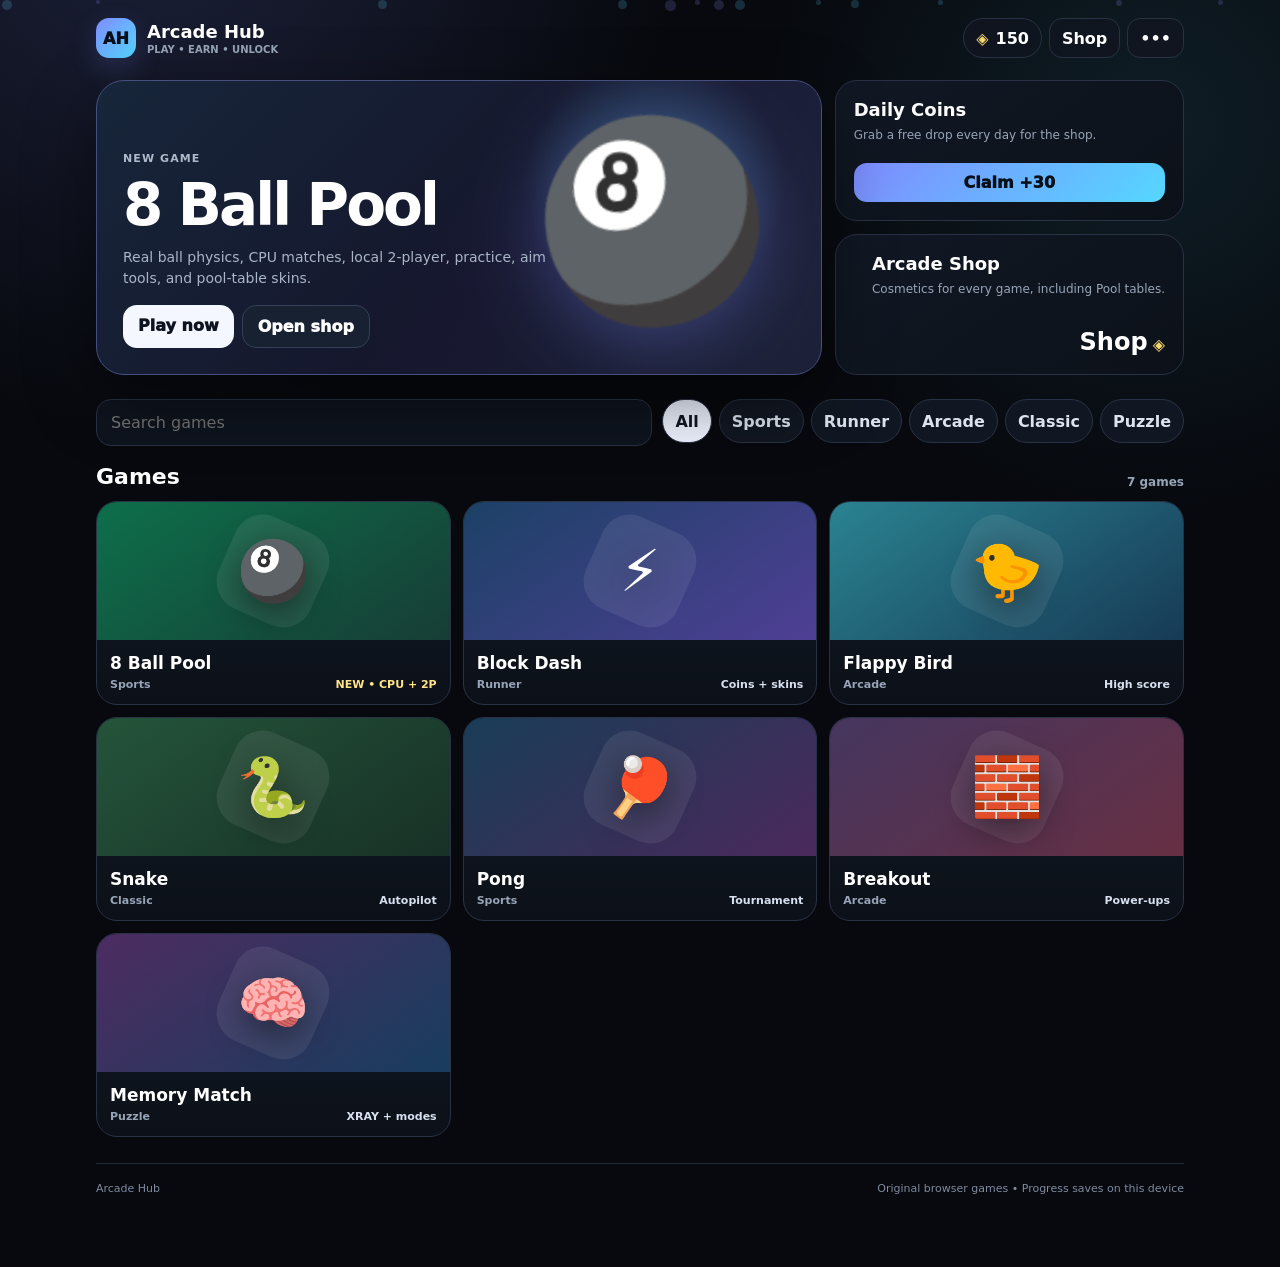
<file: index.html>
<!doctype html>
<html lang="en">
<head>
<meta charset="utf-8">
<meta name="viewport" content="width=device-width,initial-scale=1,viewport-fit=cover">
<meta name="theme-color" content="#07090e">
<title>Arcade Hub</title>
<style>
*{box-sizing:border-box}html,body{margin:0;min-height:100%;background:#07090e;color:#fff;font-family:-apple-system,BlinkMacSystemFont,"Segoe UI",system-ui,sans-serif}
body{--accent:#7f8cff;--accent2:#55d7ff;--panel:#10151f;--panel2:#151c29;--border:#293244;--muted:#98a5b8;background:radial-gradient(circle at 12% -8%,color-mix(in srgb,var(--accent) 18%,transparent),transparent 30%),radial-gradient(circle at 90% 10%,color-mix(in srgb,var(--accent2) 10%,transparent),transparent 24%),#07090e;min-height:100vh}
body[data-theme="theme-cyber"]{--accent:#8d7cff;--accent2:#4bd9ff}body[data-theme="theme-sunset"]{--accent:#ff8a63;--accent2:#ff5d91}body[data-theme="theme-toxic"]{--accent:#91ef65;--accent2:#36db83}
a,button,input{font:inherit}.wrap{width:min(1120px,100%);margin:auto;padding:18px 16px 72px}.nav{display:flex;align-items:center;justify-content:space-between;gap:12px;margin-bottom:22px}.brand{display:flex;align-items:center;gap:11px;min-width:0}.mark{width:40px;height:40px;display:grid;place-items:center;border-radius:13px;background:linear-gradient(135deg,var(--accent),var(--accent2));color:#071018;font-weight:1000;box-shadow:0 10px 28px color-mix(in srgb,var(--accent) 20%,transparent)}.brandText h1{font-size:18px;margin:0;user-select:none;cursor:pointer}.brandText span{display:block;color:var(--muted);font-size:10px;font-weight:800;margin-top:2px}.actions{display:flex;align-items:center;gap:7px}.navBtn,.wallet{height:40px;border:1px solid var(--border);background:rgba(16,21,31,.88);color:#fff;border-radius:13px;padding:0 12px;text-decoration:none;font-weight:850;display:flex;align-items:center;gap:7px}.wallet{border-radius:999px}.wallet b{color:#f7d66d}
.toolsWrap{position:relative}.toolsMenu{position:absolute;right:0;top:47px;width:172px;padding:7px;border:1px solid var(--border);background:#0e141e;border-radius:15px;box-shadow:0 20px 60px #0009;z-index:20;display:grid;gap:6px}.toolsMenu.hidden{display:none}.toolsMenu button{border:1px solid #293246;background:#151d29;color:#fff;border-radius:11px;padding:10px;text-align:left;font-weight:800}
.hero{display:grid;grid-template-columns:1.35fr .65fr;gap:13px;margin-bottom:24px}.feature{min-height:295px;border-radius:28px;overflow:hidden;position:relative;border:1px solid color-mix(in srgb,var(--accent) 32%,var(--border));background:linear-gradient(135deg,#17263a,#15162c 58%,#0c1018);box-shadow:0 24px 70px #0007}.featureArt{position:absolute;inset:0;background:radial-gradient(circle at 77% 35%,color-mix(in srgb,var(--accent2) 30%,transparent),transparent 22%),linear-gradient(120deg,transparent 48%,color-mix(in srgb,var(--accent) 14%,transparent))}.featureBolt{position:absolute;right:7%;top:10%;font-size:clamp(95px,20vw,190px);filter:drop-shadow(0 12px 38px color-mix(in srgb,var(--accent) 35%,transparent));transform:rotate(-7deg)}.featureContent{position:relative;z-index:2;height:100%;padding:26px;display:flex;flex-direction:column;justify-content:flex-end;max-width:68%}.eyebrow{color:#aeb9ca;font-size:11px;font-weight:900;text-transform:uppercase;letter-spacing:.1em;margin-bottom:6px}.feature h2{margin:0;font-size:clamp(32px,7vw,58px);letter-spacing:-.05em}.feature p{margin:8px 0 17px;color:#aab5c7;line-height:1.45;font-size:14px}.heroActions{display:flex;gap:8px;flex-wrap:wrap}.playBtn,.ghostBtn{border:0;text-decoration:none;border-radius:14px;padding:11px 15px;font-weight:950}.playBtn{background:#f4f7ff;color:#0d1320}.ghostBtn{background:#172131;border:1px solid #334057;color:#fff}
.side{display:grid;grid-template-rows:1fr 1fr;gap:13px}.sideCard{border:1px solid var(--border);background:linear-gradient(145deg,#111824,#0c1119);border-radius:22px;padding:18px;display:flex;flex-direction:column;justify-content:space-between;min-height:138px}.sideCard b{font-size:18px}.sideCard p{margin:7px 0 12px;color:var(--muted);font-size:12px;line-height:1.4}.dailyBtn{border:0;border-radius:13px;background:linear-gradient(135deg,var(--accent),var(--accent2));color:#071018;padding:10px;font-weight:950}.dailyBtn:disabled{opacity:.45}.shopLink{display:flex;justify-content:space-between;align-items:end;text-decoration:none;color:#fff}.shopLink strong{font-size:24px}.shopLink span{color:#f6d66d;font-weight:900}
.toolbar{display:grid;grid-template-columns:1fr auto;gap:10px;margin-bottom:12px}.search{width:100%;border:1px solid var(--border);background:#0e141e;color:#fff;border-radius:15px;padding:13px 14px;font-size:16px;outline:none}.search:focus{border-color:var(--accent)}.filters{display:flex;gap:7px;overflow:auto;padding-bottom:3px}.filter{white-space:nowrap;border:1px solid var(--border);background:#111722;color:#dbe3ef;border-radius:999px;padding:9px 12px;font-weight:850}.filter.active{background:#eef3ff;color:#101521}.sectionHead{display:flex;justify-content:space-between;align-items:end;margin:18px 0 12px}.sectionHead h3{margin:0;font-size:22px}.sectionHead span{color:var(--muted);font-size:12px;font-weight:800}.grid{display:grid;grid-template-columns:repeat(3,minmax(0,1fr));gap:12px}.card{min-width:0;border:1px solid var(--border);background:linear-gradient(180deg,#111824,#0c1119);border-radius:21px;overflow:hidden;text-decoration:none;color:#fff;transition:transform .16s ease,border-color .16s ease}.card:active{transform:scale(.985)}.art{height:138px;position:relative;overflow:hidden;display:flex;align-items:center;justify-content:center;font-size:58px}.art:before{content:"";position:absolute;width:100px;height:100px;border-radius:30px;background:rgba(255,255,255,.08);transform:rotate(24deg)}.art span{position:relative;z-index:1;filter:drop-shadow(0 10px 18px #0007)}.cardBody{padding:13px}.name{font-weight:900;font-size:17px}.meta{display:flex;justify-content:space-between;gap:8px;margin-top:5px;color:var(--muted);font-size:11px;font-weight:800}.badge{color:#d7e0ef}.newBadge{color:#ffe28a}.footer{margin-top:26px;padding-top:18px;border-top:1px solid #202838;color:#7f8ba0;font-size:11px;display:flex;justify-content:space-between;gap:10px}.toast{position:fixed;left:50%;bottom:18px;transform:translateX(-50%) translateY(18px);opacity:0;background:#111824;border:1px solid #30394d;border-radius:999px;padding:10px 14px;font-weight:850;transition:.18s ease;z-index:999999;pointer-events:none;max-width:88vw;text-align:center}.toast.show{opacity:1;transform:translateX(-50%) translateY(0)}
#arcadeAdminBtn,#arcadeAIButton,#arcadeAudioButton,#arcadeNowPlaying{display:none!important}
@media(max-width:760px){.hero{grid-template-columns:1fr}.side{grid-template-columns:1fr 1fr;grid-template-rows:auto}.feature{min-height:270px}.featureContent{max-width:76%;padding:20px}.grid{grid-template-columns:repeat(2,minmax(0,1fr))}.toolbar{grid-template-columns:1fr}.filters{order:2}.navBtn{padding:0 10px}.wallet{padding:0 10px}}
@media(max-width:420px){.wrap{padding-left:12px;padding-right:12px}.brandText span{display:none}.feature{min-height:255px}.featureContent{max-width:82%}.feature p{font-size:12px}.featureBolt{right:1%;opacity:.72}.side{grid-template-columns:1fr 1fr;gap:8px}.sideCard{padding:14px;min-height:126px}.grid{gap:9px}.art{height:112px;font-size:48px}.cardBody{padding:11px}.name{font-size:15px}.meta{font-size:10px}.wallet{font-size:13px}.footer{flex-direction:column}}
</style>
</head>
<body>
<div class="wrap">
  <header class="nav">
    <div class="brand"><div class="mark">AH</div><div class="brandText"><h1 id="hubTitle">Arcade Hub</h1><span>PLAY • EARN • UNLOCK</span></div></div>
    <div class="actions">
      <a class="wallet" href="shop.html"><b>◈</b><span id="wallet">0</span></a>
      <a class="navBtn" href="shop.html">Shop</a>
      <div class="toolsWrap"><button class="navBtn" id="toolsBtn">•••</button><div class="toolsMenu hidden" id="toolsMenu"><button id="musicTool">Music</button><button id="aiTool">Arcade AI</button><button id="adminTool">Admin hint</button></div></div>
    </div>
  </header>
  <section class="hero">
    <article class="feature">
      <div class="featureArt"></div><div class="featureBolt" id="featureIcon">🎱</div>
      <div class="featureContent"><div class="eyebrow" id="featureEyebrow">New game</div><h2 id="featureName">8 Ball Pool</h2><p id="featureText">Real ball physics, CPU matches, local 2-player, practice, aim tools, and pool-table skins.</p><div class="heroActions"><a class="playBtn" id="featurePlay" href="games/pool.html">Play now</a><a class="ghostBtn" href="shop.html">Open shop</a></div></div>
    </article>
    <div class="side">
      <article class="sideCard"><div><b>Daily Coins</b><p>Grab a free drop every day for the shop.</p></div><button class="dailyBtn" id="dailyBtn">Claim +30</button></article>
      <a class="sideCard shopLink" href="shop.html"><div><b>Arcade Shop</b><p>Cosmetics for every game, including Pool tables.</p></div><div><strong>Shop</strong> <span>◈</span></div></a>
    </div>
  </section>
  <div class="toolbar"><input class="search" id="q" placeholder="Search games" autocomplete="off"><div class="filters" id="filters"></div></div>
  <div class="sectionHead"><h3>Games</h3><span id="count"></span></div>
  <main class="grid" id="grid"></main>
  <footer class="footer"><span>Arcade Hub</span><span>Original browser games • Progress saves on this device</span></footer>
</div>
<div class="toast" id="toast"></div>
<script src="arcade-economy.js"></script>
<script src="admin.js"></script>
<script>
const games=[
  {id:'pool',name:'8 Ball Pool',url:'games/pool.html',icon:'🎱',cat:'Sports',tag:'NEW • CPU + 2P',grad:['#0d6f4b','#173d35'],desc:'Real ball physics, CPU matches, local 2-player, practice, aim tools, and pool-table skins.'},
  {id:'dash',name:'Block Dash',url:'games/block-dash.html',icon:'⚡',cat:'Runner',tag:'Coins + skins',grad:['#1c4166','#4f3f95'],desc:'Jump, survive, collect coins, and unlock new vibes.'},
  {id:'flappy',name:'Flappy Bird',url:'games/flappy-square.html',icon:'🐤',cat:'Arcade',tag:'High score',grad:['#2a8391','#173a56'],desc:'Fly through an endless run of increasingly difficult pipes.'},
  {id:'snake',name:'Snake',url:'games/snake.html',icon:'🐍',cat:'Classic',tag:'Autopilot',grad:['#24543a','#183126'],desc:'Classic snake with modern visuals and smart AI tools.'},
  {id:'pong',name:'Pong',url:'games/pong.html',icon:'🏓',cat:'Sports',tag:'Tournament',grad:['#193d56','#4b295d'],desc:'Quick matches, tournament mode, local 2-player, and skins.'},
  {id:'breakout',name:'Breakout',url:'games/breakout.html',icon:'🧱',cat:'Arcade',tag:'Power-ups',grad:['#45365f','#672f43'],desc:'Full-screen brick breaker with levels and power-ups.'},
  {id:'memory',name:'Memory Match',url:'games/memory.html',icon:'🧠',cat:'Puzzle',tag:'XRAY + modes',grad:['#4d2c61','#183d5e'],desc:'Flip cards, find pairs, beat your best time, and earn coins.'}
];
const econ=window.ArcadeEconomy,q=document.getElementById('q'),grid=document.getElementById('grid'),filters=document.getElementById('filters'),wallet=document.getElementById('wallet'),toast=document.getElementById('toast');let filter='All';
function msg(t){toast.textContent=t;toast.classList.add('show');clearTimeout(msg.t);msg.t=setTimeout(()=>toast.classList.remove('show'),1700)}
function applyTheme(){document.body.dataset.theme=econ.currentTheme()}
function syncWallet(){wallet.textContent=econ.balance();dailyBtn.disabled=!econ.dailyAvailable();dailyBtn.textContent=econ.dailyAvailable()?'Claim +30':'Claimed today'}
function renderFilters(){const cats=['All',...new Set(games.map(g=>g.cat))];filters.innerHTML=cats.map(c=>`<button class="filter ${c===filter?'active':''}" data-cat="${c}">${c}</button>`).join('');filters.querySelectorAll('[data-cat]').forEach(b=>b.onclick=()=>{filter=b.dataset.cat;renderFilters();draw()})}
function draw(){const term=q.value.trim().toLowerCase();const list=games.filter(g=>(filter==='All'||g.cat===filter)&&(!term||g.name.toLowerCase().includes(term)||g.cat.toLowerCase().includes(term)));count.textContent=list.length+' game'+(list.length===1?'':'s');grid.innerHTML=list.map(g=>`<a class="card" data-game="${g.id}" href="${g.url}"><div class="art" style="background:linear-gradient(145deg,${g.grad[0]},${g.grad[1]})"><span>${g.icon}</span></div><div class="cardBody"><div class="name">${g.name}</div><div class="meta"><span>${g.cat}</span><span class="badge ${g.id==='pool'?'newBadge':''}">${g.tag}</span></div></div></a>`).join('');grid.querySelectorAll('[data-game]').forEach(a=>a.onclick=()=>localStorage.setItem('arcadeLastGame',a.dataset.game))}
function setFeature(){const id=localStorage.getItem('arcadeLastGame'),g=games.find(x=>x.id===id)||games[0];featureEyebrow.textContent=id?'Continue playing':g.id==='pool'?'New game':'Featured game';featureName.textContent=g.name;featureText.textContent=g.desc;featureIcon.textContent=g.icon;featurePlay.href=g.url;featurePlay.onclick=()=>localStorage.setItem('arcadeLastGame',g.id)}
dailyBtn.onclick=()=>{const r=econ.claimDaily();if(r.ok)msg('+30 Arcade Coins');syncWallet()};
q.oninput=draw;window.addEventListener('arcade-economy-change',()=>{syncWallet();applyTheme()});
const toolsBtn=document.getElementById('toolsBtn'),toolsMenu=document.getElementById('toolsMenu'),adminTool=document.getElementById('adminTool');
const adminHints=[
  'Hint 1: Something in the Arcade Hub name is more clickable than it looks.',
  'Hint 2: Try tapping the Arcade Hub title several times quickly.',
  'Hint 3: Five quick taps opens a hidden lock.',
  'Final hint: The lock code is 1299.'
];
const HINT_COOLDOWN=5*60*1000,HINT_STEP_KEY='arcadeAdminHintStepV2',HINT_TIME_KEY='arcadeAdminHintNextV2';
let adminHintStep=Math.max(0,Math.min(adminHints.length-1,Number(localStorage.getItem(HINT_STEP_KEY)||0))),titleTapCount=0,titleTapTimer=null;
function hintCooldownLeft(){return Math.max(0,Number(localStorage.getItem(HINT_TIME_KEY)||0)-Date.now())}
function waitText(ms){const total=Math.max(1,Math.ceil(ms/1000)),m=Math.floor(total/60),s=total%60;return m?`${m}m ${s}s`:`${s}s`}
function refreshAdminToolLabel(){if(window.ArcadeAdmin?.isUnlocked?.()){adminTool.textContent='Admin panel';return}const left=hintCooldownLeft();adminTool.textContent=left>0?`Admin hint • ${Math.ceil(left/60000)}m`:'Admin hint'}
function showAdminHint(){const left=hintCooldownLeft();if(left>0){msg(`Next admin hint in ${waitText(left)}`);return}const i=Math.min(adminHintStep,adminHints.length-1);msg(adminHints[i]);if(i<adminHints.length-1){adminHintStep=i+1;localStorage.setItem(HINT_STEP_KEY,String(adminHintStep));localStorage.setItem(HINT_TIME_KEY,String(Date.now()+HINT_COOLDOWN))}refreshAdminToolLabel()}
toolsBtn.onclick=e=>{e.stopPropagation();toolsMenu.classList.toggle('hidden');refreshAdminToolLabel()};
document.addEventListener('click',e=>{if(!toolsMenu.contains(e.target)&&e.target!==toolsBtn)toolsMenu.classList.add('hidden')});
musicTool.onclick=async()=>{if(window.ArcadeVibes?.toggle)await window.ArcadeVibes.toggle(true);else window.dispatchEvent(new Event('arcade-vibes-toggle'));toolsMenu.classList.add('hidden')};
aiTool.onclick=()=>{document.getElementById('arcadeAIButton')?.click();toolsMenu.classList.add('hidden')};
adminTool.onclick=()=>{if(window.ArcadeAdmin?.isUnlocked?.()){document.getElementById('arcadeAdminBtn')?.click()}else showAdminHint();toolsMenu.classList.add('hidden')};
hubTitle.addEventListener('click',()=>{if(window.ArcadeAdmin?.isUnlocked?.())return;titleTapCount++;clearTimeout(titleTapTimer);if(titleTapCount===2)msg('You found something. Keep tapping quickly.');if(titleTapCount===4)msg('Almost there… one more.');titleTapTimer=setTimeout(()=>titleTapCount=0,2600)});
applyTheme();syncWallet();renderFilters();setFeature();draw();refreshAdminToolLabel();
</script>
</body>
</html>
</file>
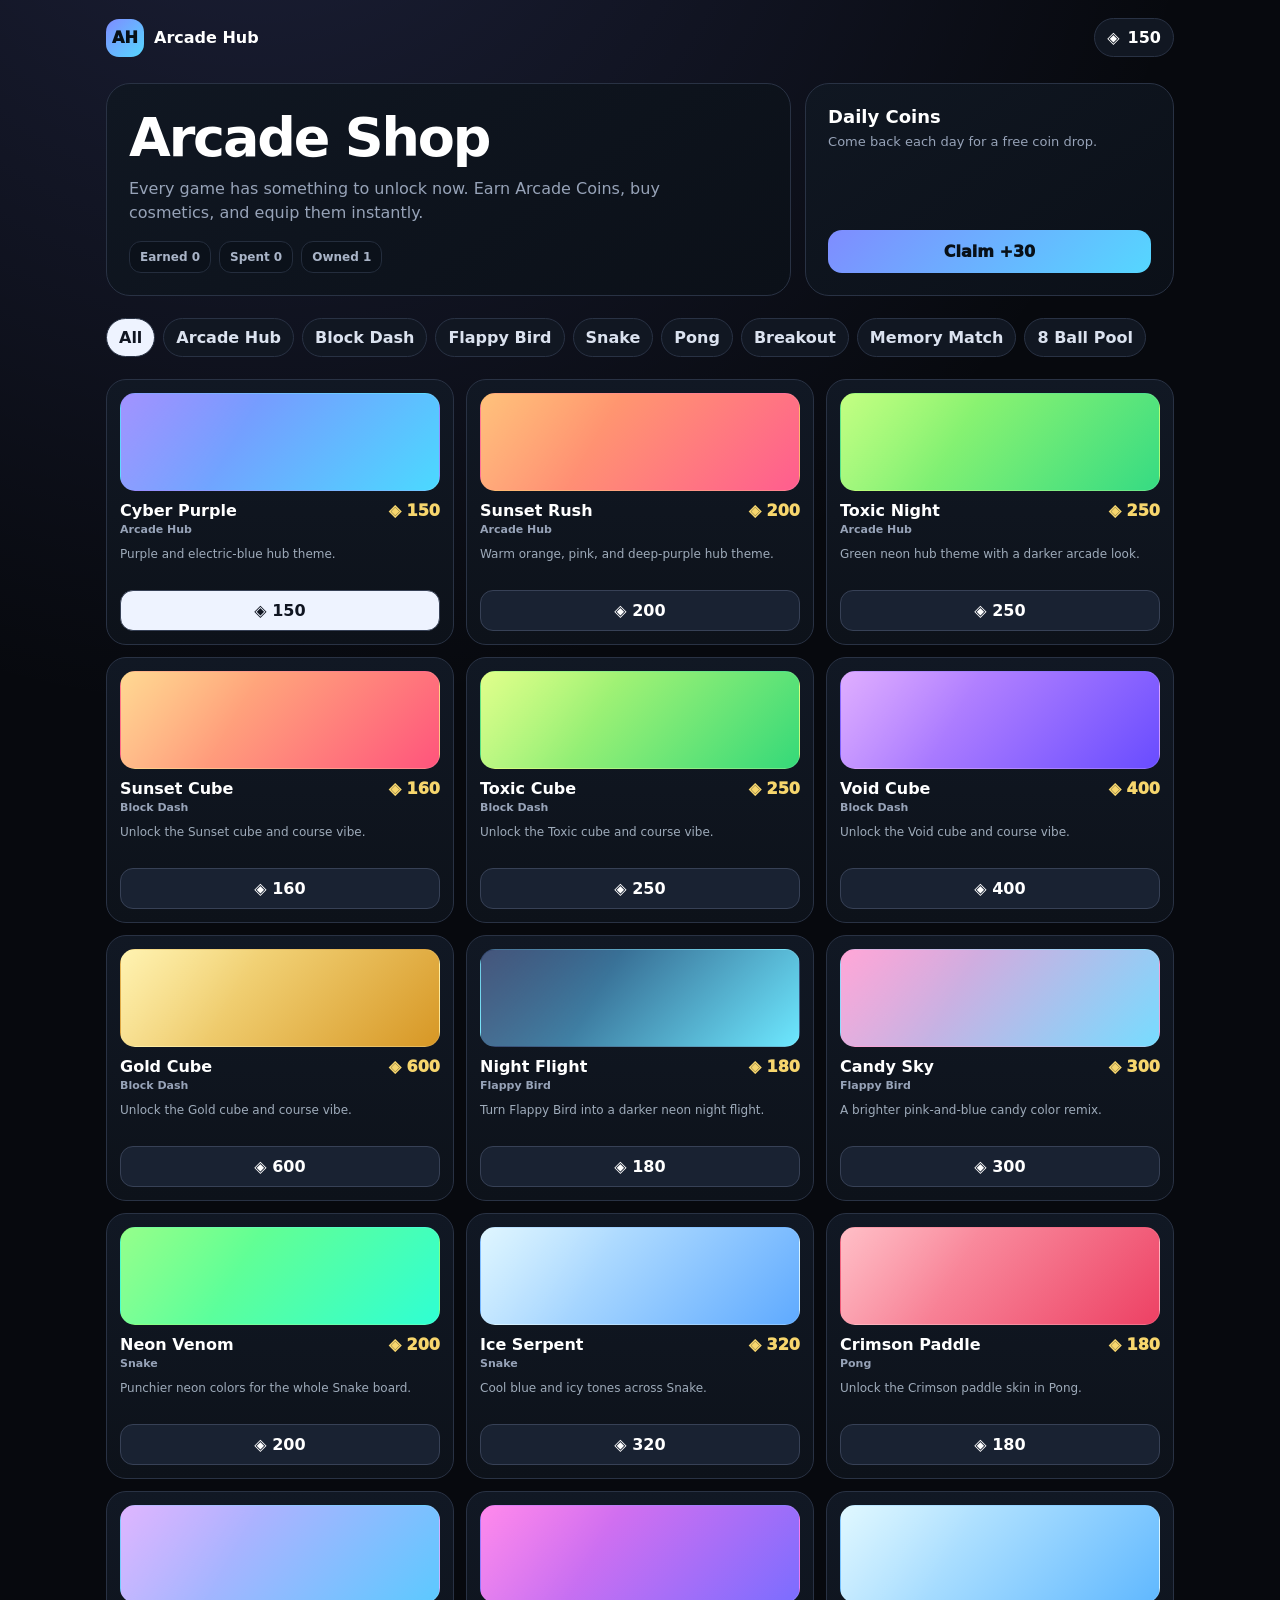
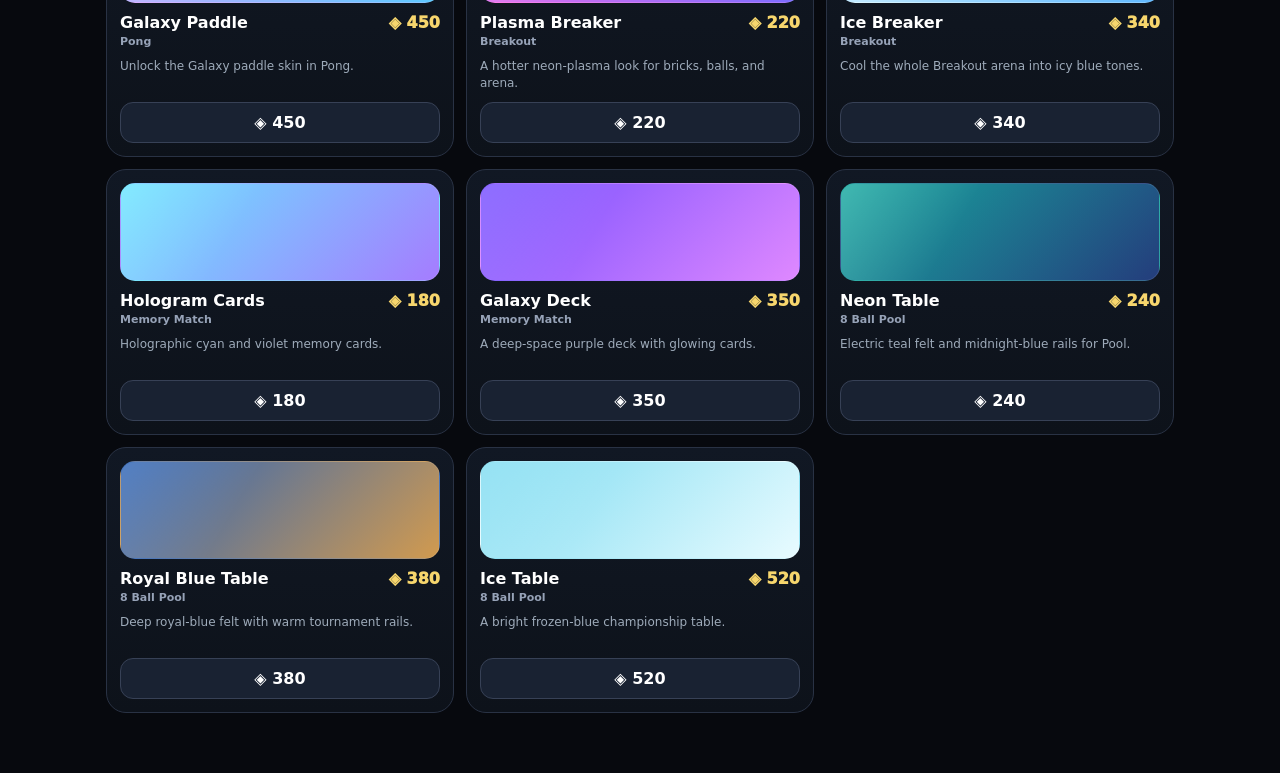
<file: shop.html>
<!doctype html>
<html lang="en">
<head>
<meta charset="utf-8">
<meta name="viewport" content="width=device-width,initial-scale=1,viewport-fit=cover">
<meta name="theme-color" content="#080b12">
<title>Arcade Shop</title>
<style>
*{box-sizing:border-box}html,body{margin:0;min-height:100%;background:#07090e;color:#fff;font-family:-apple-system,BlinkMacSystemFont,"Segoe UI",system-ui,sans-serif}body{--accent:#7f8cff;--accent2:#55d7ff;--panel:#10151f;--panel2:#151c29;--border:#293244;--muted:#97a3b8;background:radial-gradient(circle at 20% -10%,color-mix(in srgb,var(--accent) 18%,transparent),transparent 34%),#07090e}body[data-theme="theme-sunset"]{--accent:#ff8a63;--accent2:#ff5d91}body[data-theme="theme-toxic"]{--accent:#91ef65;--accent2:#36db83}body[data-theme="theme-cyber"]{--accent:#8d7cff;--accent2:#4bd9ff}a,button{font:inherit}.wrap{width:min(1100px,100%);margin:auto;padding:18px 16px 60px}.nav{display:flex;align-items:center;justify-content:space-between;gap:12px;margin-bottom:26px}.brand{display:flex;align-items:center;gap:10px;text-decoration:none;color:#fff;font-weight:900}.mark{width:38px;height:38px;border-radius:13px;display:grid;place-items:center;background:linear-gradient(135deg,var(--accent),var(--accent2));color:#081018;font-weight:1000}.wallet{display:flex;align-items:center;gap:8px;background:#111722;border:1px solid var(--border);border-radius:999px;padding:9px 12px;font-weight:900}.hero{display:grid;grid-template-columns:1.3fr .7fr;gap:14px;margin-bottom:22px}.heroCard,.daily{border:1px solid var(--border);background:linear-gradient(145deg,#101722,#0b1018);border-radius:24px;padding:22px}.heroCard h1{font-size:clamp(30px,7vw,54px);margin:0 0 8px;letter-spacing:-.04em}.heroCard p{margin:0;color:var(--muted);max-width:620px;line-height:1.5}.daily{display:flex;flex-direction:column;justify-content:space-between}.daily b{font-size:18px}.daily p{color:var(--muted);margin:7px 0 14px;font-size:13px}.claim{border:0;border-radius:14px;background:linear-gradient(135deg,var(--accent),var(--accent2));color:#081018;padding:12px;font-weight:950}.claim:disabled{opacity:.45}.stats{display:flex;gap:8px;flex-wrap:wrap;margin-top:16px}.stat{padding:8px 10px;border-radius:12px;background:#0b111a;border:1px solid #242d3d;color:#a9b4c7;font-size:12px;font-weight:800}.filters{display:flex;gap:8px;overflow:auto;padding-bottom:6px;margin:14px 0 16px}.filter{white-space:nowrap;border:1px solid var(--border);background:#111722;color:#dbe2ef;border-radius:999px;padding:9px 12px;font-weight:850}.filter.active{background:#eef3ff;color:#101521}.grid{display:grid;grid-template-columns:repeat(3,minmax(0,1fr));gap:12px}.item{min-width:0;border:1px solid var(--border);background:linear-gradient(180deg,#111824,#0d121a);border-radius:20px;padding:13px;display:flex;flex-direction:column;gap:10px}.preview{height:98px;border-radius:15px;position:relative;overflow:hidden;border:1px solid rgba(255,255,255,.1)}.preview:after{content:"";position:absolute;inset:0;background:linear-gradient(120deg,rgba(255,255,255,.18),transparent 38%)}.meta{display:flex;justify-content:space-between;gap:8px;align-items:flex-start}.meta h3{margin:0;font-size:16px}.game{color:var(--muted);font-size:11px;font-weight:850;margin-top:3px}.desc{color:#9eabba;font-size:12px;line-height:1.4;min-height:34px}.buy{margin-top:auto;border:1px solid #374156;background:#192232;color:#fff;border-radius:13px;padding:10px 11px;font-weight:900}.buy.primary{background:#eef3ff;color:#101521}.price{font-weight:950;color:#f7d66d}.toast{position:fixed;left:50%;bottom:20px;transform:translateX(-50%) translateY(20px);opacity:0;pointer-events:none;background:#121925;border:1px solid #30394d;padding:10px 14px;border-radius:999px;font-weight:850;transition:.18s ease;z-index:10;max-width:88vw;text-align:center}.toast.show{opacity:1;transform:translateX(-50%) translateY(0)}@media(max-width:760px){.hero{grid-template-columns:1fr}.grid{grid-template-columns:repeat(2,minmax(0,1fr))}.heroCard,.daily{padding:18px}}@media(max-width:420px){.grid{grid-template-columns:1fr 1fr;gap:9px}.item{padding:10px}.preview{height:78px}.desc{font-size:11px}.wallet{padding:8px 10px;font-size:13px}.heroCard h1{font-size:34px}}
</style>
</head>
<body>
<div class="wrap">
  <div class="nav">
    <a class="brand" href="index.html"><span class="mark">AH</span><span>Arcade Hub</span></a>
    <div class="wallet"><span>◈</span><span id="wallet">0</span></div>
  </div>

  <section class="hero">
    <div class="heroCard">
      <h1>Arcade Shop</h1>
      <p>Every game has something to unlock now. Earn Arcade Coins, buy cosmetics, and equip them instantly.</p>
      <div class="stats"><span class="stat" id="earnedStat">Earned 0</span><span class="stat" id="spentStat">Spent 0</span><span class="stat" id="ownedStat">Owned 1</span></div>
    </div>
    <div class="daily">
      <div><b>Daily Coins</b><p>Come back each day for a free coin drop.</p></div>
      <button class="claim" id="dailyBtn">Claim +30</button>
    </div>
  </section>

  <div class="filters" id="filters"></div>
  <div class="grid" id="grid"></div>
</div>
<div class="toast" id="toast"></div>
<script src="arcade-economy.js"></script>
<script>
const econ=window.ArcadeEconomy,grid=document.getElementById('grid'),wallet=document.getElementById('wallet'),toast=document.getElementById('toast'),dailyBtn=document.getElementById('dailyBtn');
let filter='All';
function currentGameSkin(type){try{if(type==='pongSkin')return JSON.parse(localStorage.getItem('pongProfileV2')||'{}').skin;if(type==='dashSkin')return JSON.parse(localStorage.getItem('blockDashProfileV2')||'{}').skin}catch{}return null}
function equipped(it){if(it.type==='theme')return econ.currentTheme()===it.id;if(it.type==='gameSkin')return econ.gameCosmetic(it.gameKey)===it.skin;return currentGameSkin(it.type)===it.skin}
function message(text){toast.textContent=text;toast.classList.add('show');clearTimeout(message.t);message.t=setTimeout(()=>toast.classList.remove('show'),1500)}
function sync(){
  const s=econ.state();document.body.dataset.theme=econ.currentTheme();wallet.textContent=s.coins;earnedStat.textContent='Earned '+(s.earned||0);spentStat.textContent='Spent '+(s.spent||0);ownedStat.textContent='Owned '+s.owned.length;
  dailyBtn.disabled=!econ.dailyAvailable();dailyBtn.textContent=econ.dailyAvailable()?'Claim +30':'Claimed today';
}
function categories(){return['All',...new Set(econ.catalog().map(x=>x.game))]}
function renderFilters(){filters.innerHTML=categories().map(c=>`<button class="filter ${c===filter?'active':''}" data-cat="${c}">${c}</button>`).join('');filters.querySelectorAll('[data-cat]').forEach(b=>b.onclick=()=>{filter=b.dataset.cat;renderFilters();render()})}
function render(){
  const items=econ.catalog().filter(x=>filter==='All'||x.game===filter);
  grid.innerHTML=items.map(it=>{
    const own=econ.owns(it.id),eq=equipped(it),can=econ.balance()>=it.price;
    const label=own?(eq?'Equipped':'Equip'):`◈ ${it.price}`;
    return `<article class="item"><div class="preview" style="background:linear-gradient(135deg,${it.preview[0]},${it.preview[1]})"></div><div class="meta"><div><h3>${it.name}</h3><div class="game">${it.game}</div></div>${!own?`<span class="price">◈ ${it.price}</span>`:''}</div><div class="desc">${it.desc}</div><button class="buy ${own||can?'primary':''}" data-buy="${it.id}">${label}</button></article>`
  }).join('');
  grid.querySelectorAll('[data-buy]').forEach(btn=>btn.onclick=()=>{
    const id=btn.dataset.buy,it=econ.item(id);
    if(econ.owns(id)){
      if(equipped(it)){message('Already equipped');return}
      econ.equip(id);message(`${it.name} equipped`);sync();render();return
    }
    const r=econ.purchase(id);
    if(!r.ok){message(r.error||'Could not buy item');return}
    econ.equip(id);message(`${it.name} purchased and equipped`);sync();render();
  })
}
dailyBtn.onclick=()=>{const r=econ.claimDaily();if(r.ok)message('+30 Arcade Coins');sync();render()};
window.addEventListener('arcade-economy-change',()=>{sync();render()});
window.addEventListener('arcade-cosmetic-change',()=>render());
sync();renderFilters();render();
</script>
</body>
</html>
</file>
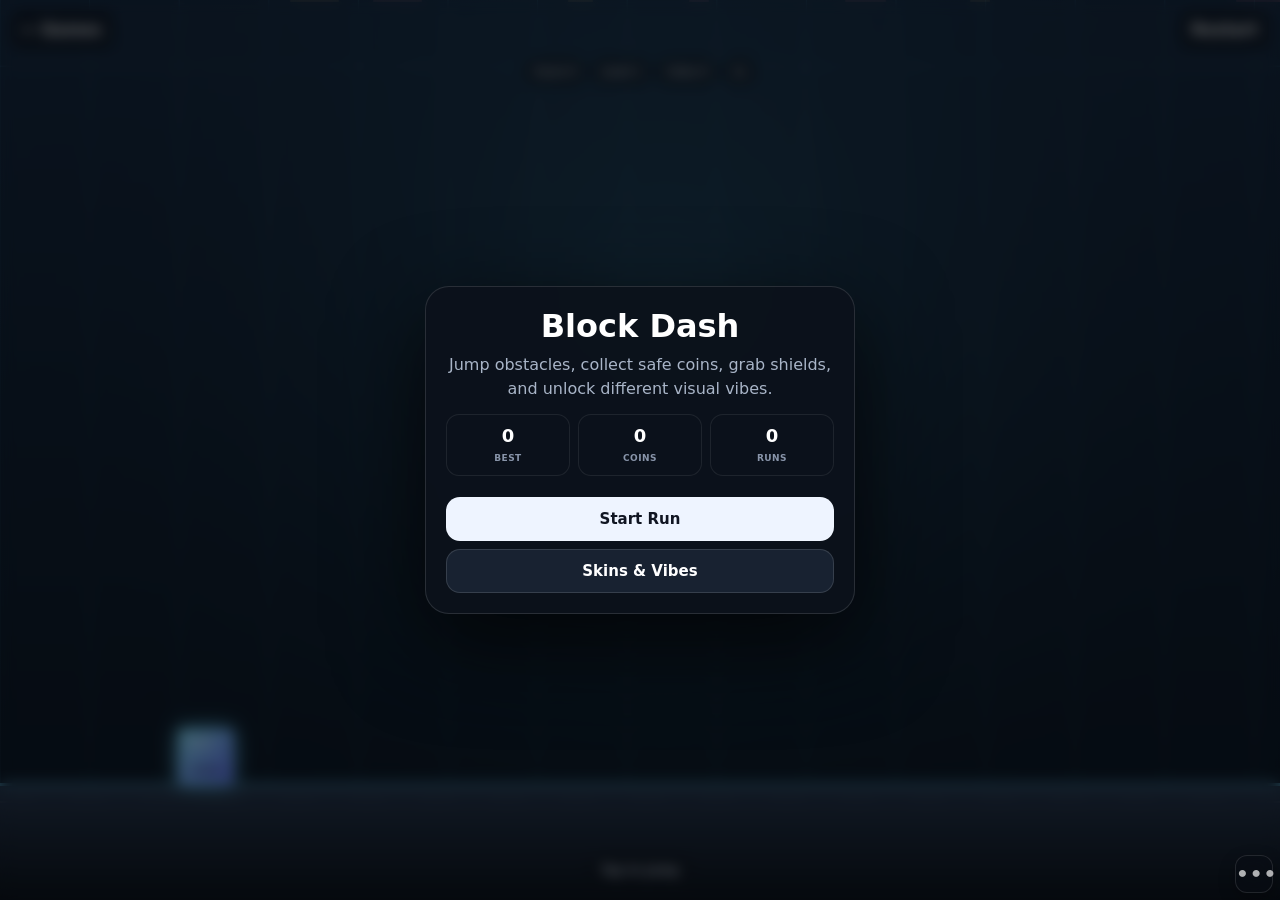
<file: games/block-dash.html>
<!doctype html>
<html lang="en">
<head>
<meta charset="utf-8">
<meta name="viewport" content="width=device-width,initial-scale=1,maximum-scale=1,user-scalable=no,viewport-fit=cover">
<meta name="theme-color" content="#080b12">
<title>Block Dash - Arcade Hub</title>
<style>
*{box-sizing:border-box}
html,body{margin:0;width:100%;height:100%;overflow:hidden;background:#06090f;color:#fff;font-family:-apple-system,BlinkMacSystemFont,"Segoe UI",system-ui,sans-serif}
button,a{font:inherit}
#game{position:fixed;inset:0;width:100vw;height:100vh;display:block;touch-action:none;background:#09111d}
@supports(height:100dvh){#game{height:100dvh}}
.top{position:fixed;z-index:40;top:max(10px,env(safe-area-inset-top));left:10px;right:10px;display:flex;justify-content:space-between;align-items:center;gap:8px;pointer-events:none}
.top a,.top button{pointer-events:auto;color:#fff;background:rgba(9,14,23,.76);border:1px solid rgba(255,255,255,.14);padding:9px 11px;border-radius:12px;text-decoration:none;font-weight:850;backdrop-filter:blur(12px)}
#hud{position:fixed;z-index:25;top:max(58px,calc(env(safe-area-inset-top) + 48px));left:50%;transform:translateX(-50%);display:flex;gap:5px;align-items:center;pointer-events:none;max-width:94vw}
.pill{padding:7px 9px;border-radius:999px;border:1px solid rgba(255,255,255,.1);background:rgba(8,13,21,.64);backdrop-filter:blur(10px);font-size:10px;font-weight:850;color:#d6deeb;white-space:nowrap}
#hint{position:fixed;z-index:22;left:50%;bottom:max(14px,env(safe-area-inset-bottom));transform:translateX(-50%);padding:8px 12px;border-radius:999px;border:1px solid rgba(255,255,255,.1);background:rgba(8,13,21,.66);font-size:12px;font-weight:800;color:#d3dbe8;pointer-events:none;white-space:nowrap;max-width:75vw;overflow:hidden;text-overflow:ellipsis}
#overlay{position:fixed;z-index:1000;inset:0;display:grid;place-items:center;padding:max(82px,calc(env(safe-area-inset-top) + 70px)) 18px max(82px,calc(env(safe-area-inset-bottom) + 70px));background:rgba(4,7,12,.58);backdrop-filter:blur(7px)}
#overlay.hidden{display:none}
.panel{width:min(92vw,430px);max-height:76dvh;overflow:auto;-webkit-overflow-scrolling:touch;background:rgba(12,18,28,.96);border:1px solid rgba(255,255,255,.12);border-radius:24px;padding:20px;box-shadow:0 28px 90px #000b;text-align:center}
.panel h1,.panel h2{margin:0 0 8px}.panel p{margin:0 0 14px;color:#a9b5c8;line-height:1.45}
.stats{display:grid;grid-template-columns:repeat(3,1fr);gap:8px;margin:13px 0}.stat{background:#0b111b;border:1px solid rgba(255,255,255,.08);border-radius:13px;padding:10px 6px}.stat b{display:block;font-size:18px}.stat span{font-size:9px;color:#8995aa;text-transform:uppercase;font-weight:850;letter-spacing:.05em}
.big{width:100%;border:1px solid rgba(255,255,255,.13);background:#eef4ff;color:#101522;border-radius:14px;padding:12px;font-weight:900;font-size:15px;margin-top:8px}.big.secondary{background:#182231;color:#fff}
.skinGrid{display:grid;grid-template-columns:1fr 1fr;gap:8px;margin:12px 0}.skinCard{border:1px solid rgba(255,255,255,.11);background:#121a27;color:#fff;border-radius:14px;padding:10px;text-align:left;font-weight:850}.skinCard.selected{outline:2px solid #72ddff}.skinCard.locked{opacity:.62}.swatch{height:30px;border-radius:9px;margin-bottom:8px}.skinCard small{display:block;color:#8f9db2;margin-top:4px;font-size:10px;line-height:1.25}.shopTop{display:flex;justify-content:space-between;align-items:center;gap:10px;margin-bottom:8px}.shopTop span{color:#9eacc0;font-size:12px;font-weight:800}
@media(max-width:520px){.top a,.top button{padding:8px 9px;font-size:11px}.pill{font-size:9px;padding:6px 7px}#hud{gap:3px}.panel{padding:17px}.panel h1{font-size:25px}.panel p{font-size:12px}.skinGrid{gap:6px}.skinCard{padding:9px}}
</style>
</head>
<body>
<canvas id="game"></canvas>
<div class="top"><a href="../index.html">← Games</a><button id="restartBtn">Restart</button></div>
<div id="hud"><div class="pill" id="scoreHud">Score 0</div><div class="pill" id="levelHud">Level 1</div><div class="pill" id="coinHud">Coins 0</div><div class="pill" id="speedHud">1x</div></div>
<div id="hint">Tap to jump</div>
<div id="overlay"><div class="panel" id="panel"></div></div>
<script src="../admin.js"></script>
<script>
const canvas=document.getElementById('game'),ctx=canvas.getContext('2d');
const overlay=document.getElementById('overlay'),panel=document.getElementById('panel'),hint=document.getElementById('hint');
const scoreHud=document.getElementById('scoreHud'),levelHud=document.getElementById('levelHud'),coinHud=document.getElementById('coinHud'),speedHud=document.getElementById('speedHud'),restartBtn=document.getElementById('restartBtn');
const PROFILE_KEY='blockDashProfileV2',BEST_KEY='blockDashBest',ADMIN_KEY='arcadeAdminSettings';
const clamp=(v,a,b)=>Math.max(a,Math.min(b,v)),lerp=(a,b,t)=>a+(b-a)*t;

const SKINS={
  neon:{name:'Neon',cost:0,a:'#8ce7ff',b:'#6674ff',accent:'#69dcff',sky1:'#13253b',sky2:'#07101a',ground:'#253349'},
  sunset:{name:'Sunset',cost:20,a:'#ffd07b',b:'#ff547c',accent:'#ff9c72',sky1:'#3b2038',sky2:'#130b18',ground:'#493044'},
  toxic:{name:'Toxic',cost:50,a:'#d9ff72',b:'#35d979',accent:'#8cff74',sky1:'#173526',sky2:'#07140e',ground:'#244332'},
  void:{name:'Void',cost:100,a:'#d89cff',b:'#694cff',accent:'#b087ff',sky1:'#251b3e',sky2:'#090713',ground:'#33284b'},
  gold:{name:'Gold',cost:180,a:'#fff0a0',b:'#d79725',accent:'#ffd45d',sky1:'#3a301b',sky2:'#130f07',ground:'#493c21'}
};
function defaultProfile(){return{coins:0,skin:'neon',unlocked:['neon'],runs:0,totalDistance:0}}
function profile(){try{return{...defaultProfile(),...JSON.parse(localStorage.getItem(PROFILE_KEY)||'{}')}}catch{return defaultProfile()}}
function saveProfile(p){localStorage.setItem(PROFILE_KEY,JSON.stringify(p))}
function activeSkin(){const p=profile();return SKINS[p.skin]||SKINS.neon}
function admin(){return window.ArcadeAdmin?.getSettings?.()||{god:false,speed:1,dashAuto:false,dashPrediction:false}}
function speedValue(){const v=Number(admin().speed);return Number.isFinite(v)&&v>0?v:1}

let W=innerWidth,H=innerHeight,DPR=1,last=performance.now(),groundY=0;
let state='menu',distance=0,best=+(localStorage.getItem(BEST_KEY)||0),level=1,levelFlash=0,cameraShake=0;
let player={x:0,y:0,w:38,h:38,vy:0,onGround:true,rot:0,coyote:0,jumpBuffer:0};
let obstacles=[],particles=[],pickups=[],spawnTravel=0,nextSpawn=300,patternCount=0,runCoins=0,shield=0,autoCooldown=0;

function scale(){return clamp(Math.min(W,H)/430,.82,1.4)}
function gravity(){return clamp(H*2.05,1500,1980)}
function jumpHeight(){return clamp(H*.205,145,185)}
function jumpVelocity(){return Math.sqrt(2*gravity()*jumpHeight())}
function flightTime(){return 2*jumpVelocity()/gravity()}
function baseRunSpeed(){return clamp(W*.46,245,455)}
function levelForDistance(d){return 1+Math.floor(d/700)}
function difficulty(){
  const l=level;
  return{
    speed:baseRunSpeed()*(1+Math.min(.62,(l-1)*.032)),
    patternChance:Math.min(.72,.14+(l-1)*.026)
  };
}
function minRecovery(worldSpeed){
  return Math.max(235*scale(),worldSpeed*Math.min(.72,flightTime()*.76));
}
function resize(){
  W=innerWidth;H=innerHeight;DPR=Math.min(devicePixelRatio||1,2);
  canvas.width=Math.max(1,Math.round(W*DPR));canvas.height=Math.max(1,Math.round(H*DPR));
  canvas.style.width=W+'px';canvas.style.height=H+'px';ctx.setTransform(DPR,0,0,DPR,0,0);
  groundY=H-Math.max(92,H*.13);const s=scale();player.w=player.h=38*s;player.x=Math.max(48,W*.14);
  if(state!=='playing')player.y=groundY-player.h;else player.y=Math.min(player.y,groundY-player.h);
}
addEventListener('resize',()=>{clearTimeout(resize.t);resize.t=setTimeout(resize,60)});

function resetRun(){
  distance=0;level=1;levelFlash=0;cameraShake=0;obstacles=[];particles=[];pickups=[];
  spawnTravel=0;nextSpawn=300;patternCount=0;runCoins=0;shield=0;autoCooldown=0;
  player.vy=0;player.rot=0;player.onGround=true;player.coyote=.11;player.jumpBuffer=0;player.y=groundY-player.h;
  last=performance.now();updateHud();
}
function startGame(){resetRun();state='playing';overlay.classList.add('hidden');hint.textContent=admin().dashAuto?'AUTOPILOT':'Tap to jump'}
function showMenu(){
  state='menu';overlay.classList.remove('hidden');const p=profile();
  panel.innerHTML=`<h1>Block Dash</h1><p>Jump obstacles, collect safe coins, grab shields, and unlock different visual vibes.</p><div class="stats"><div class="stat"><b>${best}</b><span>Best</span></div><div class="stat"><b>${p.coins}</b><span>Coins</span></div><div class="stat"><b>${p.runs}</b><span>Runs</span></div></div><button class="big" id="playBtn">Start Run</button><button class="big secondary" id="skinsBtn">Skins & Vibes</button>`;
  panel.querySelector('#playBtn').onclick=startGame;panel.querySelector('#skinsBtn').onclick=showSkins;
}
function showSkins(){
  const p=profile(),unlocked=new Set(p.unlocked||['neon']);
  panel.innerHTML=`<div class="shopTop"><h2>Skins & Vibes</h2><span>${p.coins} coins</span></div><p>Each skin changes your cube and the atmosphere of the whole course.</p><div class="skinGrid">${Object.entries(SKINS).map(([id,s])=>`<button class="skinCard ${p.skin===id?'selected':''} ${unlocked.has(id)?'':'locked'}" data-skin="${id}"><div class="swatch" style="background:linear-gradient(90deg,${s.a},${s.b})"></div>${s.name}<small>${unlocked.has(id)?(p.skin===id?'Selected':'Owned'):`${s.cost} coins`}</small></button>`).join('')}</div><button class="big secondary" id="backBtn">Back</button>`;
  panel.querySelectorAll('[data-skin]').forEach(btn=>btn.onclick=()=>{
    const id=btn.dataset.skin,s=SKINS[id],q=profile(),u=new Set(q.unlocked||['neon']);
    if(!u.has(id)){
      if(q.coins<s.cost){btn.querySelector('small').textContent=`Need ${s.cost-q.coins} more coins`;return}
      q.coins-=s.cost;u.add(id);q.unlocked=[...u];
    }
    q.skin=id;saveProfile(q);showSkins();updateHud();
  });
  panel.querySelector('#backBtn').onclick=showMenu;
}
function gameOver(){
  if(admin().god)return;
  state='dead';best=Math.max(best,Math.floor(distance));localStorage.setItem(BEST_KEY,best);
  const p=profile();p.runs++;p.totalDistance=(p.totalDistance||0)+Math.floor(distance);saveProfile(p);
  window.ArcadeVibes?.play?.('hit');cameraShake=10;overlay.classList.remove('hidden');
  panel.innerHTML=`<h2>Run Over</h2><p>You reached <b>${Math.floor(distance)}</b> points and Level <b>${level}</b>.</p><div class="stats"><div class="stat"><b>${Math.floor(distance)}</b><span>Score</span></div><div class="stat"><b>${best}</b><span>Best</span></div><div class="stat"><b>+${runCoins}</b><span>Coins</span></div></div><button class="big" id="retryBtn">Run Again</button><button class="big secondary" id="menuBtn">Menu</button>`;
  panel.querySelector('#retryBtn').onclick=startGame;panel.querySelector('#menuBtn').onclick=showMenu;
}

function requestJump(){
  if(state==='menu'||state==='dead'){startGame();return}
  if(state!=='playing')return;
  player.jumpBuffer=.14;
}
function doJump(){
  player.vy=-jumpVelocity();player.onGround=false;player.coyote=0;player.jumpBuffer=0;
  window.ArcadeVibes?.play?.('level');
  for(let i=0;i<7;i++)particles.push({x:player.x+player.w*.5,y:groundY-3,vx:(Math.random()-.5)*110,vy:-25-Math.random()*85,life:.28+Math.random()*.2,size:2+Math.random()*4});
}
canvas.addEventListener('pointerdown',e=>{e.preventDefault();if(!admin().dashAuto)requestJump()},{passive:false});
addEventListener('keydown',e=>{if((e.code==='Space'||e.key==='ArrowUp')&&!admin().dashAuto){e.preventDefault();requestJump()}});

function addSpike(x,w,h){const o={type:'spike',x,w,h,y:groundY-h,passed:false};obstacles.push(o);return o}
function addBlock(x,w,h){const o={type:'block',x,w,h,y:groundY-h,passed:false};obstacles.push(o);return o}
function addCoin(x,y,safe=false){pickups.push({type:'coin',x,y,r:11*scale(),taken:false,safe})}
function addShield(x,y){pickups.push({type:'shield',x,y,r:12*scale(),taken:false})}

function addSafeCoinLane(startX,s){
  const centerY=groundY-player.h*.52;
  addCoin(startX,centerY,true);
  if(Math.random()<.58)addCoin(startX+46*s,centerY,true);
}
function addBonusArc(patternX,width,maxH,worldSpeed,s){
  if(Math.random()>.38)return;
  const lead=worldSpeed*.36;
  const g=gravity(),v=-jumpVelocity();
  for(const f of [.22,.52,.82]){
    const offset=width*f;
    const t=(lead+offset)/Math.max(1,worldSpeed);
    let cy=(groundY-player.h/2)+(v*t+.5*g*t*t);
    const minY=groundY-maxH-34*s;
    cy=Math.min(cy,minY);
    cy=clamp(cy,groundY-jumpHeight()+player.h*.15,groundY-player.h*.85);
    addCoin(patternX+offset,cy,false);
  }
}
function spawnPattern(){
  const d=difficulty(),s=scale(),x=W+70,r=Math.random();let width=0,maxH=0;
  if(level<3||r>d.patternChance){
    if(Math.random()<.68){const h=(40+Math.random()*18)*s;addSpike(x,31*s,h);width=31*s;maxH=h}
    else{const h=(46+Math.random()*24)*s;addBlock(x,39*s,h);width=39*s;maxH=h}
  }else if(r<.38){
    addSpike(x,29*s,44*s);addSpike(x+43*s,29*s,51*s);width=72*s;maxH=51*s;
  }else if(r<.64){
    addBlock(x,39*s,64*s);addSpike(x+59*s,28*s,41*s);width=87*s;maxH=64*s;
  }else if(r<.84){
    addSpike(x,27*s,41*s);addSpike(x+39*s,27*s,52*s);addSpike(x+78*s,27*s,44*s);width=105*s;maxH=52*s;
  }else{
    addBlock(x,40*s,68*s);addBlock(x+60*s,36*s,47*s);width=96*s;maxH=68*s;
  }
  patternCount++;
  addBonusArc(x,width,maxH,d.speed,s);
  const recovery=minRecovery(d.speed);
  const safeStart=x+width+Math.max(72*s,recovery*.33);
  addSafeCoinLane(safeStart,s);
  if(patternCount%8===0)addShield(x+width+Math.max(145*s,recovery*.68),groundY-player.h*.55);
  nextSpawn=width+recovery+(90+Math.random()*100)*s;
}

function playerRect(){return{x:player.x+player.w*.15,y:player.y+player.h*.12,w:player.w*.70,h:player.h*.78}}
function obstacleHit(a,o){
  if(o.type==='spike'){
    const cx=clamp(a.x+a.w*.5,o.x,o.x+o.w),foot=a.y+a.h;
    const rel=Math.abs(cx-(o.x+o.w/2))/(o.w/2),spikeTop=o.y+rel*o.h;
    return a.x+a.w>o.x+5&&a.x<o.x+o.w-5&&foot>spikeTop+6&&a.y<o.y+o.h;
  }
  return a.x+a.w>o.x+4&&a.x<o.x+o.w-4&&a.y+a.h>o.y+4&&a.y<o.y+o.h;
}
function nextDanger(){return obstacles.filter(o=>!o.destroyed&&o.x+o.w>player.x+player.w*.35).sort((a,b)=>a.x-b.x)[0]||null}
function runAuto(dt,worldSpeed){
  const a=admin();
  if(!a.dashAuto){hint.textContent=shield?'Shield ready':'Tap to jump';return}
  hint.textContent=`AUTOPILOT • Level ${level}`;autoCooldown=Math.max(0,autoCooldown-dt);
  const o=nextDanger();if(!o||!player.onGround||autoCooldown>0)return;
  const dist=o.x-(player.x+player.w);
  const t=dist/Math.max(1,worldSpeed);
  const target=.34+clamp(o.h/700,.02,.075);
  if(t<=target&&t>-.04){requestJump();autoCooldown=.16}
}
function pickupHit(p){
  const px=player.x+player.w/2,py=player.y+player.h/2;
  const extra=p.type==='coin'?player.w*.62:player.w*.48;
  return Math.hypot(px-p.x,py-p.y)<p.r+extra;
}
function collectPickup(p){
  p.taken=true;
  if(p.type==='coin'){
    const q=profile();q.coins++;saveProfile(q);runCoins++;window.ArcadeVibes?.play?.('score');
  }else{
    shield=1;window.ArcadeVibes?.play?.('win');
  }
}

function physicsStep(dt){
  if(state!=='playing')return;
  const d=difficulty(),worldSpeed=d.speed;
  runAuto(dt,worldSpeed);
  distance+=worldSpeed*dt*.075;
  const newLevel=levelForDistance(distance);
  if(newLevel>level){
    level=newLevel;levelFlash=.8;
    const p=profile();p.coins++;runCoins++;saveProfile(p);
    window.ArcadeVibes?.play?.('win');
  }
  levelFlash=Math.max(0,levelFlash-dt);
  player.jumpBuffer=Math.max(0,player.jumpBuffer-dt);
  player.coyote=player.onGround?.11:Math.max(0,player.coyote-dt);
  if(player.jumpBuffer>0&&player.coyote>0)doJump();

  player.vy+=gravity()*dt;player.y+=player.vy*dt;
  if(player.y>=groundY-player.h){
    player.y=groundY-player.h;player.vy=0;
    if(!player.onGround&&player.jumpBuffer>0)doJump();
    else player.onGround=true;
    player.rot=lerp(player.rot,Math.round(player.rot/(Math.PI/2))*(Math.PI/2),Math.min(1,dt*18));
  }else{
    player.onGround=false;player.rot+=dt*4.5;
  }

  spawnTravel+=worldSpeed*dt;
  if(spawnTravel>=nextSpawn){spawnTravel=0;spawnPattern()}
  for(const o of obstacles){o.x-=worldSpeed*dt;if(!o.passed&&o.x+o.w<player.x)o.passed=true}
  for(const p of pickups)p.x-=worldSpeed*dt;
  obstacles=obstacles.filter(o=>o.x+o.w>-100&&!o.destroyed);
  pickups=pickups.filter(p=>p.x+p.r>-60&&!p.taken);

  const pr=playerRect();
  for(const o of obstacles){
    if(obstacleHit(pr,o)&&!admin().god){
      if(shield){
        shield=0;o.destroyed=true;cameraShake=6;window.ArcadeVibes?.play?.('win');
        for(let i=0;i<14;i++)particles.push({x:o.x+o.w/2,y:o.y+o.h/2,vx:(Math.random()-.5)*220,vy:(Math.random()-.7)*180,life:.35+Math.random()*.25,size:3+Math.random()*5});
      }else{gameOver();break}
    }
  }
  for(const p of pickups){if(!p.taken&&pickupHit(p))collectPickup(p)}
  for(const p of particles){p.x+=p.vx*dt;p.y+=p.vy*dt;p.vy+=380*dt;p.life-=dt}
  particles=particles.filter(p=>p.life>0);cameraShake=Math.max(0,cameraShake-dt*25);updateHud();
}
function update(dt){
  const total=dt*speedValue();if(!Number.isFinite(total)||total<=0)return;
  const steps=Math.max(1,Math.min(260,Math.ceil(total/.004))),step=total/steps;
  for(let i=0;i<steps&&state==='playing';i++)physicsStep(step);
}
function updateHud(){
  const p=profile();scoreHud.textContent='Score '+Math.floor(distance);levelHud.textContent='Level '+level;coinHud.textContent='Coins '+p.coins;speedHud.textContent=speedValue()+'x';
}

function drawBackground(){
  const s=activeSkin(),sky=ctx.createLinearGradient(0,0,0,H);sky.addColorStop(0,s.sky1);sky.addColorStop(1,s.sky2);ctx.fillStyle=sky;ctx.fillRect(0,0,W,H);
  ctx.save();ctx.globalAlpha=.15;ctx.strokeStyle=s.accent;ctx.lineWidth=1;
  const spacing=Math.max(42,W*.07),offset=-(distance*6)%spacing;
  for(let xx=offset;xx<W;xx+=spacing){ctx.beginPath();ctx.moveTo(xx,0);ctx.lineTo(xx,H);ctx.stroke()}
  for(let yy=groundY%spacing;yy>0;yy-=spacing){ctx.beginPath();ctx.moveTo(0,yy);ctx.lineTo(W,yy);ctx.stroke()}
  ctx.restore();
  const glow=ctx.createRadialGradient(W*.52,H*.34,10,W*.52,H*.34,Math.max(W,H)*.55);glow.addColorStop(0,s.accent+'28');glow.addColorStop(1,'rgba(0,0,0,0)');ctx.fillStyle=glow;ctx.fillRect(0,0,W,H);
}
function drawGround(){
  const s=activeSkin(),g=ctx.createLinearGradient(0,groundY,0,H);g.addColorStop(0,s.ground);g.addColorStop(1,'#090d13');ctx.fillStyle=g;ctx.fillRect(0,groundY,W,H-groundY);
  ctx.fillStyle=s.accent;ctx.globalAlpha=.55;ctx.fillRect(0,groundY,W,3);ctx.globalAlpha=1;
  ctx.fillStyle='rgba(255,255,255,.05)';const tile=70,off=-(distance*10)%tile;for(let xx=off;xx<W;xx+=tile)ctx.fillRect(xx,groundY+18,36,2);
}
function drawPlayer(){
  const s=activeSkin();ctx.save();ctx.translate(player.x+player.w/2,player.y+player.h/2);ctx.rotate(player.rot);const z=player.w;
  ctx.shadowColor=s.accent;ctx.shadowBlur=shield?28:18;const g=ctx.createLinearGradient(-z/2,-z/2,z/2,z/2);g.addColorStop(0,s.a);g.addColorStop(1,s.b);ctx.fillStyle=g;ctx.fillRect(-z/2,-z/2,z,z);
  ctx.shadowBlur=0;ctx.fillStyle='rgba(255,255,255,.3)';ctx.fillRect(-z*.3,-z*.31,z*.42,z*.13);ctx.fillStyle='rgba(0,0,0,.22)';ctx.fillRect(-z*.30,z*.17,z*.60,z*.18);
  if(shield){ctx.strokeStyle='rgba(137,225,255,.85)';ctx.lineWidth=3;ctx.beginPath();ctx.arc(0,0,z*.72,0,Math.PI*2);ctx.stroke()}
  ctx.restore();
}
function drawObstacle(o){
  ctx.save();
  if(o.type==='spike'){
    const g=ctx.createLinearGradient(o.x,o.y,o.x,o.y+o.h);g.addColorStop(0,'#ff9d85');g.addColorStop(1,'#ef405d');ctx.fillStyle=g;ctx.shadowColor='#ff536c';ctx.shadowBlur=12;
    ctx.beginPath();ctx.moveTo(o.x,o.y+o.h);ctx.lineTo(o.x+o.w/2,o.y);ctx.lineTo(o.x+o.w,o.y+o.h);ctx.closePath();ctx.fill();
  }else{
    const g=ctx.createLinearGradient(o.x,o.y,o.x+o.w,o.y+o.h);g.addColorStop(0,'#ffb15c');g.addColorStop(1,'#e34d63');ctx.fillStyle=g;ctx.shadowColor='#ff6b61';ctx.shadowBlur=10;ctx.fillRect(o.x,o.y,o.w,o.h);
    ctx.shadowBlur=0;ctx.fillStyle='rgba(255,255,255,.18)';ctx.fillRect(o.x+5,o.y+5,Math.max(4,o.w*.25),o.h-10);
  }
  ctx.restore();
}
function drawPickups(){
  for(const p of pickups){
    ctx.save();ctx.translate(p.x,p.y);
    if(p.type==='coin'){
      ctx.shadowColor='#ffd45d';ctx.shadowBlur=p.safe?20:14;ctx.fillStyle='#ffd45d';ctx.beginPath();ctx.arc(0,0,p.r,0,Math.PI*2);ctx.fill();
      ctx.fillStyle='#fff0a0';ctx.beginPath();ctx.arc(-p.r*.25,-p.r*.25,p.r*.3,0,Math.PI*2);ctx.fill();
      if(p.safe){ctx.globalAlpha=.45;ctx.strokeStyle='#fff1a8';ctx.lineWidth=2;ctx.beginPath();ctx.arc(0,0,p.r+5,0,Math.PI*2);ctx.stroke()}
    }else{
      ctx.shadowColor='#70ddff';ctx.shadowBlur=18;ctx.strokeStyle='#7fe7ff';ctx.lineWidth=3;ctx.beginPath();
      for(let i=0;i<6;i++){const a=-Math.PI/2+i*Math.PI/3,xx=Math.cos(a)*p.r,yy=Math.sin(a)*p.r;i?ctx.lineTo(xx,yy):ctx.moveTo(xx,yy)}ctx.closePath();ctx.stroke();
    }
    ctx.restore();
  }
}
function drawParticles(){const s=activeSkin();for(const p of particles){ctx.globalAlpha=clamp(p.life*3,0,1);ctx.fillStyle=s.accent;ctx.fillRect(p.x,p.y,p.size,p.size)}ctx.globalAlpha=1}
function drawPrediction(){
  if(!admin().dashPrediction||state!=='playing')return;
  const d=difficulty(),g=gravity(),v0=player.onGround?-jumpVelocity():player.vy,y0=player.onGround?groundY-player.h:player.y;
  let sy=y0,sv=v0,t=0;const pts=[];
  for(let i=0;i<100;i++){
    t+=.016;sv+=g*.016;sy+=sv*.016;const sx=player.x+d.speed*t;
    if(sy>=groundY-player.h){sy=groundY-player.h;pts.push({x:sx,y:sy+player.h/2});break}
    pts.push({x:sx,y:sy+player.h/2});if(sx>W+20)break;
  }
  if(pts.length<2)return;
  ctx.save();ctx.strokeStyle='rgba(102,225,255,.72)';ctx.lineWidth=2.5;ctx.setLineDash([8,8]);ctx.beginPath();ctx.moveTo(player.x+player.w/2,player.y+player.h/2);for(const p of pts)ctx.lineTo(p.x,p.y);ctx.stroke();ctx.setLineDash([]);
  const end=pts[pts.length-1];ctx.fillStyle='rgba(102,225,255,.95)';ctx.beginPath();ctx.arc(end.x,end.y,6,0,Math.PI*2);ctx.fill();ctx.restore();
}
function drawLevelFlash(){if(levelFlash<=0)return;ctx.save();ctx.globalAlpha=Math.min(1,levelFlash*1.7);ctx.textAlign='center';ctx.font=`900 ${clamp(W*.055,26,44)}px system-ui`;ctx.fillStyle='#fff';ctx.fillText('LEVEL '+level,W/2,H*.28);ctx.restore()}
function draw(){
  ctx.save();if(cameraShake>0)ctx.translate((Math.random()-.5)*cameraShake,(Math.random()-.5)*cameraShake);
  drawBackground();drawGround();for(const o of obstacles)drawObstacle(o);drawPickups();drawPrediction();drawParticles();drawPlayer();drawLevelFlash();ctx.restore();
}
function frame(ts){const dt=Math.min(.04,Math.max(0,(ts-last)/1000||0));last=ts;update(dt);draw();requestAnimationFrame(frame)}

restartBtn.onclick=startGame;
addEventListener('arcade-admin-change',()=>{updateHud();hint.textContent=admin().dashAuto?'AUTOPILOT':'Tap to jump'});
addEventListener('arcade-admin-command',e=>{
  if(e.detail.command==='boost'){distance+=100;level=levelForDistance(distance);updateHud()}
  if(e.detail.command==='reset')startGame();
});
function setDashSetting(key,value){
  let s={};try{s=JSON.parse(localStorage.getItem(ADMIN_KEY)||'{}')}catch{}
  s[key]=value;localStorage.setItem(ADMIN_KEY,JSON.stringify(s));window.dispatchEvent(new CustomEvent('arcade-admin-change',{detail:{settings:s}}));
}
function injectDashAdmin(){
  const box=document.querySelector('#arcadeAdminPanel .box');if(!box||box.querySelector('#aaDashAuto'))return;
  const buttons=box.querySelector('.buttons');if(!buttons)return;const a=admin(),wrap=document.createElement('div');
  wrap.innerHTML=`<div class="row"><span><b>Block Dash autopilot</b><small>Times jumps automatically and keeps playing for you.</small></span><input id="aaDashAuto" type="checkbox" ${a.dashAuto?'checked':''}></div><div class="row"><span><b>Block Dash prediction</b><small>Shows the projected jump arc and landing point.</small></span><input id="aaDashPrediction" type="checkbox" ${a.dashPrediction?'checked':''}></div>`;
  while(wrap.firstChild)buttons.parentNode.insertBefore(wrap.firstChild,buttons);
  box.querySelector('#aaDashAuto').onchange=e=>setDashSetting('dashAuto',e.target.checked);
  box.querySelector('#aaDashPrediction').onchange=e=>setDashSetting('dashPrediction',e.target.checked);
}
new MutationObserver(injectDashAdmin).observe(document.body,{childList:true,subtree:true});

resize();resetRun();showMenu();requestAnimationFrame(frame);
</script>
</body>
</html>
</file>
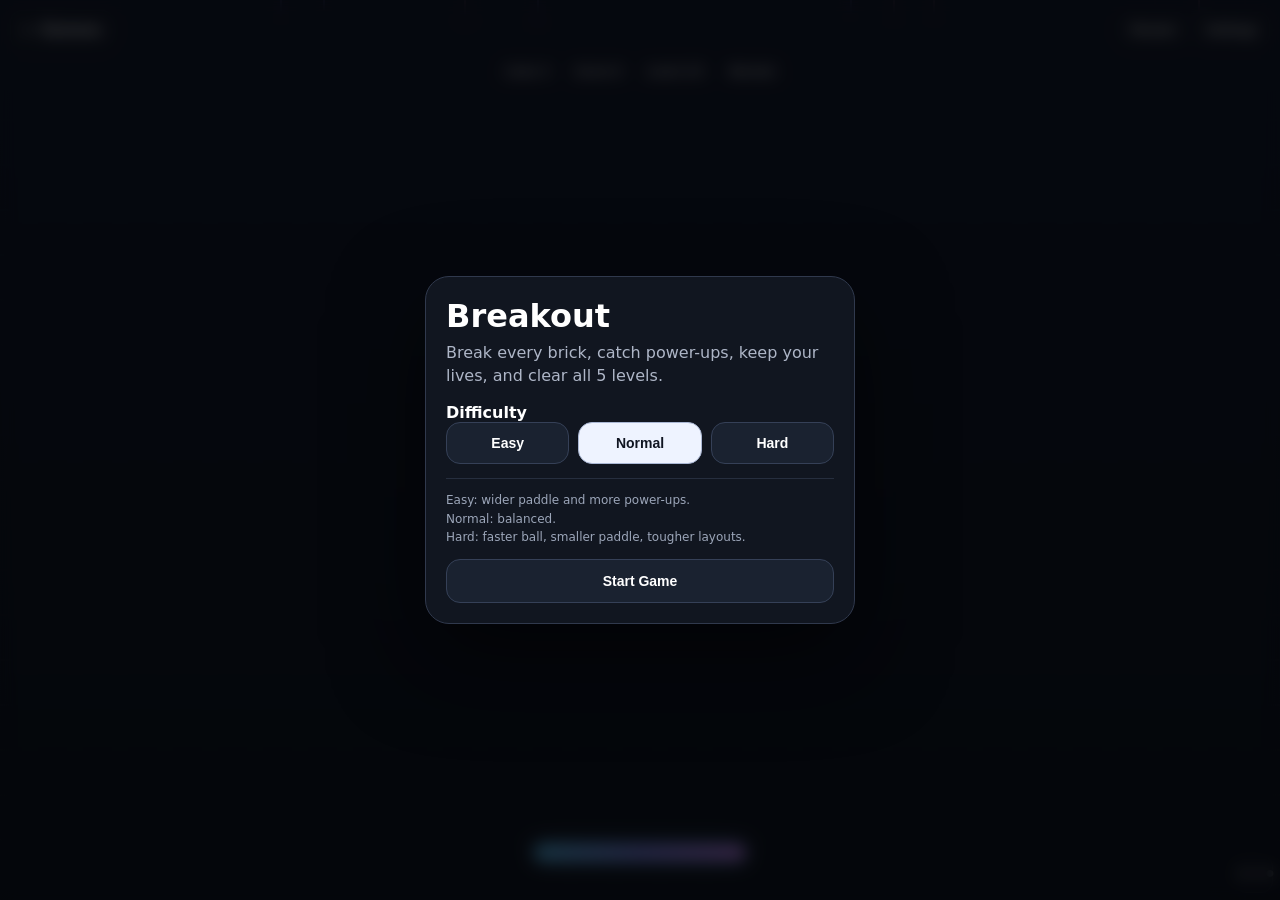
<file: games/breakout.html>
<!doctype html>
<html>
<head>
<meta name="viewport" content="width=device-width,initial-scale=1,maximum-scale=1,user-scalable=no,viewport-fit=cover">
<title>Breakout - Arcade Hub</title>
<style>
*{box-sizing:border-box}
html,body{margin:0;width:100%;height:100%;overflow:hidden;background:#07090d;color:#fff;font-family:-apple-system,BlinkMacSystemFont,"Segoe UI",system-ui,sans-serif}
#game{position:fixed;inset:0;width:100vw;height:100dvh;display:block;background:#0b1019;touch-action:none}
.top{position:fixed;z-index:30;top:max(10px,env(safe-area-inset-top));left:10px;right:82px;display:flex;align-items:center;justify-content:space-between;gap:8px;pointer-events:none}.top a,.top button{pointer-events:auto;color:#fff;background:rgba(16,20,29,.86);border:1px solid rgba(255,255,255,.14);padding:9px 11px;border-radius:12px;text-decoration:none;font-weight:800;backdrop-filter:blur(12px)}
.stats{position:fixed;z-index:20;top:max(58px,calc(env(safe-area-inset-top) + 48px));left:50%;transform:translateX(-50%);display:flex;gap:6px;align-items:center;justify-content:center;flex-wrap:wrap;width:min(96vw,820px);pointer-events:none}.stat{background:rgba(15,19,28,.72);border:1px solid rgba(255,255,255,.09);border-radius:999px;padding:6px 9px;font-size:11px;font-weight:850;backdrop-filter:blur(10px)}
#effects{position:fixed;z-index:20;bottom:max(10px,env(safe-area-inset-bottom));left:50%;transform:translateX(-50%);display:flex;gap:5px;justify-content:center;flex-wrap:wrap;width:min(96vw,820px);pointer-events:none}.effect{background:rgba(17,22,32,.88);border:1px solid #3a445d;border-radius:999px;padding:6px 9px;font-size:10px;font-weight:850;white-space:nowrap}.effect.good{border-color:#4d805d}.effect.warn{border-color:#8a6544}
#overlay{position:fixed;z-index:100000;inset:0;background:rgba(4,6,10,.76);display:grid;place-items:center;padding:18px;backdrop-filter:blur(8px)}#overlay.hidden{display:none}.panel{width:min(92vw,430px);max-height:82dvh;overflow:auto;background:#111620;border:1px solid #30394d;border-radius:24px;padding:20px;box-shadow:0 30px 90px rgba(0,0,0,.55)}.panel h1,.panel h2{margin:0 0 6px}.panel p{margin:0 0 16px;color:#aeb6c7;line-height:1.45}.choices{display:grid;grid-template-columns:repeat(3,1fr);gap:9px}.choices button,.panel .big,.settingsRow button{border:1px solid #354057;background:#1a2230;color:#fff;border-radius:14px;padding:12px 10px;font-weight:850;font-size:14px}.choices button.active{background:#eef3ff;color:#101522;border-color:#aab7d4}.panel .big{width:100%;margin-top:12px;padding:13px}.settingsRow{display:flex;align-items:center;justify-content:space-between;gap:12px;padding:12px 0;border-top:1px solid #262e3e}.settingsRow small{display:block;color:#8f99ad;margin-top:3px}.toggle{min-width:90px}.legend{margin-top:14px;border-top:1px solid #262e3e;padding-top:12px;color:#9ca6b9;font-size:12px;line-height:1.55}
@media(max-width:520px){.top{right:74px}.top a,.top button{padding:8px 9px;font-size:12px}.stats{top:max(51px,calc(env(safe-area-inset-top) + 42px));gap:4px}.stat{font-size:9px;padding:5px 7px}.panel{padding:17px}.choices{gap:6px}.choices button{padding:11px 5px;font-size:12px}}
</style>
</head>
<body>
<canvas id="game"></canvas>
<div class="top"><a href="../index.html">← Games</a><div><button id="restartBtn">Restart</button> <button id="settingsBtn">Settings</button></div></div>
<div class="stats"><div class="stat" id="livesStat">Lives 3</div><div class="stat" id="scoreStat">Score 0</div><div class="stat" id="levelStat">Level 1/5</div><div class="stat" id="difficultyStat">Normal</div><div class="stat" id="autoStat" style="display:none">AUTOPILOT</div></div>
<div id="effects"></div>
<div id="overlay"><div class="panel" id="panel"></div></div>
<script src="../admin.js"></script>
<script>
const canvas=document.getElementById('game'),ctx=canvas.getContext('2d'),MAX_LEVEL=5;
let W=innerWidth,H=innerHeight,DPR=1;
const DIFFICULTIES={easy:{name:'Easy',speed:.58,paddle:.24,power:.22,rows:5},normal:{name:'Normal',speed:.70,paddle:.19,power:.17,rows:6},hard:{name:'Hard',speed:.84,paddle:.15,power:.13,rows:7}};
const POWER_TYPES=['balls','double','pierce','slow','expand','multi'];
const POWER_INFO={balls:{label:'+2 Balls',symbol:'+2',color:'#66d9ff'},double:{label:'Double Speed',symbol:'2×',color:'#ffb84d'},pierce:{label:'Pierce',symbol:'P',color:'#c797ff'},slow:{label:'Slow Motion',symbol:'S',color:'#73e5b4'},expand:{label:'Paddle Expand',symbol:'↔',color:'#6aa7ff'},multi:{label:'Multi-hit',symbol:'2H',color:'#ff7d91'}};
let difficulty='normal',phase='menu',paused=true,lives=3,score=0,level=1,bricks=[],balls=[],drops=[],particles=[],last=performance.now(),soundOn=true,launchWait=0;
let paddle={x:0,y:0,w:120,h:15},autoAimSide=1;
let effectsState={doubleUntil:0,slowUntil:0,expandUntil:0,pierceHits:0,multiActive:false};
const admin=()=>window.ArcadeAdmin?.getSettings?.()||{god:false,speed:1,breakoutAuto:false};
const clamp=(v,a,b)=>Math.max(a,Math.min(b,v));
const now=()=>performance.now();
function speedValue(){const v=Number(admin().speed);return Number.isFinite(v)&&v>0?v:1}
function cfg(){return DIFFICULTIES[difficulty]}
function baseBallSpeed(){return clamp(Math.min(W,H)*cfg().speed+(level-1)*14,220,620)}
function basePaddleWidth(){return clamp(W*cfg().paddle,72,210)}
function currentPaddleWidth(){return now()<effectsState.expandUntil?paddle.w*1.5:paddle.w}
function currentSpeedScale(){let s=speedValue();if(now()<effectsState.doubleUntil)s*=2;if(now()<effectsState.slowUntil)s*=.52;return s}
function resetEffects(){effectsState={doubleUntil:0,slowUntil:0,expandUntil:0,pierceHits:0,multiActive:false}}
function beep(freq=440,dur=.05,vol=.025){if(!soundOn)return;try{const A=beep.ctx||(beep.ctx=new (window.AudioContext||window.webkitAudioContext)()),o=A.createOscillator(),g=A.createGain();o.frequency.value=freq;o.type='sine';g.gain.value=vol;o.connect(g);g.connect(A.destination);o.start();g.gain.exponentialRampToValueAtTime(.0001,A.currentTime+dur);o.stop(A.currentTime+dur)}catch{}}
function resize(){DPR=Math.min(devicePixelRatio||1,2);W=innerWidth;H=innerHeight;canvas.width=Math.round(W*DPR);canvas.height=Math.round(H*DPR);canvas.style.width=W+'px';canvas.style.height=H+'px';ctx.setTransform(DPR,0,0,DPR,0,0);paddle.y=H-55;paddle.w=basePaddleWidth();paddle.x=clamp(paddle.x||((W-paddle.w)/2),6,W-currentPaddleWidth()-6);if(phase==='playing'||phase==='levelclear')layoutBricks(true)}
addEventListener('resize',()=>{clearTimeout(resize.t);resize.t=setTimeout(resize,80)});
function makeBall(x=paddle.x+currentPaddleWidth()/2,y=paddle.y-13,angle=-Math.PI/2,speed=baseBallSpeed(),attached=false){return{x,y,vx:Math.cos(angle)*speed,vy:Math.sin(angle)*speed,r:Math.max(6,Math.min(W,H)*.012),attached}}
function layoutBricks(keepHp=false){const old=keepHp?bricks:[],cols=W<560?8:10,rows=Math.min(9,cfg().rows+level-1),gap=W<560?5:7,margin=Math.max(9,W*.035),top=Math.max(96,H*.13),maxArea=Math.max(150,H*.36),bh=clamp((maxArea-gap*(rows-1))/rows,18,28),bw=(W-margin*2-gap*(cols-1))/cols,newBricks=[];for(let r=0;r<rows;r++)for(let c=0;c<cols;c++){const idx=r*cols+c,prior=old[idx];let hp=1;if(level>=3&&((r+c+level)%5===0))hp=2;if(difficulty==='hard'&&level>=2&&((r*3+c)%7===0))hp=2;newBricks.push({x:margin+c*(bw+gap),y:top+r*(bh+gap),w:bw,h:bh,hp:prior?prior.hp:hp,maxHp:prior?prior.maxHp:hp,alive:prior?prior.alive:true,row:r})}bricks=newBricks}
function startGame(diff=difficulty){difficulty=diff;phase='playing';paused=false;lives=3;score=0;level=1;resetEffects();startLevel(true);hideOverlay();updateHud()}
function startLevel(first=false){drops=[];particles=[];resetEffects();autoAimSide=level%2?1:-1;paddle.w=basePaddleWidth();paddle.y=H-55;paddle.x=(W-paddle.w)/2;layoutBricks(false);balls=[makeBall(undefined,undefined,-Math.PI/2,baseBallSpeed(),true)];launchWait=.28;phase='playing';last=performance.now();if(!first)beep(620,.09,.035);updateHud()}
function restartGame(){startGame(difficulty)}
function launchAttached(){for(const b of balls)if(b.attached){b.attached=false;const auto=admin().breakoutAuto,offset=auto?autoAimSide*.58:(Math.random()-.5)*.5,a=-Math.PI/2+offset,s=baseBallSpeed();b.vx=Math.cos(a)*s;b.vy=Math.sin(a)*s;if(auto)autoAimSide*=-1;beep(540,.05)}}
function setPaddleX(px){const w=currentPaddleWidth();paddle.x=clamp(px-w/2,6,W-w-6);for(const b of balls)if(b.attached){b.x=paddle.x+w/2;b.y=paddle.y-b.r-3}}
function pointerToPaddle(e){const r=canvas.getBoundingClientRect();setPaddleX((e.clientX-r.left)*W/r.width)}
canvas.addEventListener('pointerdown',e=>{e.preventDefault();if(!admin().breakoutAuto){pointerToPaddle(e);if(phase==='playing'&&!paused)launchAttached()}},{passive:false});
canvas.addEventListener('pointermove',e=>{if(!admin().breakoutAuto&&(e.pointerType==='touch'||e.pointerType==='mouse')){e.preventDefault();pointerToPaddle(e)}},{passive:false});
addEventListener('keydown',e=>{if(admin().breakoutAuto)return;if(e.code==='Space'&&phase==='playing'){e.preventDefault();launchAttached()}if(e.key==='ArrowLeft')setPaddleX(paddle.x-30);if(e.key==='ArrowRight')setPaddleX(paddle.x+currentPaddleWidth()+30)});
function spawnDrop(brick){if(Math.random()>cfg().power)return;const type=POWER_TYPES[Math.floor(Math.random()*POWER_TYPES.length)];drops.push({x:brick.x+brick.w/2,y:brick.y+brick.h/2,vy:110,type,r:12})}
function spark(x,y,color,n=8){for(let i=0;i<n;i++)particles.push({x,y,vx:(Math.random()-.5)*170,vy:(Math.random()-.5)*170,life:.45+Math.random()*.25,color})}
function brickColor(b){const colors=['#6ab7ff','#7f8cff','#a477ff','#dd73f2','#ff7594','#ff9b66','#ffd05e','#7edc92','#64d8d2'];return colors[b.row%colors.length]}
function destroyBrick(brick,spawn=true){if(!brick.alive)return;brick.alive=false;score+=100*level;if(spawn)spawnDrop(brick);spark(brick.x+brick.w/2,brick.y+brick.h/2,brickColor(brick),9);beep(650+brick.row*35,.035,.018)}
function hitBrick(brick,ball){if(!brick.alive)return false;if(effectsState.pierceHits>0){effectsState.pierceHits--;destroyBrick(brick,true);return false}brick.hp--;if(brick.hp<=0)destroyBrick(brick,true);else{score+=25*level;spark(ball.x,ball.y,'#fff',4);beep(390,.035,.015)}return true}
function circleRect(ball,rect){const nx=clamp(ball.x,rect.x,rect.x+rect.w),ny=clamp(ball.y,rect.y,rect.y+rect.h),dx=ball.x-nx,dy=ball.y-ny;return dx*dx+dy*dy<ball.r*ball.r}
function bounceFromBrick(ball,b){const left=Math.abs((ball.x+ball.r)-b.x),right=Math.abs((b.x+b.w)-(ball.x-ball.r)),top=Math.abs((ball.y+ball.r)-b.y),bottom=Math.abs((b.y+b.h)-(ball.y-ball.r)),m=Math.min(left,right,top,bottom);if(m===left){ball.x=b.x-ball.r-1;ball.vx=-Math.abs(ball.vx)}else if(m===right){ball.x=b.x+b.w+ball.r+1;ball.vx=Math.abs(ball.vx)}else if(m===top){ball.y=b.y-ball.r-1;ball.vy=-Math.abs(ball.vy)}else{ball.y=b.y+b.h+ball.r+1;ball.vy=Math.abs(ball.vy)}}
function applyPower(type){const t=now();if(type==='balls'){const base=balls[0]||makeBall();for(const d of [-.43,.43]){const sp=Math.hypot(base.vx,base.vy)||baseBallSpeed(),ang=Math.atan2(base.vy,base.vx)+d;balls.push(makeBall(base.x,base.y,ang,sp,false))}}else if(type==='double'){effectsState.doubleUntil=Math.max(effectsState.doubleUntil,t)+7000}else if(type==='pierce'){effectsState.pierceHits+=5}else if(type==='slow'){effectsState.slowUntil=Math.max(effectsState.slowUntil,t)+8000}else if(type==='expand'){effectsState.expandUntil=Math.max(effectsState.expandUntil,t)+10000}else if(type==='multi'){effectsState.multiActive=true;for(const b of bricks)if(b.alive&&b.hp<2){b.hp=2;b.maxHp=Math.max(2,b.maxHp)}}score+=250;beep(880,.12,.04);spark(paddle.x+currentPaddleWidth()/2,paddle.y,'#fff',15)}
function reflectX(x){const min=8,max=W-8,span=max-min;if(span<=0)return W/2;let n=(x-min)%(span*2);if(n<0)n+=span*2;if(n>span)n=span*2-n;return min+n}
function predictedLanding(ball){if(ball.vy<=5)return ball.x;const t=(paddle.y-ball.y)/ball.vy;if(t<=0)return ball.x;return reflectX(ball.x+ball.vx*t)}
function runAutopilot(dt){const a=admin();autoStat.style.display=a.breakoutAuto?'block':'none';if(!a.breakoutAuto||phase!=='playing'||paused)return;launchWait-=dt;if(launchWait<=0&&balls.some(b=>b.attached))launchAttached();let target=null;const descending=balls.filter(b=>!b.attached&&b.vy>0).sort((a,b)=>b.y-a.y)[0],chosen=descending||balls.filter(b=>!b.attached)[0],catchable=drops.filter(d=>d.y>H*.38&&d.y<paddle.y+10).sort((a,b)=>b.y-a.y)[0];if(descending&&descending.y>H*.48){target=predictedLanding(descending)-autoAimSide*currentPaddleWidth()*.32}else if(catchable){target=catchable.x}else if(chosen){target=predictedLanding(chosen)-autoAimSide*currentPaddleWidth()*.28}if(target==null)target=W/2;const center=paddle.x+currentPaddleWidth()/2,maxStep=Math.max(180,W*.65)*dt,d=target-center;setPaddleX(center+clamp(d,-maxStep,maxStep))}
function loseBallsIfNeeded(){if(balls.length)return;const a=admin();if(a.god){balls=[makeBall(paddle.x+currentPaddleWidth()/2,paddle.y-16,-Math.PI/2,baseBallSpeed(),false)];return}lives--;beep(150,.18,.05);if(lives<=0){phase='gameover';showResult('Game Over',`Score ${score.toLocaleString()} • Reached level ${level}`,'Play Again',restartGame);return}resetEffects();balls=[makeBall(undefined,undefined,-Math.PI/2,baseBallSpeed(),true)];launchWait=.3;updateHud()}
function checkLevel(){if(phase!=='playing'||bricks.some(b=>b.alive))return;if(level>=MAX_LEVEL){phase='win';score+=lives*1000;showResult('You Win!',`Final score ${score.toLocaleString()} • ${cfg().name} difficulty`,'Play Again',restartGame)}else{phase='levelclear';score+=750*level;showResult(`Level ${level} Clear`,`Next up: Level ${level+1}`,'Continue',()=>{level++;hideOverlay();startLevel(false)})}updateHud()}
function update(dt){if(phase!=='playing'||paused)return;const scale=currentSpeedScale(),total=dt*scale;if(!Number.isFinite(total)||total<=0)return;runAutopilot(total);const sub=Math.max(1,Math.min(360,Math.ceil(total/.003))),stepDt=total/sub,w=currentPaddleWidth();for(const b of balls)if(b.attached){b.x=paddle.x+w/2;b.y=paddle.y-b.r-3}for(let k=0;k<sub;k++){for(const ball of balls){if(ball.attached)continue;ball.x+=ball.vx*stepDt;ball.y+=ball.vy*stepDt;if(ball.x-ball.r<3){ball.x=3+ball.r;ball.vx=Math.abs(ball.vx)}if(ball.x+ball.r>W-3){ball.x=W-3-ball.r;ball.vx=-Math.abs(ball.vx)}if(ball.y-ball.r<3){ball.y=3+ball.r;ball.vy=Math.abs(ball.vy)}if(ball.vy>0&&circleRect(ball,{x:paddle.x,y:paddle.y,w,h:paddle.h})){ball.y=paddle.y-ball.r-1;const auto=admin().breakoutAuto,sp=Math.hypot(ball.vx,ball.vy);let hit=(ball.x-(paddle.x+w/2))/(w/2);if(auto&&Math.abs(hit)<.42)hit=autoAimSide*.58;const angle=-Math.PI/2+clamp(hit,-1,1)*(auto?1.18:1.05);ball.vx=Math.cos(angle)*sp;ball.vy=Math.sin(angle)*sp;if(auto)autoAimSide*=-1;beep(430,.03,.012)}for(const brick of bricks){if(!brick.alive||!circleRect(ball,brick))continue;const bounce=hitBrick(brick,ball);if(bounce)bounceFromBrick(ball,brick);break}}balls=balls.filter(b=>b.y-b.r<H+30);for(const d of drops){d.y+=d.vy*stepDt;if(d.y+d.r>=paddle.y&&d.y-d.r<=paddle.y+paddle.h&&d.x>=paddle.x-5&&d.x<=paddle.x+w+5){d.caught=true;applyPower(d.type)}}drops=drops.filter(d=>!d.caught&&d.y<H+30)}for(const p of particles){p.x+=p.vx*dt;p.y+=p.vy*dt;p.vx*=.985;p.vy*=.985;p.life-=dt}particles=particles.filter(p=>p.life>0);loseBallsIfNeeded();checkLevel();updateHud()}
function roundedRect(x0,y0,w,h,r){const rr=Math.min(r,w/2,h/2);ctx.beginPath();ctx.moveTo(x0+rr,y0);ctx.arcTo(x0+w,y0,x0+w,y0+h,rr);ctx.arcTo(x0+w,y0+h,x0,y0+h,rr);ctx.arcTo(x0,y0+h,x0,y0,rr);ctx.arcTo(x0,y0,x0+w,y0,rr);ctx.closePath()}
function drawBackground(){const g=ctx.createLinearGradient(0,0,0,H);g.addColorStop(0,'#0c1220');g.addColorStop(1,'#070b11');ctx.fillStyle=g;ctx.fillRect(0,0,W,H);ctx.strokeStyle='rgba(255,255,255,.025)';for(let xx=30;xx<W;xx+=45){ctx.beginPath();ctx.moveTo(xx,0);ctx.lineTo(xx,H);ctx.stroke()}for(let yy=30;yy<H;yy+=45){ctx.beginPath();ctx.moveTo(0,yy);ctx.lineTo(W,yy);ctx.stroke()}}
function drawBricks(){for(const b of bricks){if(!b.alive)continue;const col=brickColor(b);ctx.save();ctx.shadowColor=col;ctx.shadowBlur=6;ctx.fillStyle=col;roundedRect(b.x,b.y,b.w,b.h,Math.min(7,b.h/3));ctx.fill();ctx.shadowBlur=0;const grad=ctx.createLinearGradient(b.x,b.y,b.x,b.y+b.h);grad.addColorStop(0,'rgba(255,255,255,.28)');grad.addColorStop(1,'rgba(0,0,0,.18)');ctx.fillStyle=grad;roundedRect(b.x+1,b.y+1,b.w-2,b.h-2,Math.min(6,b.h/3));ctx.fill();if(b.maxHp>1&&b.hp>1){ctx.strokeStyle='rgba(255,255,255,.8)';ctx.lineWidth=2;roundedRect(b.x+4,b.y+4,Math.max(1,b.w-8),Math.max(1,b.h-8),4);ctx.stroke()}ctx.restore()}}
function drawPaddle(){const w=currentPaddleWidth(),g=ctx.createLinearGradient(paddle.x,paddle.y,paddle.x+w,paddle.y);g.addColorStop(0,'#59d0ff');g.addColorStop(.5,'#8c8cff');g.addColorStop(1,'#d884ff');ctx.save();ctx.shadowColor='#6ac7ff';ctx.shadowBlur=13;ctx.fillStyle=g;roundedRect(paddle.x,paddle.y,w,paddle.h,9);ctx.fill();ctx.restore()}
function drawBalls(){for(const b of balls){ctx.save();ctx.shadowColor='#ffe680';ctx.shadowBlur=12;const g=ctx.createRadialGradient(b.x-3,b.y-3,1,b.x,b.y,b.r);g.addColorStop(0,'#fff8c4');g.addColorStop(.45,'#ffd95e');g.addColorStop(1,'#f2a82d');ctx.fillStyle=g;ctx.beginPath();ctx.arc(b.x,b.y,b.r,0,Math.PI*2);ctx.fill();ctx.restore()}}
function drawDrops(){for(const d of drops){const info=POWER_INFO[d.type];ctx.save();ctx.shadowColor=info.color;ctx.shadowBlur=10;ctx.fillStyle=info.color;roundedRect(d.x-18,d.y-12,36,24,12);ctx.fill();ctx.shadowBlur=0;ctx.fillStyle='#0c111a';ctx.font='900 11px system-ui';ctx.textAlign='center';ctx.textBaseline='middle';ctx.fillText(info.symbol,d.x,d.y+1);ctx.restore()}ctx.textAlign='left';ctx.textBaseline='alphabetic'}
function drawParticles(){for(const p of particles){ctx.globalAlpha=clamp(p.life/.6,0,1);ctx.fillStyle=p.color;ctx.fillRect(p.x-2,p.y-2,4,4)}ctx.globalAlpha=1}
function draw(){drawBackground();drawBricks();drawDrops();drawPaddle();drawBalls();drawParticles();if(phase==='playing'&&balls.some(b=>b.attached)){ctx.fillStyle='rgba(255,255,255,.78)';ctx.font='800 15px system-ui';ctx.textAlign='center';ctx.fillText(admin().breakoutAuto?'Autopilot launching…':'Tap to launch',W/2,paddle.y-24);ctx.textAlign='left'}}
function updateHud(){livesStat.textContent=`Lives ${lives}`;scoreStat.textContent=`Score ${score.toLocaleString()}`;levelStat.textContent=`Level ${level}/${MAX_LEVEL}`;difficultyStat.textContent=`${cfg().name} • ${speedValue()}x`;autoStat.style.display=admin().breakoutAuto?'block':'none';const list=[],t=now();if(t<effectsState.doubleUntil)list.push(`<span class="effect good">2× Speed ${Math.ceil((effectsState.doubleUntil-t)/1000)}s</span>`);if(t<effectsState.slowUntil)list.push(`<span class="effect good">Slow ${Math.ceil((effectsState.slowUntil-t)/1000)}s</span>`);if(t<effectsState.expandUntil)list.push(`<span class="effect good">Wide Paddle ${Math.ceil((effectsState.expandUntil-t)/1000)}s</span>`);if(effectsState.pierceHits>0)list.push(`<span class="effect good">Pierce ${effectsState.pierceHits}</span>`);if(effectsState.multiActive)list.push(`<span class="effect warn">Multi-hit</span>`);effects.innerHTML=list.join('')}
function showMenu(){phase='menu';paused=true;overlay.classList.remove('hidden');panel.innerHTML=`<h1>Breakout</h1><p>Break every brick, catch power-ups, keep your lives, and clear all ${MAX_LEVEL} levels.</p><b>Difficulty</b><div class="choices"><button data-d="easy">Easy</button><button data-d="normal" class="active">Normal</button><button data-d="hard">Hard</button></div><div class="legend">Easy: wider paddle and more power-ups.<br>Normal: balanced.<br>Hard: faster ball, smaller paddle, tougher layouts.</div><button class="big" id="startBtn">Start Game</button>`;panel.querySelectorAll('[data-d]').forEach(b=>b.onclick=()=>{difficulty=b.dataset.d;panel.querySelectorAll('[data-d]').forEach(q=>q.classList.toggle('active',q.dataset.d===difficulty))});panel.querySelector('#startBtn').onclick=()=>startGame(difficulty)}
function hideOverlay(){overlay.classList.add('hidden');paused=false;last=performance.now()}
function showResult(title,text,buttonText,action){paused=true;overlay.classList.remove('hidden');panel.innerHTML=`<h2>${title}</h2><p>${text}</p><button class="big" id="resultAction">${buttonText}</button><button class="big" id="resultMenu">Change Difficulty</button>`;panel.querySelector('#resultAction').onclick=action;panel.querySelector('#resultMenu').onclick=showMenu}
function showSettings(){const wasPaused=paused;paused=true;overlay.classList.remove('hidden');panel.innerHTML=`<h2>Breakout Settings</h2><p>Gameplay options for this game.</p><div class="settingsRow"><span><b>Difficulty</b><small>Applies after restarting.</small></span><button id="cycleDifficulty">${cfg().name}</button></div><div class="settingsRow"><span><b>Sound effects</b><small>Simple in-game tones.</small></span><button id="soundToggle" class="toggle">${soundOn?'On':'Off'}</button></div><button class="big" id="settingsDone">Done</button>`;panel.querySelector('#cycleDifficulty').onclick=()=>{difficulty=difficulty==='easy'?'normal':difficulty==='normal'?'hard':'easy';panel.querySelector('#cycleDifficulty').textContent=cfg().name};panel.querySelector('#soundToggle').onclick=()=>{soundOn=!soundOn;panel.querySelector('#soundToggle').textContent=soundOn?'On':'Off'};panel.querySelector('#settingsDone').onclick=()=>{overlay.classList.add('hidden');paused=wasPaused;last=performance.now();updateHud()}}
restartBtn.onclick=restartGame;settingsBtn.onclick=showSettings;
addEventListener('arcade-admin-change',()=>updateHud());
addEventListener('arcade-admin-command',e=>{if(e.detail.command==='boost'){let n=0;for(const b of bricks)if(b.alive&&n++<6)destroyBrick(b,false);score+=600;checkLevel()}if(e.detail.command==='reset')restartGame()});
function frame(ts){const dt=Math.min(.032,(ts-last)/1000||0);last=ts;update(dt);draw();requestAnimationFrame(frame)}
resize();showMenu();requestAnimationFrame(frame);
</script>
</body>
</html>
</file>
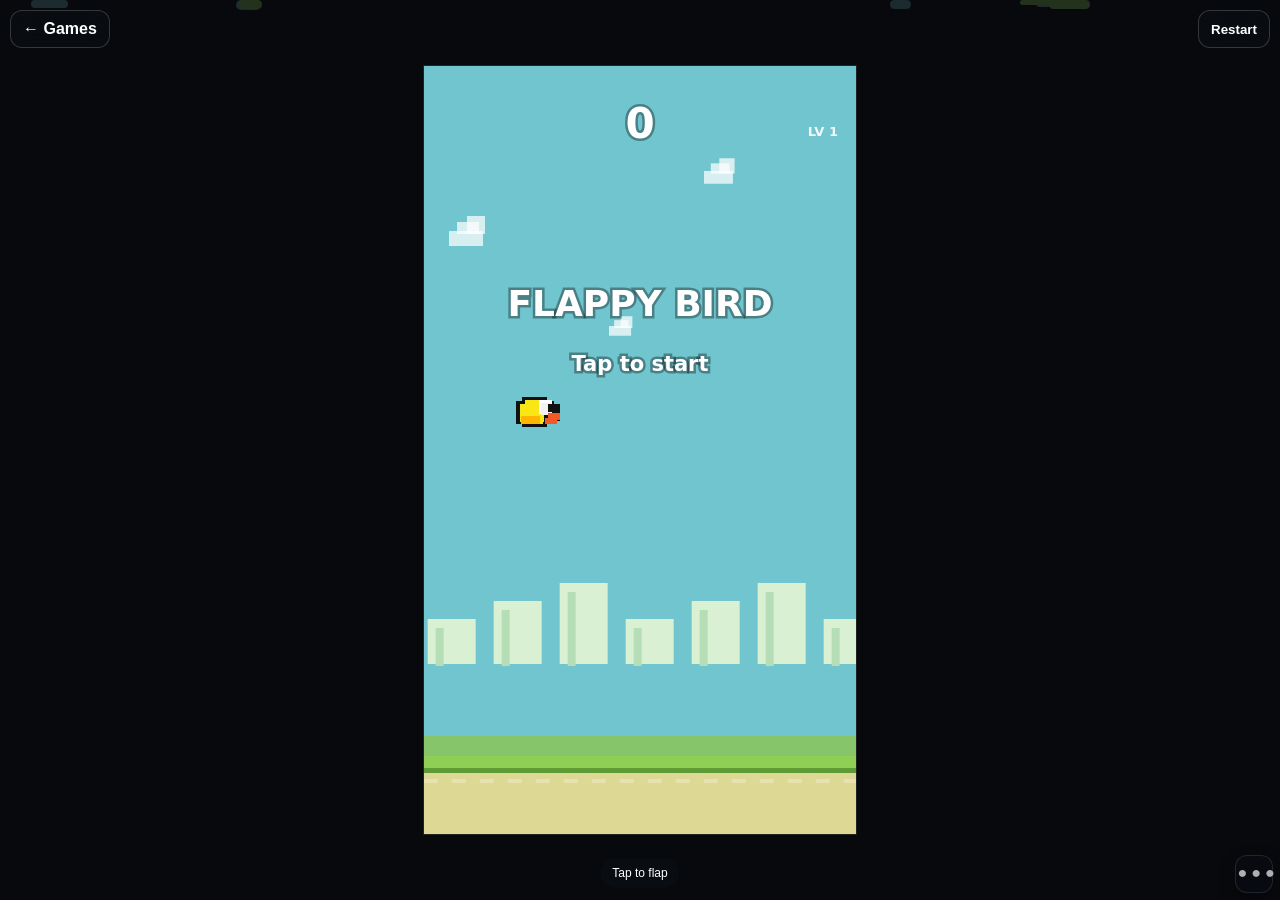
<file: games/flappy-square.html>
<!doctype html>
<html>
<head>
<meta name="viewport" content="width=device-width,initial-scale=1,maximum-scale=1,user-scalable=no,viewport-fit=cover">
<title>Flappy Bird - Arcade Hub</title>
<style>
*{box-sizing:border-box}
html,body{margin:0;width:100%;height:100%;background:#08090d;color:#fff;font-family:-apple-system,BlinkMacSystemFont,"Segoe UI",sans-serif;overflow:hidden}
body{display:grid;place-items:center}
canvas{display:block;width:min(100vw,432px);height:min(100vh,768px);max-height:100vh;background:#70c5ce;touch-action:none;image-rendering:pixelated;box-shadow:0 0 0 1px #222}
.top{position:fixed;z-index:20;top:max(10px,env(safe-area-inset-top));left:10px;right:86px;display:flex;justify-content:space-between;pointer-events:none}.top a,.top button{pointer-events:auto;color:#fff;background:rgba(10,14,20,.72);border:1px solid rgba(255,255,255,.18);padding:9px 12px;border-radius:12px;text-decoration:none;font-weight:800;backdrop-filter:blur(10px)}
.hint{position:fixed;z-index:15;bottom:max(12px,env(safe-area-inset-bottom));left:50%;transform:translateX(-50%);background:rgba(10,14,20,.72);padding:8px 12px;border-radius:999px;color:#fff;font-size:12px;white-space:nowrap;pointer-events:none}
</style>
</head>
<body>
<div class="top"><a href="../index.html">← Games</a><button id="restart">Restart</button></div>
<canvas id="c" width="432" height="768"></canvas>
<div class="hint" id="hint">Tap to flap</div>
<script src="../admin.js"></script>
<script>
const c=document.getElementById('c'),ctx=c.getContext('2d');
const W=c.width,H=c.height,GROUND=690,BX=92,BW=44,BH=32,PIPE_W=72;
const GRAVITY=1450,FLAP=-430,MAX_FALL=680,BASE_PIPE_SPEED=155,BASE_PIPE_GAP=178,BASE_PIPE_TIME=1.48,FLAP_LOCK=.095;
const BIRD_LEFT=BX+5,BIRD_RIGHT=BX+BW-6,BIRD_CX=BX+BW/2;
let birdY=330,vel=0,pipes=[],score=0,best=+(localStorage.getItem('flappyBest')||0),state='ready',spawn=.65,last=performance.now(),wing=0,autoCooldown=0,deathAt=0,lastGapY=330;
let aiPipe=null,aiTargetY=330,levelFlash=0,lastLevel=1;
function admin(){return window.ArcadeAdmin?.getSettings?.()||{god:false,speed:1,flappyAuto:false}}
function clamp(v,a,b){return Math.max(a,Math.min(b,v))}
function speedValue(){const v=Number(admin().speed);return Number.isFinite(v)&&v>0?v:1}
function speedText(v){v=Number(v);if(v>=1000000||v<.001)return v.toExponential(2);return String(v)}
function difficulty(){return 1+Math.floor(score/5)}
function pipeGap(){
  const lv=difficulty(),early=Math.min(10,lv-1),late=Math.max(0,lv-11);
  return Math.max(108,BASE_PIPE_GAP-early*3-late*1.25)
}
function pipeSpeed(){
  const lv=difficulty();
  return BASE_PIPE_SPEED+(lv-1)*6.5
}
function pipeTime(){
  const lv=difficulty();
  return Math.max(.72,BASE_PIPE_TIME-(lv-1)*.035)
}
function pipeStep(){return Math.min(102,80+Math.max(0,difficulty()-10)*.85)}
function reset(){birdY=330;vel=0;pipes=[];score=0;spawn=.65;state='ready';last=performance.now();wing=0;autoCooldown=0;deathAt=0;lastGapY=330;aiPipe=null;aiTargetY=330;levelFlash=0;lastLevel=1}
function flap(){vel=FLAP;wing=1;autoCooldown=FLAP_LOCK;window.ArcadeVibes?.play?.('flap')}
function startFlap(){if(state==='dead'){reset();state='playing'}else if(state==='ready')state='playing';flap()}
function die(){if(admin().god)return;state='dead';deathAt=performance.now();best=Math.max(best,score);localStorage.setItem('flappyBest',best);window.ArcadeVibes?.play?.('hit')}
function addPipe(){
  const gap=pipeGap(),min=108+gap/2,max=GROUND-108-gap/2;
  const raw=min+Math.random()*(max-min),maxStep=pipeStep();
  const gapY=clamp(raw,lastGapY-maxStep,lastGapY+maxStep);
  lastGapY=gapY;
  pipes.push({x:W+25,gapY,gap,passed:false})
}
function pipeBounds(p){return{top:p.gapY-p.gap/2,bottom:p.gapY+p.gap/2}}
function safeBounds(p){const b=pipeBounds(p);return{top:b.top+24,bottom:b.bottom-24}}
function collisionAt(centerY,p,px=p.x){const b=pipeBounds(p),top=centerY-BH/2+4,bottom=centerY+BH/2-4;return BIRD_RIGHT>px&&BIRD_LEFT<px+PIPE_W&&(top<b.top||bottom>b.bottom)}
function upcoming(){return pipes.filter(p=>p.x+PIPE_W>BIRD_LEFT-4).sort((a,b)=>a.x-b.x)}
function runAIPilot(step){
  const a=admin();
  if(!a.flappyAuto){hint.textContent='Tap to flap';aiPipe=null;return}
  autoCooldown=Math.max(0,autoCooldown-step);
  if(state==='dead'){
    hint.textContent='AI PILOT • restarting';
    if(performance.now()-deathAt>240){reset();state='playing';flap()}
    return
  }
  if(state==='ready'){state='playing';flap();return}
  const list=upcoming(),p=list[0]||null,center=birdY+BH/2;
  aiPipe=p;
  let target=330,safeTop=50,safeBottom=GROUND-50,timeToPipe=99;
  if(p){
    const safe=safeBounds(p),sp=pipeSpeed();
    safeTop=safe.top;safeBottom=safe.bottom;
    timeToPipe=Math.max(0,(p.x-BIRD_RIGHT)/sp);
    target=p.gapY;
    if(timeToPipe>1.2){const blend=clamp((1.9-timeToPipe)/.7,.25,1);target=330+(p.gapY-330)*blend}
    target=clamp(target,safeTop+6,safeBottom-6)
  }
  aiTargetY=target;
  let shouldFlap=false;
  let lowerTrigger=target+26;
  if(timeToPipe<.8)lowerTrigger=target+30;
  if(p)lowerTrigger=Math.min(lowerTrigger,safeBottom-15);
  if(center>lowerTrigger)shouldFlap=true;
  if(p&&timeToPipe<.55&&vel>360&&center>target+5)shouldFlap=true;
  if(p&&center<safeTop+12)shouldFlap=false;
  if(!p&&center>360)shouldFlap=true;
  if(center>GROUND-82)shouldFlap=true;
  if(center<52)shouldFlap=false;
  if(shouldFlap&&autoCooldown<=.0001)flap();
  hint.textContent=`AI PILOT • jumping • ${speedText(speedValue())}x • Lv ${difficulty()}`
}
function drawCloud(x,y,s){ctx.fillStyle='rgba(255,255,255,.72)';ctx.fillRect(x,y,34*s,15*s);ctx.fillRect(x+8*s,y-9*s,22*s,12*s);ctx.fillRect(x+18*s,y-15*s,18*s,18*s)}
function drawBackground(t){ctx.fillStyle='#70c5ce';ctx.fillRect(0,0,W,H);drawCloud(25,165,1);drawCloud(280,105,.85);drawCloud(185,260,.65);ctx.fillStyle='#d9f0d2';for(let i=0;i<8;i++){const xx=((i*66-(t*.012)%66)+66)%528-48,h=45+(i%3)*18;ctx.fillRect(xx,GROUND-92-h,48,h);ctx.fillStyle='#b5ddb6';ctx.fillRect(xx+8,GROUND-83-h,8,h-7);ctx.fillStyle='#d9f0d2'}ctx.fillStyle='#87c56b';ctx.fillRect(0,GROUND-20,W,20);ctx.fillStyle='#ded895';ctx.fillRect(0,GROUND,W,H-GROUND);ctx.fillStyle='#8fcf55';ctx.fillRect(0,GROUND,W,12);ctx.fillStyle='#5f9b35';ctx.fillRect(0,GROUND+12,W,5);ctx.fillStyle='rgba(255,255,255,.25)';for(let xx=-20;xx<W;xx+=28)ctx.fillRect(xx+(t*.04)%28,GROUND+23,14,4)}
function pipePart(x,y,w,h,top){if(h<=0)return;ctx.fillStyle='#3d3d3d';ctx.fillRect(x-3,y,w+6,h);ctx.fillStyle='#76b947';ctx.fillRect(x,y,w,h);ctx.fillStyle='#a8f05a';ctx.fillRect(x+8,y,11,h);ctx.fillStyle='#4c8430';ctx.fillRect(x+w-13,y,10,h);const capH=36,capY=top?Math.max(0,y+h-capH):y;ctx.fillStyle='#3d3d3d';ctx.fillRect(x-9,capY-3,w+18,capH+6);ctx.fillStyle='#76b947';ctx.fillRect(x-6,capY,w+12,capH);ctx.fillStyle='#b0f35d';ctx.fillRect(x+4,capY,10,capH);ctx.fillStyle='#4d8530';ctx.fillRect(x+w-4,capY,10,capH)}
function drawPipe(p){const b=pipeBounds(p);pipePart(p.x,0,PIPE_W,b.top,true);pipePart(p.x,b.bottom,PIPE_W,GROUND-b.bottom,false)}
function drawBird(){ctx.save();ctx.translate(BX+BW/2,birdY+BH/2);const rot=Math.max(-.38,Math.min(.85,vel/760));ctx.rotate(rot);ctx.translate(-BW/2,-BH/2);ctx.fillStyle='#111';ctx.fillRect(0,5,38,23);ctx.fillRect(6,1,25,30);ctx.fillRect(28,8,16,17);ctx.fillStyle='#f9e713';ctx.fillRect(4,8,24,18);ctx.fillRect(9,4,18,24);ctx.fillStyle='#ffb400';ctx.fillRect(5,wing?18:20,19,8);ctx.fillStyle='#fff';ctx.fillRect(23,4,13,14);ctx.fillStyle='#f1f1f1';ctx.fillRect(25,7,10,12);ctx.fillStyle='#111';ctx.fillRect(32,8,4,8);ctx.fillStyle='#f15a24';ctx.fillRect(32,17,12,7);ctx.fillRect(29,22,12,6);ctx.restore()}
function drawAIGuide(){if(!admin().flappyAuto||!aiPipe)return;const s=safeBounds(aiPipe);ctx.save();ctx.fillStyle='rgba(255,255,255,.09)';ctx.fillRect(aiPipe.x+3,s.top,PIPE_W-6,Math.max(2,s.bottom-s.top));ctx.strokeStyle='rgba(255,255,255,.38)';ctx.setLineDash([5,5]);ctx.beginPath();ctx.moveTo(BX+BW+5,aiTargetY);ctx.lineTo(Math.max(BX+BW+5,aiPipe.x-4),aiTargetY);ctx.stroke();ctx.restore()}
function centerText(text,y,size){ctx.textAlign='center';ctx.font=`900 ${size}px system-ui`;ctx.lineWidth=5;ctx.strokeStyle='rgba(0,0,0,.35)';ctx.strokeText(text,W/2,y);ctx.fillStyle='#fff';ctx.fillText(text,W/2,y)}
function drawUI(){
  centerText(String(score),72,42);
  ctx.textAlign='right';ctx.font='800 13px system-ui';ctx.fillStyle='rgba(255,255,255,.9)';ctx.fillText(`LV ${difficulty()}`,W-18,70);
  if(levelFlash>0){ctx.save();ctx.globalAlpha=Math.min(1,levelFlash*1.7);centerText(`LEVEL ${difficulty()}`,128,25);ctx.restore()}
  if(state==='ready'){centerText('FLAPPY BIRD',250,36);centerText(admin().flappyAuto?'AI pilot ready':'Tap to start',305,21)}
  if(state==='dead'){ctx.fillStyle='rgba(0,0,0,.55)';ctx.fillRect(65,245,302,190);centerText('GAME OVER',292,32);ctx.textAlign='left';ctx.font='800 19px system-ui';ctx.fillStyle='#fff';ctx.fillText('Score',105,345);ctx.fillText('Best',105,385);ctx.textAlign='right';ctx.fillText(score,325,345);ctx.fillText(best,325,385);centerText(admin().flappyAuto?'AI restarting…':'Tap to restart',420,16)}
}
function physicsStep(step){
  const a=admin();runAIPilot(step);if(state!=='playing')return;
  if(!a.flappyAuto)autoCooldown=Math.max(0,autoCooldown-step);
  levelFlash=Math.max(0,levelFlash-step);
  vel=Math.min(MAX_FALL,vel+GRAVITY*step);birdY+=vel*step;wing=Math.max(0,wing-step*7);
  spawn+=step;const pt=pipeTime();if(spawn>=pt){spawn%=pt;addPipe()}
  const sp=pipeSpeed();
  for(const p of pipes){
    p.x-=sp*step;
    if(!p.passed&&p.x+PIPE_W<BX){
      p.passed=true;score++;window.ArcadeVibes?.play?.('score');
      const lv=difficulty();if(lv>lastLevel){lastLevel=lv;levelFlash=1;window.ArcadeVibes?.play?.('win')}
    }
    if(collisionAt(birdY+BH/2,p))die()
  }
  pipes=pipes.filter(p=>p.x>-PIPE_W-20);
  if(birdY<0){if(a.god){birdY=0;vel=0}else die()}
  if(birdY+BH>GROUND){if(a.god){birdY=GROUND-BH;vel=-160}else die()}
}
function update(dt){
  const speed=speedValue(),total=dt*speed;
  if(!Number.isFinite(total)||total<=0)return;
  const maxStep=.004,maxSubsteps=240,n=Math.max(1,Math.min(maxSubsteps,Math.ceil(total/maxStep))),step=total/n;
  for(let i=0;i<n;i++){physicsStep(step);if(state==='dead')break}
}
function frame(now){const dt=Math.min(.033,(now-last)/1000||0);last=now;update(dt);drawBackground(now);pipes.forEach(drawPipe);drawAIGuide();drawBird();drawUI();requestAnimationFrame(frame)}
c.addEventListener('pointerdown',e=>{e.preventDefault();if(!admin().flappyAuto)startFlap()},{passive:false});
addEventListener('keydown',e=>{if(e.code==='Space'&&!admin().flappyAuto){e.preventDefault();startFlap()}});
restart.onclick=reset;
addEventListener('arcade-admin-change',()=>{if(admin().flappyAuto&&state==='ready'){state='playing';flap()}});
addEventListener('arcade-admin-command',e=>{if(e.detail.command==='boost')score+=10;if(e.detail.command==='reset')reset()});
reset();requestAnimationFrame(frame);
</script>
</body>
</html>
</file>
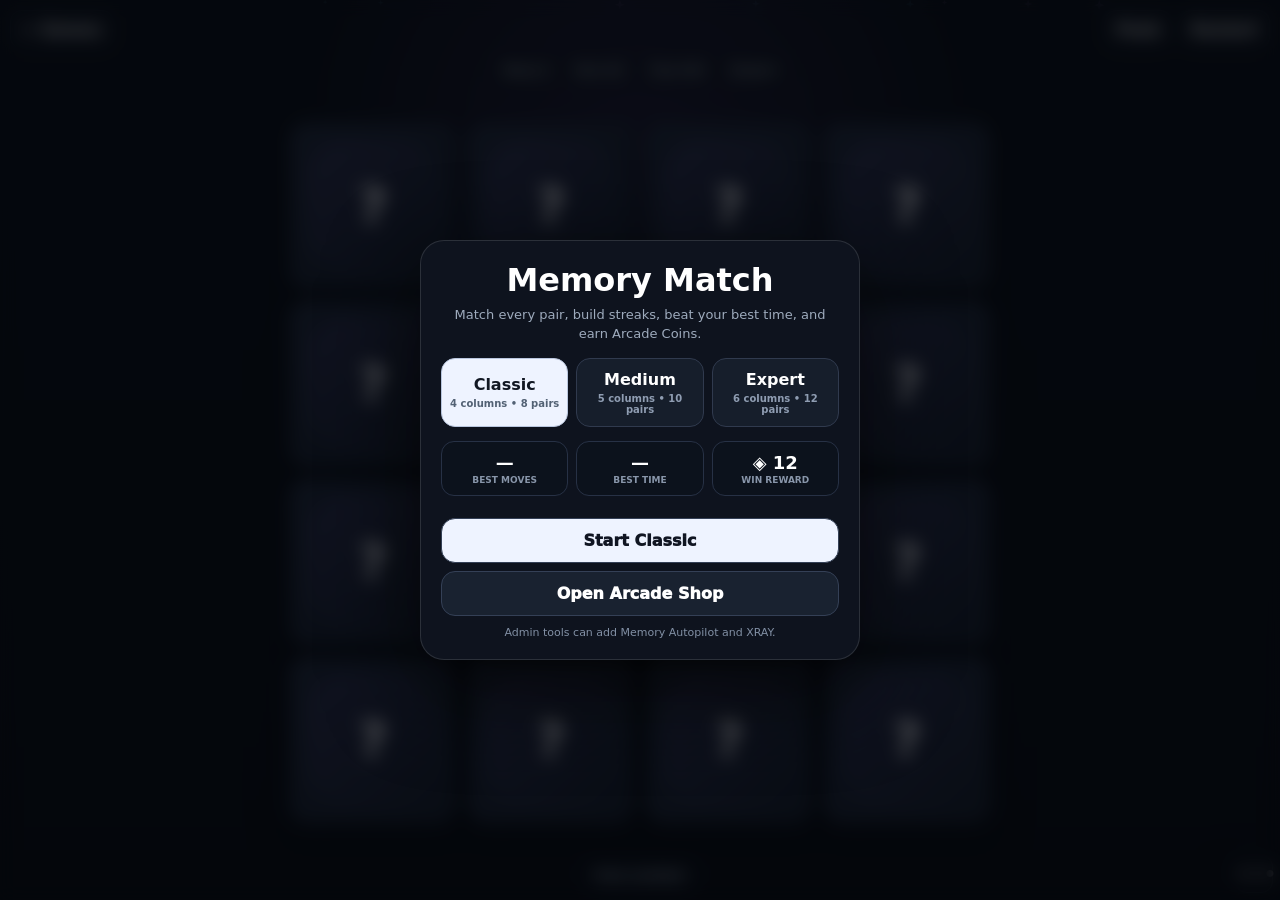
<file: games/memory.html>
<!doctype html>
<html lang="en">
<head>
<meta charset="utf-8">
<meta name="viewport" content="width=device-width,initial-scale=1,maximum-scale=1,user-scalable=no,viewport-fit=cover">
<meta name="theme-color" content="#080a12">
<title>Memory Match - Arcade Hub</title>
<style>
*{box-sizing:border-box}html,body{margin:0;width:100%;height:100%;overflow:hidden;background:#070910;color:#fff;font-family:-apple-system,BlinkMacSystemFont,"Segoe UI",system-ui,sans-serif}body{--accent:#a979ff;--accent2:#62d8ff;--panel:#101522;--card:#171e2d;--card2:#222b40;--muted:#98a5b8;background:radial-gradient(circle at 50% 18%,color-mix(in srgb,var(--accent) 14%,transparent),transparent 35%),linear-gradient(180deg,#090d16,#070910)}body[data-memory-skin="holo"]{--accent:#6ce7ff;--accent2:#a67bff;--card:#102532;--card2:#17374a}body[data-memory-skin="galaxy"]{--accent:#9b76ff;--accent2:#ef88ff;--card:#19132d;--card2:#2b1e49}a,button{font:inherit}.top{position:fixed;z-index:40;top:max(10px,env(safe-area-inset-top));left:10px;right:10px;display:flex;justify-content:space-between;align-items:center;gap:8px;pointer-events:none}.top a,.top button{pointer-events:auto;color:#fff;background:rgba(12,17,27,.78);border:1px solid rgba(255,255,255,.13);padding:9px 11px;border-radius:12px;text-decoration:none;font-weight:850;backdrop-filter:blur(12px)}.topActions{display:flex;gap:7px}.stats{position:fixed;z-index:25;top:max(58px,calc(env(safe-area-inset-top) + 48px));left:50%;transform:translateX(-50%);display:flex;gap:5px;max-width:94vw;pointer-events:none}.pill{white-space:nowrap;padding:6px 9px;border-radius:999px;background:rgba(10,15,24,.68);border:1px solid rgba(255,255,255,.09);color:#dbe4f3;font-size:10px;font-weight:850;backdrop-filter:blur(10px)}.gameWrap{position:fixed;inset:0;padding:max(104px,calc(env(safe-area-inset-top) + 90px)) 12px max(58px,calc(env(safe-area-inset-bottom) + 48px));display:grid;place-items:center;overflow:auto}.board{width:min(94vw,700px);display:grid;grid-template-columns:repeat(var(--cols,4),minmax(0,1fr));gap:clamp(6px,1.7vw,12px)}.card{position:relative;aspect-ratio:1;border:1px solid rgba(255,255,255,.09);border-radius:clamp(12px,2.8vw,18px);background:linear-gradient(145deg,var(--card2),var(--card));color:#fff;font-size:clamp(24px,7vw,50px);font-weight:900;box-shadow:inset 0 0 0 1px rgba(255,255,255,.025),0 10px 24px rgba(0,0,0,.22);transform:translateZ(0);transition:transform .14s ease,background .16s ease,border-color .16s ease,opacity .16s ease}.card:active{transform:scale(.96)}.card::before{content:"";position:absolute;inset:10%;border-radius:30%;border:1px solid rgba(255,255,255,.05);background:linear-gradient(135deg,color-mix(in srgb,var(--accent) 12%,transparent),transparent)}.card .face{position:relative;z-index:1}.card.open{background:linear-gradient(145deg,color-mix(in srgb,var(--accent) 48%,#20283a),color-mix(in srgb,var(--accent2) 28%,#111827));border-color:color-mix(in srgb,var(--accent) 55%,white 10%);transform:scale(1.035)}.card.done{background:linear-gradient(145deg,color-mix(in srgb,var(--accent) 25%,#16202e),color-mix(in srgb,var(--accent2) 16%,#10151e));opacity:.56}.card.xray:not(.open):not(.done){border-color:color-mix(in srgb,var(--accent2) 40%,transparent);color:rgba(255,255,255,.58)}.card.xray:not(.open):not(.done) .face{filter:saturate(.7);opacity:.68}.hint{position:fixed;z-index:22;left:50%;bottom:max(10px,env(safe-area-inset-bottom));transform:translateX(-50%);padding:7px 11px;border-radius:999px;background:rgba(10,15,24,.72);border:1px solid rgba(255,255,255,.09);font-size:11px;font-weight:800;color:#cbd5e6;white-space:nowrap;max-width:80vw;overflow:hidden;text-overflow:ellipsis;pointer-events:none}.overlay{position:fixed;z-index:100000;inset:0;display:grid;place-items:center;background:rgba(4,6,11,.70);backdrop-filter:blur(9px);padding:18px}.overlay.hidden{display:none}.panel{width:min(92vw,440px);max-height:84dvh;overflow:auto;background:rgba(15,20,31,.98);border:1px solid rgba(255,255,255,.12);border-radius:24px;padding:20px;box-shadow:0 28px 90px #000a;text-align:center}.panel h1,.panel h2{margin:0 0 7px}.panel p{margin:0 0 14px;color:#9eabbd;line-height:1.45;font-size:13px}.modeGrid{display:grid;grid-template-columns:repeat(3,1fr);gap:8px;margin:14px 0}.mode{border:1px solid #303a4e;background:#161e2b;color:#fff;border-radius:14px;padding:11px 7px;font-weight:900}.mode span{display:block;color:#8f9db2;font-size:10px;margin-top:4px}.mode.active{background:#eef3ff;color:#111723;border-color:#b9c6de}.mode.active span{color:#526174}.big{width:100%;border:1px solid #344056;background:#eef3ff;color:#101522;border-radius:14px;padding:12px;font-weight:950;margin-top:8px}.big.secondary{background:#192230;color:#fff}.summary{display:grid;grid-template-columns:repeat(3,1fr);gap:8px;margin:14px 0}.summary div{border:1px solid #273145;background:#0c121c;border-radius:13px;padding:10px 6px}.summary b{display:block;font-size:18px}.summary span{display:block;color:#8996aa;font-size:9px;font-weight:850;text-transform:uppercase;margin-top:2px}.stars{font-size:28px;letter-spacing:3px;margin:4px 0 10px}.reward{color:#f6d66d;font-weight:900}.mini{font-size:11px;color:#8290a5;margin-top:10px}@media(max-width:520px){.top a,.top button{padding:8px 9px;font-size:11px}.stats{gap:3px}.pill{font-size:9px;padding:5px 7px}.gameWrap{padding-left:8px;padding-right:8px}.board{width:min(96vw,580px)}.panel{padding:17px}.mode{padding:10px 5px;font-size:12px}}
</style>
</head>
<body>
<div class="top"><a href="../index.html">← Games</a><div class="topActions"><button id="peekBtn">Peek</button><button id="restartBtn">Restart</button></div></div>
<div class="stats"><div class="pill" id="movesHud">Moves 0</div><div class="pill" id="pairsHud">Pairs 0/8</div><div class="pill" id="timeHud">Time 0:00</div><div class="pill" id="streakHud">Streak 0</div></div>
<div class="gameWrap"><div class="board" id="board"></div></div>
<div class="hint" id="hint">Match every pair</div>
<div class="overlay" id="overlay"><div class="panel" id="panel"></div></div>
<script src="../arcade-economy.js"></script>
<script src="../admin.js"></script>
<script>
const ICONS=['🍕','🚀','👾','⚡','🎮','💎','🔥','🧠','🍉','🛸','🎯','👑','🦖','🌙','🎲','🍩','🧪','🦊'];
const MODES={classic:{name:'Classic',pairs:8,cols:4,reward:12},medium:{name:'Medium',pairs:10,cols:5,reward:20},expert:{name:'Expert',pairs:12,cols:6,reward:30}};
const BEST_KEY='memoryBestV3',ADMIN_KEY='arcadeAdminSettings';
const board=document.getElementById('board'),overlay=document.getElementById('overlay'),panel=document.getElementById('panel'),hint=document.getElementById('hint');
const movesHud=document.getElementById('movesHud'),pairsHud=document.getElementById('pairsHud'),timeHud=document.getElementById('timeHud'),streakHud=document.getElementById('streakHud'),peekBtn=document.getElementById('peekBtn'),restartBtn=document.getElementById('restartBtn');
let modeKey='classic',cards=[],first=null,lock=false,moves=0,matched=0,streak=0,state='menu',startedAt=0,finishedTime=0,peekUntil=0,peekUsed=false,autoTimer=null,runRewarded=false;
const admin=()=>window.ArcadeAdmin?.getSettings?.()||{god:false,speed:1,memoryAuto:false,memoryXray:false};
function speedValue(){const v=Number(admin().speed);return Number.isFinite(v)&&v>0?v:1}
function bests(){try{return JSON.parse(localStorage.getItem(BEST_KEY)||'{}')}catch{return{}}}
function saveBests(v){localStorage.setItem(BEST_KEY,JSON.stringify(v))}
function formatTime(ms){const sec=Math.max(0,Math.floor(ms/1000)),m=Math.floor(sec/60),s=sec%60;return `${m}:${String(s).padStart(2,'0')}`}
function currentTime(){return state==='playing'?performance.now()-startedAt:finishedTime}
function memorySkin(){return window.ArcadeEconomy?.gameCosmetic?.('memory')||(()=>{try{return JSON.parse(localStorage.getItem('arcadeGameCosmeticsV1')||'{}').memory||'default'}catch{return'default'}})()}
function applySkin(){document.body.dataset.memorySkin=memorySkin();document.documentElement.dataset.memorySkin=memorySkin()}
function shuffle(a){for(let i=a.length-1;i>0;i--){const j=Math.floor(Math.random()*(i+1));[a[i],a[j]]=[a[j],a[i]]}return a}
function mode(){return MODES[modeKey]}
function xrayOn(){return !!admin().god||!!admin().memoryXray||Date.now()<peekUntil}
function updateHud(){movesHud.textContent=`Moves ${moves}`;pairsHud.textContent=`Pairs ${matched}/${mode().pairs}`;timeHud.textContent=`Time ${formatTime(currentTime())}`;streakHud.textContent=`Streak ${streak}`;hint.textContent=admin().memoryAuto?`AUTOPILOT • ${speedValue()}x`:admin().memoryXray?'XRAY ON':peekUsed?'Match every pair':'Peek available'}
function draw(){
  applySkin();board.style.setProperty('--cols',mode().cols);const xr=xrayOn();
  board.innerHTML=cards.map(c=>{
    const visible=c.open||c.done||xr;const classes=['card',c.open?'open':'',c.done?'done':'',xr&&!c.open&&!c.done?'xray':''].filter(Boolean).join(' ');
    return `<button class="${classes}" data-i="${c.i}" aria-label="${c.done?'Matched card':visible?c.v:'Hidden card'}"><span class="face">${visible?c.v:'?'}</span></button>`
  }).join('');
  board.querySelectorAll('[data-i]').forEach(b=>b.onclick=()=>{if(!admin().memoryAuto)flip(+b.dataset.i)});updateHud()
}
function buildDeck(){const values=ICONS.slice(0,mode().pairs);cards=shuffle([...values,...values]).map((v,i)=>({v,i,open:false,done:false}))}
function reset(start=true){clearTimeout(autoTimer);autoTimer=null;buildDeck();first=null;lock=false;moves=0;matched=0;streak=0;peekUntil=0;peekUsed=false;runRewarded=false;finishedTime=0;startedAt=performance.now();state=start?'playing':'menu';draw();if(admin().memoryAuto&&start)scheduleAuto(180)}
function showMenu(){state='menu';clearTimeout(autoTimer);overlay.classList.remove('hidden');const b=bests();panel.innerHTML=`<h1>Memory Match</h1><p>Match every pair, build streaks, beat your best time, and earn Arcade Coins.</p><div class="modeGrid">${Object.entries(MODES).map(([k,m])=>`<button class="mode ${k===modeKey?'active':''}" data-mode="${k}">${m.name}<span>${m.cols} columns • ${m.pairs} pairs</span></button>`).join('')}</div><div class="summary"><div><b>${b[modeKey]?.moves??'—'}</b><span>Best moves</span></div><div><b>${b[modeKey]?.time?formatTime(b[modeKey].time):'—'}</b><span>Best time</span></div><div><b>◈ ${mode().reward}</b><span>Win reward</span></div></div><button class="big" id="startBtn">Start ${mode().name}</button><a class="big secondary" style="display:block;text-decoration:none" href="../shop.html">Open Arcade Shop</a><div class="mini">Admin tools can add Memory Autopilot and XRAY.</div>`;
  panel.querySelectorAll('[data-mode]').forEach(bn=>bn.onclick=()=>{modeKey=bn.dataset.mode;showMenu()});panel.querySelector('#startBtn').onclick=()=>{overlay.classList.add('hidden');reset(true)}
}
function starsForWin(){const p=mode().pairs;if(moves<=p+1)return 3;if(moves<=Math.ceil(p*1.55))return 2;return 1}
function finish(){state='won';finishedTime=performance.now()-startedAt;clearTimeout(autoTimer);autoTimer=null;const b=bests(),old=b[modeKey]||{};b[modeKey]={moves:old.moves?Math.min(old.moves,moves):moves,time:old.time?Math.min(old.time,finishedTime):finishedTime};saveBests(b);let reward=0;if(!runRewarded){reward=mode().reward;window.ArcadeEconomy?.add?.(reward,'Memory Match win');runRewarded=true}window.ArcadeVibes?.play?.('win');const stars=starsForWin();setTimeout(()=>{overlay.classList.remove('hidden');panel.innerHTML=`<h2>Board Cleared</h2><div class="stars">${'★'.repeat(stars)}${'☆'.repeat(3-stars)}</div><p>You finished ${mode().name} in <b>${moves} moves</b> and <b>${formatTime(finishedTime)}</b>.</p><div class="summary"><div><b>${moves}</b><span>Moves</span></div><div><b>${formatTime(finishedTime)}</b><span>Time</span></div><div><b class="reward">+${reward}</b><span>Arcade Coins</span></div></div><button class="big" id="againBtn">Play Again</button><button class="big secondary" id="menuBtn">Change Mode</button>`;panel.querySelector('#againBtn').onclick=()=>{overlay.classList.add('hidden');reset(true)};panel.querySelector('#menuBtn').onclick=showMenu},Math.max(40,220/speedValue()))}
function flip(i){
  if(state!=='playing'||lock||!cards[i]||cards[i].done||cards[i].open)return;
  cards[i].open=true;window.ArcadeVibes?.play?.('level');
  if(first===null){first=i;draw();return}
  moves++;const a=first,b=i;
  if(cards[a].v===cards[b].v){cards[a].done=cards[b].done=true;matched++;streak++;first=null;window.ArcadeVibes?.play?.('score');draw();if(matched===mode().pairs)finish();else if(admin().memoryAuto)scheduleAuto(160)}
  else{streak=0;lock=true;draw();setTimeout(()=>{cards[a].open=cards[b].open=false;first=null;lock=false;draw();if(admin().memoryAuto)scheduleAuto(120)},Math.max(70,650/speedValue()))}
}
function nextAutoPair(){const groups=new Map();cards.forEach((c,i)=>{if(c.done)return;if(!groups.has(c.v))groups.set(c.v,[]);groups.get(c.v).push(i)});for(const arr of groups.values())if(arr.length>=2)return arr.slice(0,2);return null}
function scheduleAuto(delay=220){clearTimeout(autoTimer);if(!admin().memoryAuto||state!=='playing')return;autoTimer=setTimeout(autoStep,Math.max(30,delay/speedValue()))}
function autoStep(){if(!admin().memoryAuto||state!=='playing'||lock)return scheduleAuto(100);if(first!==null){const mate=cards.findIndex((c,i)=>i!==first&&!c.done&&!c.open&&c.v===cards[first].v);if(mate>=0){flip(mate);return}}const pair=nextAutoPair();if(!pair)return;if(first===null){flip(pair[0]);autoTimer=setTimeout(()=>{if(admin().memoryAuto&&state==='playing')flip(pair[1])},Math.max(45,230/speedValue()))}}
peekBtn.onclick=()=>{if(state!=='playing'||peekUsed||admin().memoryXray||admin().god)return;peekUsed=true;moves+=2;peekUntil=Date.now()+1400;draw();setTimeout(draw,1450)};
restartBtn.onclick=()=>{overlay.classList.add('hidden');reset(true)};
addEventListener('arcade-admin-change',()=>{draw();if(admin().memoryAuto)scheduleAuto(80);else{clearTimeout(autoTimer);autoTimer=null}});
addEventListener('arcade-admin-command',e=>{if(e.detail.command==='boost'){if(state==='playing'){const pair=nextAutoPair();if(pair){flip(pair[0]);setTimeout(()=>flip(pair[1]),Math.max(40,160/speedValue()))}}}if(e.detail.command==='reset'){overlay.classList.add('hidden');reset(true)}});
function setMemorySetting(key,value){let s={};try{s=JSON.parse(localStorage.getItem(ADMIN_KEY)||'{}')}catch{}s[key]=value;localStorage.setItem(ADMIN_KEY,JSON.stringify(s));window.dispatchEvent(new CustomEvent('arcade-admin-change',{detail:{settings:s}}))}
function injectMemoryAdmin(){const box=document.querySelector('#arcadeAdminPanel .box');if(!box||box.querySelector('#aaMemoryAuto'))return;const buttons=box.querySelector('.buttons');if(!buttons)return;const a=admin(),wrap=document.createElement('div');wrap.innerHTML=`<div class="row"><span><b>Memory autopilot</b><small>Automatically finds and matches every pair.</small></span><input id="aaMemoryAuto" type="checkbox" ${a.memoryAuto?'checked':''}></div><div class="row"><span><b>Memory XRAY</b><small>Shows every hidden card while still letting you play.</small></span><input id="aaMemoryXray" type="checkbox" ${a.memoryXray?'checked':''}></div>`;while(wrap.firstChild)buttons.parentNode.insertBefore(wrap.firstChild,buttons);box.querySelector('#aaMemoryAuto').onchange=e=>setMemorySetting('memoryAuto',e.target.checked);box.querySelector('#aaMemoryXray').onchange=e=>setMemorySetting('memoryXray',e.target.checked)}
new MutationObserver(injectMemoryAdmin).observe(document.body,{childList:true,subtree:true});
setInterval(()=>{if(state==='playing')updateHud()},200);
window.addEventListener('arcade-cosmetic-change',applySkin);applySkin();reset(false);showMenu();
</script>
</body>
</html>
</file>
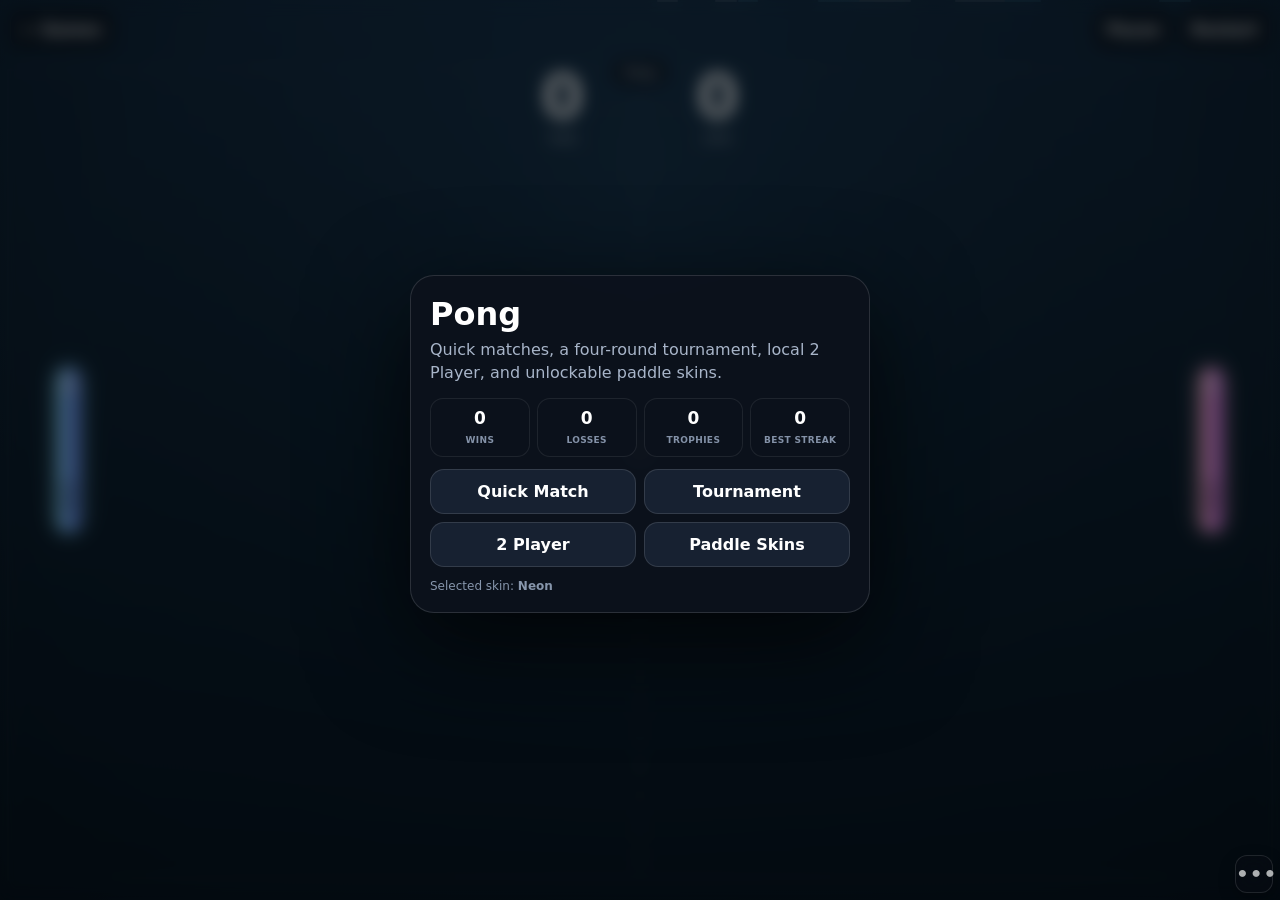
<file: games/pong.html>
<!doctype html>
<html lang="en">
<head>
<meta charset="utf-8">
<meta name="viewport" content="width=device-width,initial-scale=1,maximum-scale=1,user-scalable=no,viewport-fit=cover">
<meta name="theme-color" content="#07111b">
<title>Pong - Arcade Hub</title>
<style>
*{box-sizing:border-box}html,body{margin:0;width:100%;height:100%;overflow:hidden;background:#05090f;color:#fff;font-family:-apple-system,BlinkMacSystemFont,"Segoe UI",system-ui,sans-serif}button,a{font:inherit}
#game{position:fixed;inset:0;width:100vw;height:100vh;display:block;touch-action:none;background:#07111b}@supports(height:100dvh){#game{height:100dvh}}
.top{position:fixed;z-index:50;top:max(10px,env(safe-area-inset-top));left:10px;right:86px;display:flex;justify-content:space-between;align-items:center;gap:8px;pointer-events:none}.topLeft,.topRight{display:flex;gap:7px;align-items:center}.top a,.top button{pointer-events:auto;color:#fff;background:rgba(8,14,23,.78);border:1px solid rgba(255,255,255,.14);padding:9px 11px;border-radius:12px;text-decoration:none;font-weight:850;backdrop-filter:blur(12px)}
#status{position:fixed;z-index:42;left:50%;top:max(12px,env(safe-area-inset-top));transform:translateX(-50%);padding:7px 12px;border:1px solid rgba(255,255,255,.1);border-radius:999px;background:rgba(7,12,20,.65);font-size:11px;font-weight:850;color:#d0d9e7;white-space:nowrap;pointer-events:none;backdrop-filter:blur(10px)}
#overlay{position:fixed;z-index:1000;inset:0;display:grid;place-items:center;padding:max(76px,calc(env(safe-area-inset-top) + 68px)) 16px max(88px,calc(env(safe-area-inset-bottom) + 76px));background:rgba(3,7,12,.58);backdrop-filter:blur(8px)}#overlay.hidden{display:none}
.panel{width:min(92vw,460px);max-height:76dvh;overflow:auto;-webkit-overflow-scrolling:touch;background:rgba(12,18,28,.97);border:1px solid rgba(255,255,255,.13);border-radius:24px;padding:19px;box-shadow:0 30px 100px #000b}.panel h1,.panel h2,.panel h3{margin:0 0 6px}.panel p{margin:0 0 13px;color:#a8b5c9;line-height:1.43}.panel .muted{color:#8796ac;font-size:12px}.modeGrid{display:grid;grid-template-columns:1fr 1fr;gap:8px;margin:12px 0}.modeGrid button,.choices button,.big,.skinCard{border:1px solid rgba(255,255,255,.12);background:#172131;color:#fff;border-radius:14px;padding:12px 9px;font-weight:850}.modeGrid button.active,.choices button.active{background:#eef4ff;color:#101522;border-color:#c6d3ec}.choices{display:grid;grid-template-columns:repeat(3,1fr);gap:7px;margin:9px 0 12px}.big{width:100%;margin-top:9px}.statsBox{display:grid;grid-template-columns:repeat(4,1fr);gap:7px;margin:11px 0}.stat{border:1px solid rgba(255,255,255,.08);background:#0b111b;border-radius:13px;padding:9px 6px;text-align:center}.stat b{display:block;font-size:17px}.stat span{font-size:9px;color:#8492a8;font-weight:850;text-transform:uppercase;letter-spacing:.04em}.skinGrid{display:grid;grid-template-columns:1fr 1fr;gap:8px;margin:10px 0}.skinCard{text-align:left;padding:11px}.skinCard.selected{outline:2px solid #77ddff}.skinCard.locked{opacity:.48}.skinSwatch{height:28px;border-radius:9px;margin-bottom:8px}.skinCard small{display:block;color:#8594aa;margin-top:4px;font-weight:650;line-height:1.3}.tourRow{display:flex;justify-content:space-between;gap:8px;align-items:center;padding:9px 0;border-top:1px solid rgba(255,255,255,.08)}
@media(max-width:640px){.top{right:78px}.top a,.top button{padding:8px 9px;font-size:11px}#status{font-size:9px;max-width:54vw;overflow:hidden;text-overflow:ellipsis}.panel{padding:16px;border-radius:20px;max-height:72dvh}.panel h1{font-size:25px}.panel p{font-size:12px}.modeGrid button,.choices button,.big{font-size:12px;padding:10px 7px}.statsBox{gap:5px}.stat{padding:7px 4px}.stat b{font-size:15px}.stat span{font-size:8px}}
</style>
</head>
<body>
<canvas id="game"></canvas>
<div class="top"><div class="topLeft"><a href="../index.html">← Games</a></div><div class="topRight"><button id="pauseBtn">Pause</button><button id="restartBtn">Restart</button></div></div>
<div id="status">Pong</div>
<div id="overlay"><div class="panel" id="panel"></div></div>
<script src="../admin.js"></script>
<script>
const canvas=document.getElementById('game'),ctx=canvas.getContext('2d'),overlay=document.getElementById('overlay'),panel=document.getElementById('panel'),statusEl=document.getElementById('status'),pauseBtn=document.getElementById('pauseBtn'),restartBtn=document.getElementById('restartBtn');
let W=innerWidth,H=innerHeight,DPR=1,last=performance.now(),phase='menu',paused=false,mode='quick',difficulty='normal',matchWinScore=7,playerScore=0,rightScore=0,rally=0,longestRally=0,serveTimer=0,serveDir=1,trail=[],pointerY=innerHeight/2,pointer2Y=innerHeight/2,keys={p1Up:false,p1Down:false,p2Up:false,p2Down:false},aiThink=0,aiTargetY=innerHeight/2,autoShotRel=.72,tournamentRound=0;const pointerSides=new Map();
const player={x:24,y:100,w:16,h:110,v:0},right={x:0,y:100,w:16,h:110,v:0},ball={x:0,y:0,vx:0,vy:0,r:8,speed:360};
const PROFILE_KEY='pongProfileV2',admin=()=>window.ArcadeAdmin?.getSettings?.()||{god:false,speed:1,pongAuto:false,pongPrediction:false};
const DIFF={easy:{name:'Easy',speed:.64,think:.31,predict:.10,error:.24,notice:.67},normal:{name:'Normal',speed:.84,think:.18,predict:.38,error:.14,notice:.55},hard:{name:'Hard',speed:1.03,think:.11,predict:.68,error:.065,notice:.44}};
const TOURNEY=[{name:'Rookie Riley',difficulty:'easy',win:5},{name:'Fast Finn',difficulty:'normal',win:5},{name:'Ace Nova',difficulty:'normal',win:6},{name:'Champion Vex',difficulty:'hard',win:7}];
const SKINS={neon:{name:'Neon',unlock:'Starter skin',a:'#8de4ff',b:'#6578ff'},crimson:{name:'Crimson',unlock:'Win 5 matches',a:'#ffb0ba',b:'#ed4164'},gold:{name:'Gold',unlock:'Win 1 tournament',a:'#fff0a2',b:'#d99a20'},galaxy:{name:'Galaxy',unlock:'Win 3 tournaments',a:'#d7a6ff',b:'#5cc9ff'}};
const clamp=(v,a,b)=>Math.max(a,Math.min(b,v)),lerp=(a,b,t)=>a+(b-a)*t;
function defaultProfile(){return{wins:0,losses:0,streak:0,best:0,tournaments:0,trophies:0,skin:'neon',unlocked:['neon']}}
function profile(){try{return{...defaultProfile(),...JSON.parse(localStorage.getItem(PROFILE_KEY)||'{}')}}catch{return defaultProfile()}}
function saveProfile(p){localStorage.setItem(PROFILE_KEY,JSON.stringify(p))}
function syncUnlocks(p){const u=new Set(p.unlocked||['neon']);u.add('neon');if(p.wins>=5)u.add('crimson');if(p.tournaments>=1)u.add('gold');if(p.tournaments>=3)u.add('galaxy');p.unlocked=[...u];if(!u.has(p.skin))p.skin='neon';saveProfile(p);return p}
function skin(){const p=syncUnlocks(profile());return SKINS[p.skin]||SKINS.neon}
function speedValue(){const v=Number(admin().speed);return Number.isFinite(v)&&v>0?v:1}
function sound(name){window.ArcadeVibes?.play?.(name)}
function scale(){return clamp(Math.min(W,H)/430,.72,1.55)}
function courtTop(){return Math.max(66,parseFloat(getComputedStyle(document.documentElement).fontSize)||16)}
function courtBottom(){return H-16}
function configureObjects(resetPositions=false){const s=scale(),ph=clamp(H*.17,86,150)*s/Math.max(1,s*.92),pw=clamp(W*.038,13,22);player.w=right.w=pw;player.h=right.h=ph;player.x=Math.max(18,W*.045);right.x=W-player.x-right.w;ball.r=clamp(Math.min(W,H)*.018,7,11);if(resetPositions){player.y=right.y=(H-ph)/2;pointerY=pointer2Y=H/2;ball.x=W/2;ball.y=H/2}}
function resize(){W=innerWidth;H=innerHeight;DPR=Math.min(devicePixelRatio||1,2);canvas.width=Math.max(1,Math.round(W*DPR));canvas.height=Math.max(1,Math.round(H*DPR));canvas.style.width=W+'px';canvas.style.height=H+'px';ctx.setTransform(DPR,0,0,DPR,0,0);configureObjects(phase!=='playing');if(phase==='playing'){player.y=clamp(player.y,courtTop(),courtBottom()-player.h);right.y=clamp(right.y,courtTop(),courtBottom()-right.h);right.x=W-player.x-right.w}}
addEventListener('resize',()=>{clearTimeout(resize.t);resize.t=setTimeout(resize,60)});
function rr(x,y,w,h,r){const m=Math.min(r,w/2,h/2);ctx.beginPath();ctx.moveTo(x+m,y);ctx.arcTo(x+w,y,x+w,y+h,m);ctx.arcTo(x+w,y+h,x,y+h,m);ctx.arcTo(x,y+h,x,y,m);ctx.arcTo(x,y,x+w,y,m);ctx.closePath()}
function resetPaddles(){configureObjects(true);player.v=right.v=0;aiTargetY=H/2;aiThink=0;autoShotRel=.72}
function baseBallSpeed(){return clamp(W*.92,320,620)}
function serve(dir){serveDir=dir||1;serveTimer=.9;ball.x=W/2;ball.y=(courtTop()+courtBottom())/2;ball.speed=baseBallSpeed();const a=Math.random()*.82-.41;ball.vx=Math.cos(a)*ball.speed*serveDir;ball.vy=Math.sin(a)*ball.speed;rally=0;trail=[];aiThink=0}
function beginMatch(){playerScore=rightScore=0;longestRally=0;paused=false;phase='playing';resetPaddles();serve(Math.random()<.5?-1:1);overlay.classList.add('hidden');pauseBtn.textContent='Pause';last=performance.now();updateStatus()}
function startQuick(){mode='quick';matchWinScore=7;beginMatch()}
function startTwoPlayer(){mode='2p';matchWinScore=7;beginMatch()}
function startTournament(){mode='tournament';tournamentRound=0;startTournamentRound()}
function startTournamentRound(){const r=TOURNEY[tournamentRound];difficulty=r.difficulty;matchWinScore=r.win;beginMatch()}
function modeLabel(){if(mode==='2p')return'2 Player';if(mode==='tournament')return`Tournament ${tournamentRound+1}/${TOURNEY.length}`;return DIFF[difficulty].name}
function updateStatus(){if(phase==='menu'){statusEl.textContent='Pong';return}if(phase==='gameover'){statusEl.textContent=`Final ${playerScore} - ${rightScore}`;return}const a=admin(),f=[];if(a.pongAuto&&mode!=='2p')f.push('AUTO');if(a.pongPrediction)f.push('PREDICT');statusEl.textContent=`${modeLabel()} • ${playerScore}-${rightScore} • Rally ${rally} • ${speedValue()}x${f.length?' • '+f.join(' • '):''}`}
function menuStats(){const p=syncUnlocks(profile());return`<div class="statsBox"><div class="stat"><b>${p.wins}</b><span>Wins</span></div><div class="stat"><b>${p.losses}</b><span>Losses</span></div><div class="stat"><b>${p.trophies}</b><span>Trophies</span></div><div class="stat"><b>${p.best}</b><span>Best streak</span></div></div>`}
function showMenu(){phase='menu';paused=false;overlay.classList.remove('hidden');const p=syncUnlocks(profile());panel.innerHTML=`<h1>Pong</h1><p>Quick matches, a four-round tournament, local 2 Player, and unlockable paddle skins.</p>${menuStats()}<div class="modeGrid"><button id="quickMode">Quick Match</button><button id="tourMode">Tournament</button><button id="twoMode">2 Player</button><button id="skinsMode">Paddle Skins</button></div><div class="muted">Selected skin: <b>${SKINS[p.skin].name}</b></div>`;panel.querySelector('#quickMode').onclick=showQuickMenu;panel.querySelector('#tourMode').onclick=showTournamentMenu;panel.querySelector('#twoMode').onclick=showTwoPlayerMenu;panel.querySelector('#skinsMode').onclick=showSkins;updateStatus()}
function showQuickMenu(){overlay.classList.remove('hidden');panel.innerHTML=`<h2>Quick Match</h2><p>First to 7. The CPU reacts and guesses differently on each difficulty instead of knowing the exact landing spot.</p><div class="choices"><button data-d="easy">Easy</button><button data-d="normal">Normal</button><button data-d="hard">Hard</button></div><div class="muted" id="diffNote"></div><button class="big" id="startQuick">Play</button><button class="big" id="backMenu">Back</button>`;const note=()=>difficulty==='easy'?'Slow reactions and frequent mistakes.':difficulty==='hard'?'Fast and smart, but still beatable.':'Balanced opponent with imperfect prediction.';panel.querySelector('#diffNote').textContent=note();panel.querySelectorAll('[data-d]').forEach(b=>{b.classList.toggle('active',b.dataset.d===difficulty);b.onclick=()=>{difficulty=b.dataset.d;panel.querySelectorAll('[data-d]').forEach(q=>q.classList.toggle('active',q.dataset.d===difficulty));panel.querySelector('#diffNote').textContent=note()}});panel.querySelector('#startQuick').onclick=startQuick;panel.querySelector('#backMenu').onclick=showMenu}
function showTournamentMenu(){const p=syncUnlocks(profile());panel.innerHTML=`<h2>Tournament</h2><p>Beat four opponents in a row. Winning earns a trophy and unlocks special skins.</p>${TOURNEY.map((r,i)=>`<div class="tourRow"><b>Round ${i+1}: ${r.name}</b><span class="muted">${DIFF[r.difficulty].name} • first to ${r.win}</span></div>`).join('')}<div class="muted" style="margin-top:10px">Tournament wins: <b>${p.tournaments}</b></div><button class="big" id="startTour">Start Tournament</button><button class="big" id="backMenu">Back</button>`;panel.querySelector('#startTour').onclick=startTournament;panel.querySelector('#backMenu').onclick=showMenu}
function showTwoPlayerMenu(){panel.innerHTML=`<h2>2 Player</h2><p>On touch screens, each player drags on their half. Keyboard: Player 1 uses W/S and Player 2 uses ↑/↓.</p><button class="big" id="start2p">Start 2 Player</button><button class="big" id="backMenu">Back</button>`;panel.querySelector('#start2p').onclick=startTwoPlayer;panel.querySelector('#backMenu').onclick=showMenu}
function showSkins(){const p=syncUnlocks(profile()),u=new Set(p.unlocked);panel.innerHTML=`<h2>Paddle Skins</h2><p>Unlock skins by winning matches and tournaments.</p><div class="skinGrid">${Object.entries(SKINS).map(([id,s])=>`<button class="skinCard ${p.skin===id?'selected':''} ${u.has(id)?'':'locked'}" data-skin="${id}" ${u.has(id)?'':'disabled'}><div class="skinSwatch" style="background:linear-gradient(90deg,${s.a},${s.b})"></div><b>${s.name}</b><small>${u.has(id)?'Unlocked':s.unlock}</small></button>`).join('')}</div><button class="big" id="backMenu">Back</button>`;panel.querySelectorAll('[data-skin]').forEach(b=>b.onclick=()=>{const q=syncUnlocks(profile());q.skin=b.dataset.skin;saveProfile(q);showSkins()});panel.querySelector('#backMenu').onclick=showMenu}
function finishRecorded(win){const p=syncUnlocks(profile());if(win){p.wins++;p.streak++;p.best=Math.max(p.best,p.streak)}else{p.losses++;p.streak=0}syncUnlocks(p)}
function finishMatch(win){phase='gameover';paused=false;if(mode==='2p'){overlay.classList.remove('hidden');panel.innerHTML=`<h2>${win?'Player 1':'Player 2'} Wins</h2><p>Final score ${playerScore} - ${rightScore}<br>Longest rally ${longestRally}</p><button class="big" id="again">Play Again</button><button class="big" id="menu">Main Menu</button>`;panel.querySelector('#again').onclick=startTwoPlayer;panel.querySelector('#menu').onclick=showMenu;updateStatus();return}if(mode==='tournament'){if(win){if(tournamentRound<TOURNEY.length-1){phase='gameover';overlay.classList.remove('hidden');const defeated=TOURNEY[tournamentRound].name;tournamentRound++;panel.innerHTML=`<h2>Round Won</h2><p>You beat ${defeated}. Next: ${TOURNEY[tournamentRound].name}.</p><button class="big" id="nextRound">Next Round</button><button class="big" id="quitTour">Quit Tournament</button>`;panel.querySelector('#nextRound').onclick=startTournamentRound;panel.querySelector('#quitTour').onclick=showMenu}else{const p=syncUnlocks(profile());p.tournaments++;p.trophies++;p.wins++;p.streak++;p.best=Math.max(p.best,p.streak);syncUnlocks(p);sound('win');overlay.classList.remove('hidden');panel.innerHTML=`<h2>Tournament Champion</h2><p>You beat all four opponents and earned a trophy.</p>${menuStats()}<button class="big" id="againTour">Play Tournament Again</button><button class="big" id="menu">Main Menu</button>`;panel.querySelector('#againTour').onclick=startTournament;panel.querySelector('#menu').onclick=showMenu}}else{finishRecorded(false);sound('hit');overlay.classList.remove('hidden');panel.innerHTML=`<h2>Tournament Lost</h2><p>${TOURNEY[tournamentRound].name} beat you ${rightScore}-${playerScore}. Try again from round one.</p><button class="big" id="retryTour">Retry Tournament</button><button class="big" id="menu">Main Menu</button>`;panel.querySelector('#retryTour').onclick=startTournament;panel.querySelector('#menu').onclick=showMenu}updateStatus();return}finishRecorded(win);sound(win?'win':'hit');overlay.classList.remove('hidden');panel.innerHTML=`<h2>${win?'You Win!':'You Lost'}</h2><p>Final score ${playerScore} - ${rightScore}<br>Longest rally ${longestRally}</p>${menuStats()}<button class="big" id="rematch">Rematch</button><button class="big" id="menu">Main Menu</button>`;panel.querySelector('#rematch').onclick=startQuick;panel.querySelector('#menu').onclick=showMenu;updateStatus()}
function scorePoint(leftWon){if(leftWon){playerScore++;sound('score')}else{rightScore++;sound('hit')}if(playerScore>=matchWinScore||rightScore>=matchWinScore){finishMatch(playerScore>rightScore);return}serve(leftWon?-1:1);updateStatus()}
function topBound(){return courtTop()+4}function bottomBound(){return courtBottom()-4}
function reflectY(y){const top=topBound()+ball.r,bottom=bottomBound()-ball.r,span=Math.max(1,bottom-top);let n=(y-top)%(span*2);if(n<0)n+=span*2;if(n>span)n=span*2-n;return top+n}
function predictedYAtX(targetX){if(Math.abs(ball.vx)<1)return ball.y;const t=(targetX-ball.x)/ball.vx;if(t<=0)return ball.y;return reflectY(ball.y+ball.vy*t)}
function movePlayer(dt){const a=admin(),prev=player.y,manualSpeed=clamp(H*1.25,520,980),autoSpeed=clamp(H*1.65,650,1250);if(mode!=='2p'&&a.pongAuto){let target=(topBound()+bottomBound())/2;if(ball.vx<0){const intercept=predictedYAtX(player.x+player.w+ball.r),opCenter=right.y+right.h/2;if(opCenter<(topBound()+bottomBound())*.43)autoShotRel=.82;else if(opCenter>(topBound()+bottomBound())*.57)autoShotRel=-.82;else autoShotRel=(rally%3===0?.78:rally%3===1?-.78:.56);target=intercept-autoShotRel*(player.h*.5)}const center=player.y+player.h/2;player.y+=clamp(target-center,-autoSpeed*dt,autoSpeed*dt)}else{if(keys.p1Up)player.y-=manualSpeed*dt;if(keys.p1Down)player.y+=manualSpeed*dt;if(!keys.p1Up&&!keys.p1Down){const target=pointerY-player.h/2;player.y+=clamp(target-player.y,-manualSpeed*dt,manualSpeed*dt)}}player.y=clamp(player.y,topBound(),bottomBound()-player.h);player.v=(player.y-prev)/Math.max(dt,.0001)}
function moveRight(dt){const prev=right.y;if(mode==='2p'){const sp=clamp(H*1.25,520,980);if(keys.p2Up)right.y-=sp*dt;if(keys.p2Down)right.y+=sp*dt;if(!keys.p2Up&&!keys.p2Down){const target=pointer2Y-right.h/2;right.y+=clamp(target-right.y,-sp*dt,sp*dt)}}else{const d=DIFF[difficulty],attacking=ball.vx>0,mid=(topBound()+bottomBound())/2;aiThink-=dt;if(!attacking){aiTargetY=lerp(aiTargetY,mid,.06);aiThink=0}else if(ball.x<W*d.notice){aiTargetY=lerp(aiTargetY,mid,.055)}else if(aiThink<=0){const exact=predictedYAtX(right.x-ball.r),rough=lerp(ball.y,exact,d.predict),mistake=(Math.random()*2-1)*(bottomBound()-topBound())*d.error;aiTargetY=clamp(rough+mistake,topBound()+right.h/2,bottomBound()-right.h/2);aiThink=d.think*(.8+Math.random()*.7)}const center=right.y+right.h/2,max=clamp(H*.82,350,720)*d.speed*dt;right.y+=clamp(aiTargetY-center,-max,max)}right.y=clamp(right.y,topBound(),bottomBound()-right.h);right.v=(right.y-prev)/Math.max(dt,.0001)}
function hitPaddle(p,left){let rel=clamp((ball.y-(p.y+p.h/2))/(p.h/2),-1,1);if(left&&admin().pongAuto&&mode!=='2p'&&Math.abs(rel)<.28)rel=autoShotRel;rel=clamp(rel+(p.v||0)*.00028,-.97,.97);ball.speed=Math.min(clamp(W*2.25,760,1500),ball.speed*1.04+3);const angle=rel*1.12;ball.vx=Math.cos(angle)*ball.speed*(left?1:-1);ball.vy=Math.sin(angle)*ball.speed;ball.x=left?p.x+p.w+ball.r+1:p.x-ball.r-1;rally++;longestRally=Math.max(longestRally,rally);if(!left)aiThink=0;sound('level')}
function physicsStep(dt){const a=admin();movePlayer(dt);moveRight(dt);if(serveTimer>0){serveTimer-=dt;ball.x=W/2;ball.y=(topBound()+bottomBound())/2;return}trail.push({x:ball.x,y:ball.y});if(trail.length>18)trail.shift();ball.x+=ball.vx*dt;ball.y+=ball.vy*dt;if(ball.y-ball.r<topBound()){ball.y=topBound()+ball.r;ball.vy=Math.abs(ball.vy)}else if(ball.y+ball.r>bottomBound()){ball.y=bottomBound()-ball.r;ball.vy=-Math.abs(ball.vy)}if(ball.vx<0&&ball.x-ball.r<=player.x+player.w&&ball.x+ball.r>=player.x&&ball.y+ball.r>=player.y&&ball.y-ball.r<=player.y+player.h)hitPaddle(player,true);if(ball.vx>0&&ball.x+ball.r>=right.x&&ball.x-ball.r<=right.x+right.w&&ball.y+ball.r>=right.y&&ball.y-ball.r<=right.y+right.h)hitPaddle(right,false);if(ball.x+ball.r<0){if(a.god&&mode!=='2p'){ball.x=player.x+player.w+ball.r+1;ball.vx=Math.abs(ball.vx)}else scorePoint(false)}else if(ball.x-ball.r>W)scorePoint(true)}
function update(dt){if(phase!=='playing'||paused)return;const total=dt*speedValue();if(!Number.isFinite(total)||total<=0)return;let steps=Math.max(1,Math.ceil(total/.0035));steps=Math.min(360,steps);const step=total/steps;for(let i=0;i<steps&&phase==='playing';i++)physicsStep(step);updateStatus()}
function drawArena(){const g=ctx.createLinearGradient(0,0,0,H);g.addColorStop(0,'#10253a');g.addColorStop(.42,'#0b1c2b');g.addColorStop(1,'#06101a');ctx.fillStyle=g;ctx.fillRect(0,0,W,H);const glow=ctx.createRadialGradient(W/2,H*.2,20,W/2,H*.2,Math.max(W,H)*.7);glow.addColorStop(0,'rgba(94,170,230,.12)');glow.addColorStop(1,'rgba(0,0,0,0)');ctx.fillStyle=glow;ctx.fillRect(0,0,W,H);ctx.strokeStyle='rgba(255,255,255,.075)';ctx.lineWidth=1.5;ctx.strokeRect(8,topBound(),W-16,bottomBound()-topBound());ctx.setLineDash([14,16]);ctx.strokeStyle='rgba(255,255,255,.16)';ctx.beginPath();ctx.moveTo(W/2,topBound());ctx.lineTo(W/2,bottomBound());ctx.stroke();ctx.setLineDash([]);for(let i=0;i<6;i++){const y=topBound()+20+i*18;ctx.fillStyle=`rgba(110,190,255,${.06-i*.006})`;ctx.fillRect(W*.22,y,W*.56,2)}const vig=ctx.createRadialGradient(W/2,H/2,Math.min(W,H)*.25,W/2,H/2,Math.max(W,H)*.8);vig.addColorStop(.45,'rgba(0,0,0,0)');vig.addColorStop(1,'rgba(0,0,0,.38)');ctx.fillStyle=vig;ctx.fillRect(0,0,W,H)}
function drawPrediction(){if(!admin().pongPrediction||phase!=='playing'||serveTimer>0||Math.abs(ball.vx)<1)return;let px=ball.x,py=ball.y,vx=ball.vx,vy=ball.vy;const targetX=vx<0?player.x+player.w+ball.r:right.x-ball.r,pts=[{x:px,y:py}],dt=.012;for(let i=0;i<520;i++){px+=vx*dt;py+=vy*dt;if(py-ball.r<topBound()){py=topBound()+ball.r;vy=Math.abs(vy)}else if(py+ball.r>bottomBound()){py=bottomBound()-ball.r;vy=-Math.abs(vy)}if(i%7===0)pts.push({x:px,y:py});if((vx<0&&px<=targetX)||(vx>0&&px>=targetX)){pts.push({x:targetX,y:predictedYAtX(targetX)});break}}if(pts.length<2)return;ctx.save();ctx.strokeStyle='rgba(116,229,255,.72)';ctx.lineWidth=2.5;ctx.setLineDash([9,9]);ctx.beginPath();ctx.moveTo(pts[0].x,pts[0].y);for(let i=1;i<pts.length;i++)ctx.lineTo(pts[i].x,pts[i].y);ctx.stroke();ctx.setLineDash([]);const e=pts[pts.length-1];ctx.fillStyle='rgba(116,229,255,.95)';ctx.beginPath();ctx.arc(e.x,e.y,5.5,0,Math.PI*2);ctx.fill();ctx.restore()}
function drawPaddle(p,isLeft){const s=isLeft?skin():{a:'#ffb3c4',b:'#d96cff'};ctx.save();ctx.shadowColor=s.a;ctx.shadowBlur=16;const g=ctx.createLinearGradient(p.x,p.y,p.x+p.w,p.y);g.addColorStop(0,s.a);g.addColorStop(1,s.b);ctx.fillStyle=g;rr(p.x,p.y,p.w,p.h,Math.min(10,p.w*.55));ctx.fill();ctx.shadowBlur=0;ctx.fillStyle='rgba(255,255,255,.24)';rr(p.x+2,p.y+4,Math.max(2,p.w-4),Math.max(7,p.h*.14),6);ctx.fill();ctx.fillStyle='rgba(0,0,0,.16)';rr(p.x+2,p.y+p.h*.68,Math.max(2,p.w-4),p.h*.22,6);ctx.fill();ctx.restore()}
function drawBall(){for(let i=0;i<trail.length;i++){const t=trail[i],a=(i+1)/trail.length*.16;ctx.fillStyle=`rgba(255,242,170,${a})`;ctx.beginPath();ctx.arc(t.x,t.y,ball.r*(.35+.55*i/trail.length),0,Math.PI*2);ctx.fill()}ctx.save();ctx.shadowColor='rgba(255,238,147,.9)';ctx.shadowBlur=18;const g=ctx.createRadialGradient(ball.x-ball.r*.25,ball.y-ball.r*.3,1,ball.x,ball.y,ball.r);g.addColorStop(0,'#fffef0');g.addColorStop(.5,'#fff0a0');g.addColorStop(1,'#e8b83d');ctx.fillStyle=g;ctx.beginPath();ctx.arc(ball.x,ball.y,ball.r,0,Math.PI*2);ctx.fill();ctx.restore()}
function drawScore(){const y=topBound()+48,fs=clamp(Math.min(W,H)*.11,36,62);ctx.textAlign='center';ctx.font=`900 ${fs}px system-ui`;ctx.fillStyle='rgba(255,255,255,.94)';ctx.fillText(playerScore,W/2-fs*1.25,y);ctx.fillText(rightScore,W/2+fs*1.25,y);ctx.font=`800 ${clamp(fs*.2,10,13)}px system-ui`;ctx.fillStyle='rgba(255,255,255,.48)';ctx.fillText(mode==='2p'?'P1':'YOU',W/2-fs*1.25,y+25);ctx.fillText(mode==='2p'?'P2':'CPU',W/2+fs*1.25,y+25);if(serveTimer>0&&phase==='playing'){ctx.font=`900 ${clamp(W*.045,16,24)}px system-ui`;ctx.fillStyle='rgba(255,255,255,.8)';ctx.fillText('GET READY',W/2,(topBound()+bottomBound())/2-24)}if(admin().pongAuto&&mode!=='2p'&&phase==='playing'){ctx.font='900 12px system-ui';ctx.fillStyle='rgba(115,229,255,.9)';ctx.fillText('AUTOPILOT',W/2,y+52)}if(paused){ctx.fillStyle='rgba(0,0,0,.48)';ctx.fillRect(0,0,W,H);ctx.font=`900 ${clamp(W*.1,34,54)}px system-ui`;ctx.fillStyle='#fff';ctx.fillText('PAUSED',W/2,H/2)}}
function draw(){drawArena();drawPrediction();drawPaddle(player,true);drawPaddle(right,false);drawBall();drawScore()}
function frame(ts){const dt=Math.min(.04,Math.max(0,(ts-last)/1000||0));last=ts;update(dt);draw();requestAnimationFrame(frame)}
function localPoint(e){const r=canvas.getBoundingClientRect();return{x:(e.clientX-r.left),y:(e.clientY-r.top)}}
canvas.addEventListener('pointerdown',e=>{if(phase!=='playing')return;const p=localPoint(e),side=p.x<W/2?'left':'right';pointerSides.set(e.pointerId,side);canvas.setPointerCapture?.(e.pointerId);if(side==='left'){if(!(admin().pongAuto&&mode!=='2p'))pointerY=p.y}else if(mode==='2p')pointer2Y=p.y;e.preventDefault()},{passive:false});
canvas.addEventListener('pointermove',e=>{if(phase!=='playing')return;const side=pointerSides.get(e.pointerId),p=localPoint(e);if(side==='left'){if(!(admin().pongAuto&&mode!=='2p'))pointerY=p.y}else if(side==='right'&&mode==='2p')pointer2Y=p.y;if(side)e.preventDefault()},{passive:false});
const clearPointer=e=>pointerSides.delete(e.pointerId);canvas.addEventListener('pointerup',clearPointer);canvas.addEventListener('pointercancel',clearPointer);
addEventListener('keydown',e=>{if(e.code==='Space'&&phase==='playing'){paused=!paused;pauseBtn.textContent=paused?'Resume':'Pause';last=performance.now();e.preventDefault();return}if(e.key==='w'||e.key==='W'){keys.p1Up=true;e.preventDefault()}if(e.key==='s'||e.key==='S'){keys.p1Down=true;e.preventDefault()}if(e.key==='ArrowUp'){if(mode==='2p')keys.p2Up=true;else if(!(admin().pongAuto&&mode!=='2p'))keys.p1Up=true;e.preventDefault()}if(e.key==='ArrowDown'){if(mode==='2p')keys.p2Down=true;else if(!(admin().pongAuto&&mode!=='2p'))keys.p1Down=true;e.preventDefault()}});
addEventListener('keyup',e=>{if(e.key==='w'||e.key==='W')keys.p1Up=false;if(e.key==='s'||e.key==='S')keys.p1Down=false;if(e.key==='ArrowUp'){keys.p1Up=false;keys.p2Up=false}if(e.key==='ArrowDown'){keys.p1Down=false;keys.p2Down=false}});
pauseBtn.onclick=()=>{if(phase!=='playing')return;paused=!paused;pauseBtn.textContent=paused?'Resume':'Pause';last=performance.now()};restartBtn.onclick=()=>{if(phase==='playing'||phase==='gameover'){if(mode==='tournament')startTournamentRound();else if(mode==='2p')startTwoPlayer();else startQuick()}else showMenu()};
addEventListener('arcade-admin-change',()=>{keys.p1Up=keys.p1Down=keys.p2Up=keys.p2Down=false;updateStatus()});addEventListener('arcade-admin-command',e=>{if(e.detail.command==='boost'){playerScore=Math.min(matchWinScore-1,playerScore+3);updateStatus()}if(e.detail.command==='reset'){if(mode==='tournament')startTournamentRound();else if(mode==='2p')startTwoPlayer();else startQuick()}});
resize();showMenu();requestAnimationFrame(frame);
</script>
</body>
</html>
</file>
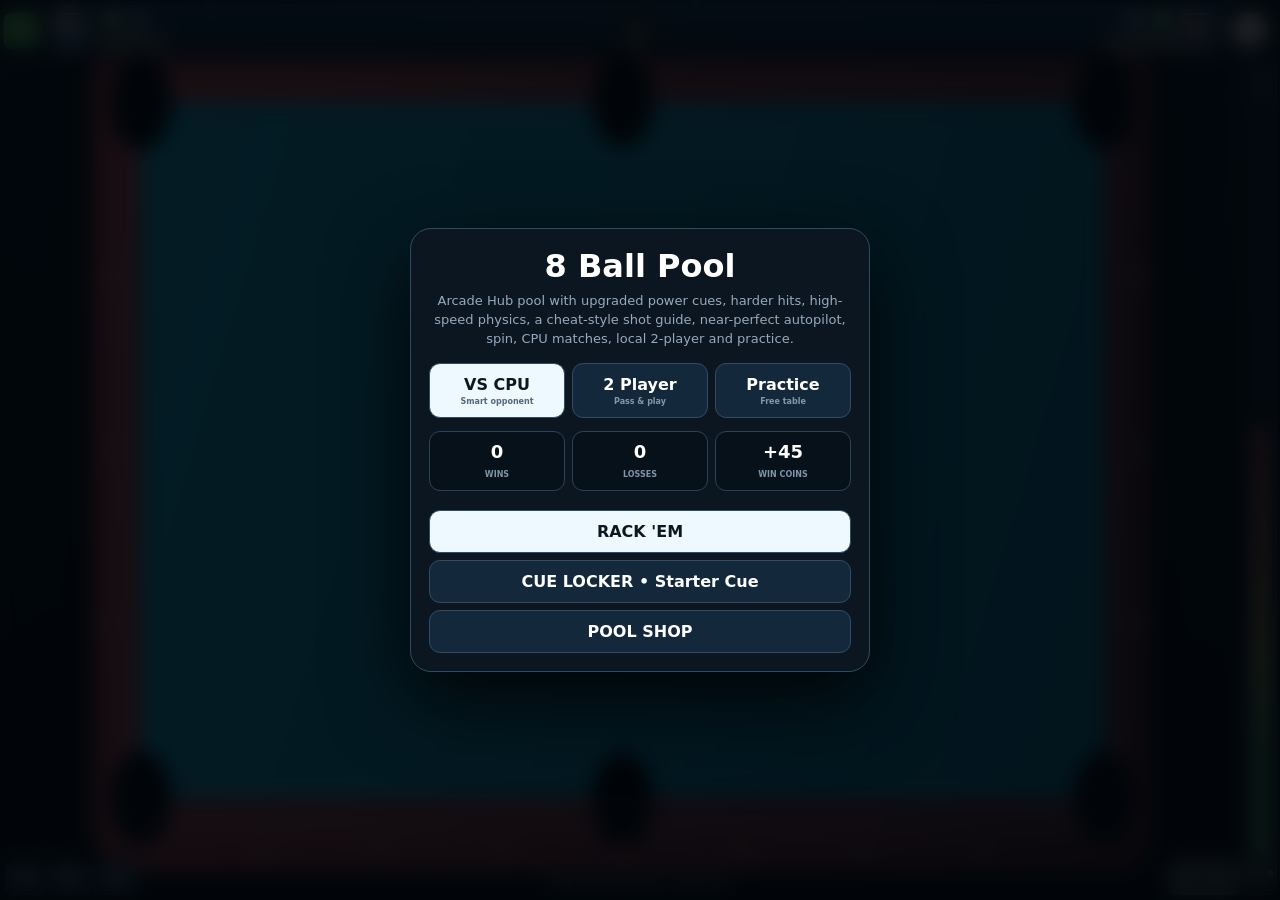
<file: games/pool.html>
<!doctype html>
<html lang="en">
<head>
<meta charset="utf-8">
<meta name="viewport" content="width=device-width,initial-scale=1,maximum-scale=1,user-scalable=no,viewport-fit=cover">
<meta name="theme-color" content="#07111e">
<title>8 Ball Pool - Arcade Hub</title>
<link rel="stylesheet" href="pool.css">
</head>
<body>
<div class="portraitGate" id="portraitGate"><div class="gateBox"><span class="phone">📱</span><h2>Rotate your phone</h2><p>8 Ball Pool is landscape-only now so the table can use the whole screen.</p></div></div>
<div class="top"><a class="menu" href="../index.html">☰</a><div class="score"><div class="player active" id="p0"><div class="avatar">YOU</div><div class="info"><div class="nameLine"><span class="lvl">65</span><span class="pname" id="n0">You</span></div><div class="group" id="g0">OPEN TABLE</div><div class="rackdots" id="d0"></div></div></div><div class="pot"></div><div class="player right" id="p1"><div class="info"><div class="nameLine"><span class="pname" id="n1">CPU</span><span class="lvl">78</span></div><div class="group" id="g1">OPEN TABLE</div><div class="rackdots" id="d1"></div></div><div class="avatar">CPU</div></div></div><button class="ballMenu" id="menuBtn">●</button></div>
<div class="rotate">Rotate sideways for the full pool layout</div><div id="stage"><canvas id="c" width="1500" height="700"></canvas></div>
<div id="power"><label>POWER</label><div class="track"><div class="fill" id="fill"></div><input id="powerRange" type="range" min="15" max="100" value="58"></div><div id="pct">58</div></div>
<div class="status" id="status">Drag on the table to aim.</div><div class="tools"><button class="small" id="cueBtn">CUE</button><button class="small" id="spinBtn">SPIN</button><button class="small" id="shopBtn">SHOP</button></div><button class="shoot" id="shootBtn">SHOOT</button>
<div class="overlay" id="overlay"><div class="panel" id="panel"></div></div>
<script src="../arcade-economy.js"></script>
<script src="../admin.js"></script>
<script src="pool-core.js"></script>
<script src="pool-ai.js"></script>
<script src="pool-render.js"></script>
</body>
</html>
</file>
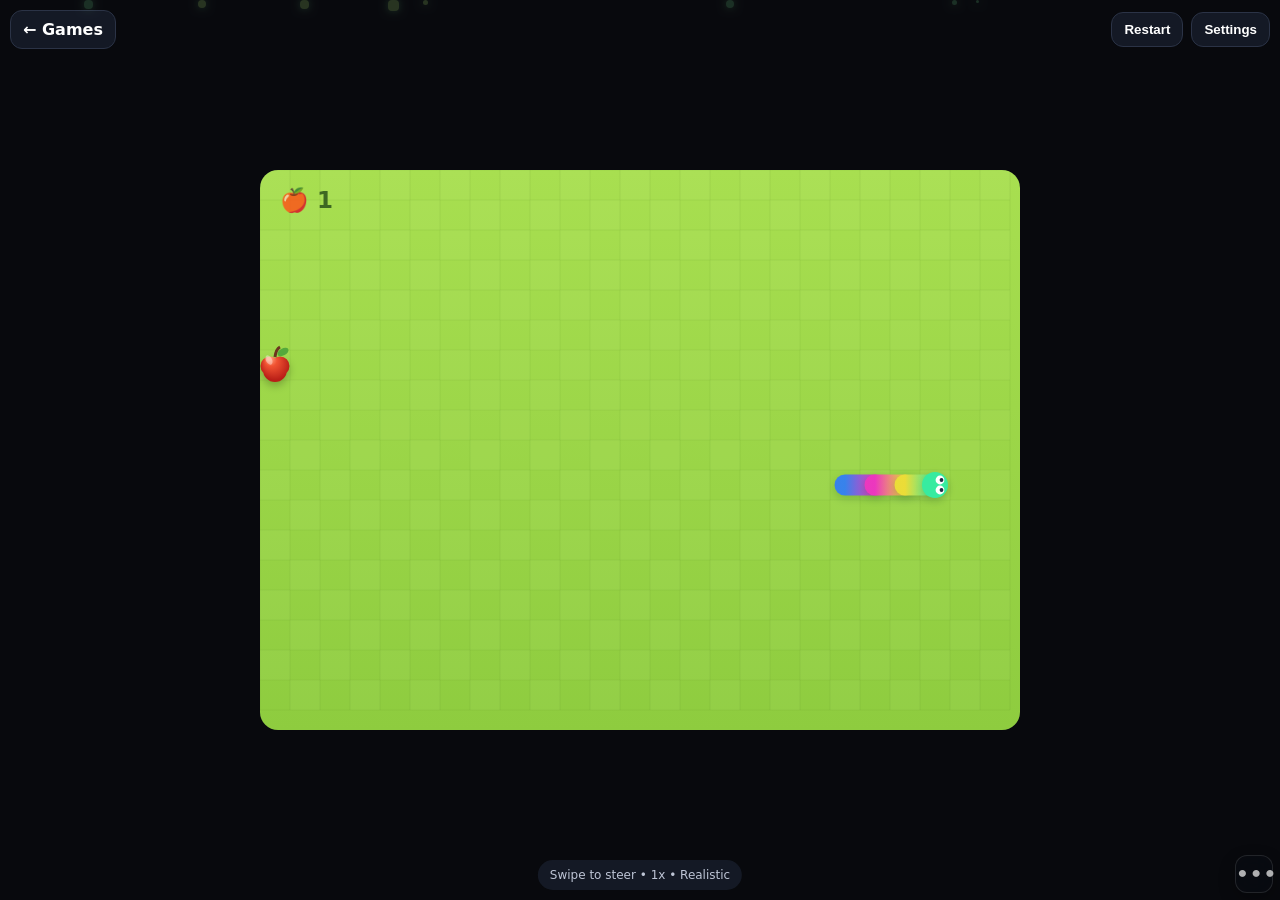
<file: games/snake.html>
<!doctype html>
<html>
<head>
<meta name="viewport" content="width=device-width,initial-scale=1,maximum-scale=1,user-scalable=no,viewport-fit=cover">
<title>Snake - Arcade Hub</title>
<style>
*{box-sizing:border-box}
html,body{margin:0;height:100%;background:#08090d;color:#fff;font-family:-apple-system,BlinkMacSystemFont,"Segoe UI",system-ui,sans-serif;overflow:hidden}
body{display:grid;place-items:center}
canvas{width:min(100vw,760px);height:min(78vh,560px);background:#0e1320;touch-action:none;border-radius:18px}
.top{position:fixed;top:max(10px,env(safe-area-inset-top));left:10px;right:82px;display:flex;justify-content:space-between;align-items:center;gap:10px;z-index:2;pointer-events:none}
.topActions{display:flex;gap:8px;pointer-events:auto}.top a,.top button{pointer-events:auto;color:#fff;background:rgba(23,28,40,.9);border:1px solid #2b3346;padding:9px 12px;border-radius:12px;text-decoration:none;font-weight:700;backdrop-filter:blur(10px)}
.hint{position:fixed;bottom:max(10px,env(safe-area-inset-bottom));left:50%;transform:translateX(-50%);background:rgba(23,28,40,.9);padding:8px 12px;border-radius:999px;color:#bec5d6;font-size:12px;white-space:nowrap;z-index:2}
#snakeSettings{position:fixed;z-index:100001;inset:0;background:rgba(0,0,0,.68);display:none;place-items:center;padding:18px}
#snakeSettings.open{display:grid}
#snakeSettings .box{width:min(92vw,370px);background:#11151f;border:1px solid #30384b;border-radius:22px;padding:18px;box-shadow:0 24px 70px #0008}
#snakeSettings h2{margin:0 0 5px;font-size:23px}#snakeSettings .muted{margin:0 0 16px;color:#9da6ba;font-size:13px}
.styleChoice{display:grid;grid-template-columns:1fr 1fr;gap:9px;margin-top:10px}.styleChoice button{border:1px solid #343d52;background:#1b2230;color:#fff;border-radius:14px;padding:13px 10px;font-weight:800;font-size:14px}.styleChoice button.active{background:#eef8e9;color:#173715;border-color:#9bd37d}
.settingPreview{margin-top:14px;border:1px solid #2a3243;border-radius:16px;padding:12px;color:#bec5d6;font-size:13px;line-height:1.4}
.closeSettings{width:100%;margin-top:14px;border:1px solid #343d52;background:#1b2230;color:#fff;border-radius:13px;padding:12px;font-weight:800}
</style>
</head>
<body>
<div class="top"><a href="../index.html">← Games</a><div class="topActions"><button id="restartBtn">Restart</button><button id="settingsBtn">Settings</button></div></div>
<canvas id="c" width="760" height="560"></canvas>
<div class="hint" id="hint">Swipe to steer</div>
<div id="snakeSettings" aria-hidden="true"><div class="box"><h2>Snake Settings</h2><p class="muted">Choose how the game looks. This setting is separate from the secret admin panel.</p><b>Visual style</b><div class="styleChoice"><button id="realisticBtn">Realistic</button><button id="classicBtn">Classic</button></div><div class="settingPreview" id="styleDescription"></div><button class="closeSettings" id="closeSettings">Done</button></div></div>
<script src="../admin.js"></script>
<script>
const c=document.getElementById('c'),x=c.getContext('2d'),COLS=25,ROWS=18,CELL=30,DIRS=[{x:1,y:0},{x:-1,y:0},{x:0,y:1},{x:0,y:-1}],STYLE_KEY='snakeVisualStyle';
let s,dir,food,last=performance.now(),tickBank=0,dead=false,won=false,visualStyle=localStorage.getItem(STYLE_KEY)||'realistic';
const admin=()=>window.ArcadeAdmin?.getSettings?.()||{god:false,speed:1,snakeAuto:false};
const key=p=>p.x+','+p.y,same=(a,b)=>a.x===b.x&&a.y===b.y,inside=p=>p.x>=0&&p.y>=0&&p.x<COLS&&p.y<ROWS;
function speedValue(){const v=Number(admin().speed);return Number.isFinite(v)&&v>0?v:1}
function isRealistic(){return visualStyle==='realistic'}
function setVisualStyle(style){visualStyle=style==='classic'?'classic':'realistic';localStorage.setItem(STYLE_KEY,visualStyle);syncSettings()}
function syncSettings(){realisticBtn.classList.toggle('active',isRealistic());classicBtn.classList.toggle('active',!isRealistic());styleDescription.textContent=isRealistic()?'Rounded rainbow snake, eyes, grass grid, shadows and detailed apples.':'Original Arcade Hub look with square snake blocks and a simple red food square.'}
function openSettings(){syncSettings();snakeSettings.classList.add('open');snakeSettings.setAttribute('aria-hidden','false')}
function closeGameSettings(){snakeSettings.classList.remove('open');snakeSettings.setAttribute('aria-hidden','true')}
settingsBtn.onclick=openSettings;closeSettings.onclick=closeGameSettings;realisticBtn.onclick=()=>setVisualStyle('realistic');classicBtn.onclick=()=>setVisualStyle('classic');snakeSettings.addEventListener('pointerdown',e=>{if(e.target===snakeSettings)closeGameSettings()});
function norm(p,wrap){return wrap?{x:(p.x+COLS)%COLS,y:(p.y+ROWS)%ROWS}:p}
function spawnFood(){const free=[];for(let yy=0;yy<ROWS;yy++)for(let xx=0;xx<COLS;xx++)if(!s.some(q=>q.x===xx&&q.y===yy))free.push({x:xx,y:yy});if(!free.length){food=null;won=true;dead=true;return}food=free[Math.floor(Math.random()*free.length)]}
function reset(){s=[{x:10,y:10},{x:9,y:10},{x:8,y:10}];dir={x:1,y:0};dead=false;won=false;last=performance.now();tickBank=0;food={x:15,y:10}}
restartBtn.onclick=reset;
function setd(a,b){if(admin().snakeAuto)return;if(dir.x!==-a||dir.y!==-b)dir={x:a,y:b}}
addEventListener('keydown',e=>{if(e.key==='ArrowUp')setd(0,-1);if(e.key==='ArrowDown')setd(0,1);if(e.key==='ArrowLeft')setd(-1,0);if(e.key==='ArrowRight')setd(1,0)});
let sx,sy;c.addEventListener('pointerdown',e=>{sx=e.clientX;sy=e.clientY});c.addEventListener('pointerup',e=>{if(admin().snakeAuto)return;const dx=e.clientX-sx,dy=e.clientY-sy;if(Math.abs(dx)<8&&Math.abs(dy)<8)return;if(Math.abs(dx)>Math.abs(dy))setd(dx>0?1:-1,0);else setd(0,dy>0?1:-1)});
function neighbors(p,wrap){const out=[];for(const d of DIRS){const n=norm({x:p.x+d.x,y:p.y+d.y},wrap);if(wrap||inside(n))out.push(n)}return out}
function curFromKey(k){const [a,b]=k.split(',').map(Number);return{x:a,y:b}}
function findPath(start,target,body,wrap){if(!target)return null;const blocked=new Set(body.slice(0,-1).map(key));blocked.delete(key(start));const q=[start],seen=new Set([key(start)]),prev=new Map();for(let i=0;i<q.length;i++){const cur=q[i];if(same(cur,target)){const path=[];let k=key(cur);while(k!==key(start)){path.unshift(curFromKey(k));k=prev.get(k)}return path}for(const n of neighbors(cur,wrap)){const nk=key(n);if(seen.has(nk)||blocked.has(nk))continue;seen.add(nk);prev.set(nk,key(cur));q.push(n)}}return null}
function simulateMove(n){const eat=food&&same(n,food),body=[n,...s.map(q=>({...q}))];if(!eat)body.pop();return{body,eat}}
function tailReachable(body,wrap){if(body.length<4)return true;return !!findPath(body[0],body[body.length-1],body,wrap)}
function freeArea(start,body,wrap){const blocked=new Set(body.slice(0,-1).map(key));blocked.delete(key(start));const q=[start],seen=new Set([key(start)]);for(let i=0;i<q.length;i++)for(const n of neighbors(q[i],wrap)){const nk=key(n);if(seen.has(nk)||blocked.has(nk))continue;seen.add(nk);q.push(n)}return seen.size}
function directionTo(a,b,wrap){let dx=b.x-a.x,dy=b.y-a.y;if(wrap){if(dx>1)dx=-1;if(dx<-1)dx=1;if(dy>1)dy=-1;if(dy<-1)dy=1}return{x:Math.sign(dx),y:Math.sign(dy)}}
function candidateSafe(n,wrap){if(!wrap&&!inside(n))return false;const eat=food&&same(n,food),bodyToCheck=eat?s:s.slice(0,-1);return !bodyToCheck.some(q=>same(q,n))}
function autoDirection(wrap){const head=s[0],toFood=findPath(head,food,s,wrap);if(toFood&&toFood.length){const next=toFood[0],sim=simulateMove(next);if(tailReachable(sim.body,wrap)||sim.body.length<8)return directionTo(head,next,wrap)}const toTail=findPath(head,s[s.length-1],s,wrap);if(toTail&&toTail.length){const next=toTail[0];if(candidateSafe(next,wrap))return directionTo(head,next,wrap)}let best=null,bestScore=-1e9;for(const n0 of neighbors(head,wrap)){const n=norm(n0,wrap);if(!candidateSafe(n,wrap))continue;const sim=simulateMove(n),area=freeArea(n,sim.body,wrap),dist=food?Math.abs(n.x-food.x)+Math.abs(n.y-food.y):0,score=area*100-dist;if(score>bestScore){bestScore=score;best=n}}return best?directionTo(head,best,wrap):null}
function step(){const a=admin(),wrap=!!a.god;if(a.snakeAuto){const nd=autoDirection(wrap);if(nd)dir=nd;else if(!a.god){dead=true;return}}const h=norm({x:s[0].x+dir.x,y:s[0].y+dir.y},wrap);if(!wrap&&!inside(h)){dead=true;return}const eat=food&&same(h,food),bodyToCheck=eat?s:s.slice(0,-1);if(!a.god&&bodyToCheck.some(q=>same(q,h))){dead=true;return}s.unshift(h);if(eat)spawnFood();else s.pop()}
function drawClassic(){x.fillStyle='#0e1320';x.fillRect(0,0,760,560);for(let i=s.length-1;i>=0;i--){x.fillStyle=i===0?'#8bff9e':'#5ee18a';x.fillRect(s[i].x*CELL+5,s[i].y*CELL+5,24,24)}if(food){x.fillStyle='#ff5f6d';x.fillRect(food.x*CELL+5,food.y*CELL+5,24,24)}}
function pt(q){return{x:q.x*CELL+CELL/2,y:q.y*CELL+CELL/2}}
function rainbow(t){const h=(215+t*300)%360;return `hsl(${h} 82% 57%)`}
function drawGrass(){const g=x.createLinearGradient(0,0,0,560);g.addColorStop(0,'#a8df50');g.addColorStop(1,'#8ecc3f');x.fillStyle=g;x.fillRect(0,0,760,560);x.strokeStyle='rgba(87,132,35,.12)';x.lineWidth=1;for(let xx=0;xx<=750;xx+=CELL){x.beginPath();x.moveTo(xx,0);x.lineTo(xx,540);x.stroke()}for(let yy=0;yy<=540;yy+=CELL){x.beginPath();x.moveTo(0,yy);x.lineTo(750,yy);x.stroke()}x.fillStyle='rgba(255,255,255,.035)';for(let yy=0;yy<ROWS;yy++)for(let xx=0;xx<COLS;xx++)if((xx+yy)%2===0)x.fillRect(xx*CELL,yy*CELL,CELL,CELL)}
function drawApple(){if(!food)return;const p=pt(food);x.save();x.shadowColor='rgba(0,0,0,.24)';x.shadowBlur=9;x.shadowOffsetY=4;const rg=x.createRadialGradient(p.x-6,p.y-7,2,p.x,p.y,15);rg.addColorStop(0,'#ff9b78');rg.addColorStop(.32,'#f05232');rg.addColorStop(1,'#b91f17');x.fillStyle=rg;x.beginPath();x.arc(p.x-5,p.y+1,9.5,0,Math.PI*2);x.arc(p.x+5,p.y+1,9.5,0,Math.PI*2);x.arc(p.x,p.y+5,12,0,Math.PI*2);x.fill();x.shadowColor='transparent';x.fillStyle='rgba(255,255,255,.38)';x.beginPath();x.ellipse(p.x-6,p.y-5,3,5,-.5,0,Math.PI*2);x.fill();x.strokeStyle='#6c351e';x.lineWidth=3;x.beginPath();x.moveTo(p.x,p.y-8);x.quadraticCurveTo(p.x+1,p.y-16,p.x+5,p.y-18);x.stroke();x.fillStyle='#54a93b';x.beginPath();x.ellipse(p.x+8,p.y-13,6,3.5,-.5,0,Math.PI*2);x.fill();x.restore()}
function drawRealisticSnake(){if(!s.length)return;const points=s.map(pt);x.save();x.lineCap='round';x.lineJoin='round';x.shadowColor='rgba(28,72,40,.22)';x.shadowBlur=8;x.shadowOffsetY=3;for(let i=points.length-1;i>0;i--){const a=points[i],b=points[i-1],grad=x.createLinearGradient(a.x,a.y,b.x,b.y);const t1=1-i/Math.max(1,points.length-1),t2=1-(i-1)/Math.max(1,points.length-1);grad.addColorStop(0,rainbow(t1));grad.addColorStop(1,rainbow(t2));x.strokeStyle=grad;x.lineWidth=21;x.beginPath();x.moveTo(a.x,a.y);x.lineTo(b.x,b.y);x.stroke()}const head=points[0];x.shadowColor='rgba(28,72,40,.18)';x.fillStyle=rainbow(1);x.beginPath();x.arc(head.x,head.y,13,0,Math.PI*2);x.fill();x.shadowColor='transparent';const perp={x:-dir.y,y:dir.x},forward={x:dir.x,y:dir.y};for(const side of [-1,1]){const ex=head.x+forward.x*5+perp.x*side*5,ey=head.y+forward.y*5+perp.y*side*5;x.fillStyle='#fff';x.beginPath();x.arc(ex,ey,4.4,0,Math.PI*2);x.fill();x.fillStyle='#1e2b45';x.beginPath();x.arc(ex+forward.x*1.5,ey+forward.y*1.5,1.9,0,Math.PI*2);x.fill()}x.restore()}
function drawRealistic(){drawGrass();drawApple();drawRealisticSnake()}
function drawHud(a){x.fillStyle=isRealistic()?'rgba(38,78,24,.82)':'rgba(255,255,255,.95)';x.font='800 23px system-ui';x.textAlign='left';x.fillText('🍎 '+(s.length-3),20,38);if(a.snakeAuto){x.textAlign='right';x.fillStyle=isRealistic()?'#173715':'#8bff9e';x.font='900 17px system-ui';x.fillText('AUTOPILOT',735,38);x.textAlign='left';hint.textContent=`Autopilot • ${speedValue()}x`}else hint.textContent=isRealistic()?`Swipe to steer • ${speedValue()}x • Realistic`:`Swipe to steer • ${speedValue()}x • Classic`;if(dead){x.fillStyle='rgba(0,0,0,.62)';x.fillRect(150,220,460,112);x.fillStyle='#fff';x.textAlign='center';x.font='900 38px system-ui';x.fillText(won?'BOARD CLEARED':'GAME OVER',380,267);x.font='700 18px system-ui';x.fillText('Tap Restart to play again',380,305);x.textAlign='left'}}
function loop(n){const a=admin(),dt=Math.min(.12,Math.max(0,(n-last)/1000||0));last=n;if(!dead){tickBank+=dt*speedValue()/0.095;let steps=Math.floor(tickBank);if(steps>120){steps=120;tickBank=0}else tickBank-=steps;for(let i=0;i<steps&&!dead;i++)step()}if(isRealistic())drawRealistic();else drawClassic();drawHud(a);requestAnimationFrame(loop)}
addEventListener('arcade-admin-command',e=>{if(e.detail.command==='boost'){for(let i=0;i<5;i++){const tail=s[s.length-1];s.push({...tail})}}if(e.detail.command==='reset')reset()});
syncSettings();reset();requestAnimationFrame(loop);
</script>
</body>
</html>
</file>
<file: games/pool.css>
*{box-sizing:border-box;-webkit-tap-highlight-color:transparent}html,body{margin:0;width:100%;height:100%;overflow:hidden;background:#04070c;color:#fff;font-family:-apple-system,BlinkMacSystemFont,"Segoe UI",system-ui,sans-serif}body{--felt:#1597b8;--felt2:#0a6986;--rail:#9a3439;--rail2:#3d151b;--accent:#75eaff;background:radial-gradient(circle at 50% -15%,#153453,#07111d 40%,#03060a 85%);touch-action:none}body[data-skin="neon"]{--felt:#078c88;--felt2:#075166;--rail:#2b4278;--rail2:#111a36;--accent:#72eeff}body[data-skin="royal"]{--felt:#2d65b4;--felt2:#193b72;--rail:#a13b31;--rail2:#4a1713;--accent:#ffd96d}body[data-skin="ice"]{--felt:#77c7d8;--felt2:#397f92;--rail:#d7e9ee;--rail2:#718b95;--accent:#f2fdff}button,a,input{font:inherit}.top{position:fixed;z-index:40;top:max(5px,env(safe-area-inset-top));left:5px;right:5px;height:61px;display:grid;grid-template-columns:38px minmax(0,1fr) 38px;gap:6px;align-items:center;pointer-events:none}.top>*{pointer-events:auto}.menu,.ballMenu{width:38px;height:38px;border:1px solid rgba(255,255,255,.22);display:grid;place-items:center;color:#fff;text-decoration:none;font-weight:1000;box-shadow:0 3px 0 #0007,inset 0 1px #ffffff2c}.menu{border-radius:8px;background:linear-gradient(#55c64b,#20862b);font-size:19px}.ballMenu{border-radius:50%;background:radial-gradient(circle at 38% 32%,#fff 0 26%,#d9dce0 28% 53%,#7a8791 72%,#252d36 100%);color:#9d1015;font-size:13px}.score{height:55px;display:grid;grid-template-columns:minmax(0,1fr) 58px minmax(0,1fr);border:1px solid #324b62;border-radius:8px;overflow:hidden;background:linear-gradient(#142a40,#071522);box-shadow:0 6px 17px #000a}.player{position:relative;display:grid;grid-template-columns:39px minmax(0,1fr);gap:6px;align-items:center;padding:4px 6px;min-width:0;background:linear-gradient(#18334d,#0a1827)}.player.right{grid-template-columns:minmax(0,1fr) 39px;text-align:right}.player.active:after{content:"";position:absolute;left:0;right:0;bottom:0;height:3px;background:linear-gradient(90deg,#ffd846,var(--accent),#ffd846);box-shadow:0 0 8px var(--accent)}.avatar{width:37px;height:41px;border-radius:5px;display:grid;place-items:center;border:2px solid #c9ecff;background:linear-gradient(145deg,#f1c9ac 0 25%,#6b4131 26% 42%,#203952 43%);box-shadow:inset 0 0 0 2px #2a3e54;font-size:8px;font-weight:1000}.right .avatar{background:linear-gradient(145deg,#bf8a74 0 24%,#3a241e 25% 42%,#4b2630 43%)}.info{min-width:0}.nameLine{display:flex;align-items:center;gap:4px;min-width:0}.right .nameLine{justify-content:flex-end}.lvl{min-width:24px;height:18px;display:grid;place-items:center;clip-path:polygon(50% 0,61% 22%,85% 15%,82% 40%,100% 50%,82% 61%,85% 86%,60% 80%,50% 100%,39% 80%,14% 86%,18% 61%,0 50%,18% 39%,14% 15%,39% 22%);background:linear-gradient(#91db5d,#398b2d);font-size:7px;font-weight:1000}.pname{font-size:10px;font-weight:950;white-space:nowrap;overflow:hidden;text-overflow:ellipsis;max-width:90px}.group{font-size:7px;color:#91a5b8;font-weight:850;margin-top:1px}.rackdots{height:13px;display:flex;gap:2px;align-items:center;margin-top:2px}.right .rackdots{justify-content:flex-end}.dot{width:10px;height:10px;border-radius:50%;border:1px solid #dbe7f0;background:radial-gradient(circle at 35% 30%,#fff 0 14%,#28323b 17% 100%)}.dot.on{background:radial-gradient(circle at 35% 30%,#fff 0 14%,#f1cc31 17% 48%,#ce4431 50% 100%)}.pot{position:relative;display:grid;place-items:center;background:linear-gradient(#1e2d3a,#0b131d);border-left:1px solid #3b5468;border-right:1px solid #3b5468;color:#ffd84c}.pot:before{content:"◈";font-size:17px}.pot:after{content:"45";position:absolute;bottom:3px;color:#fff;font-size:8px;font-weight:1000}#stage{position:fixed;inset:0 36px 0 0;display:grid;place-items:center;overflow:hidden}canvas{display:block;width:auto;height:100dvh;max-width:100%;max-height:100dvh;aspect-ratio:15/7;touch-action:none;filter:drop-shadow(0 12px 28px #000d)}#power{position:fixed;z-index:31;right:max(4px,env(safe-area-inset-right));top:max(62px,calc(env(safe-area-inset-top) + 54px));bottom:max(5px,env(safe-area-inset-bottom));width:31px;padding:6px 5px;display:flex;flex-direction:column;align-items:center;gap:4px;border:1px solid #40566b;border-radius:8px;background:linear-gradient(90deg,#172536,#090f18 55%,#1c2b3b);box-shadow:inset 0 0 0 2px #03060b,0 4px 14px #000a}#power label{font-size:7px;font-weight:1000;color:#8198aa;writing-mode:vertical-rl;transform:rotate(180deg);letter-spacing:.08em}.track{position:relative;flex:1;width:13px;border:1px solid #374b5d;border-radius:999px;background:#05080c;overflow:hidden;box-shadow:inset 0 0 7px #000}.fill{position:absolute;left:1px;right:1px;bottom:1px;height:58%;border-radius:999px;background:linear-gradient(0deg,#5fd45c 0 27%,#f0dc43 47%,#f08b35 68%,#e04444 100%)}#powerRange{position:absolute;inset:0;width:100%;height:100%;opacity:0;writing-mode:vertical-lr;direction:rtl}#pct{font-size:8px;font-weight:1000;color:#dbe8f0}.tools{position:fixed;z-index:32;left:6px;bottom:max(4px,env(safe-area-inset-bottom));display:flex;gap:4px}.small,.shoot{height:31px;border-radius:7px;font-size:8px;font-weight:950;box-shadow:0 2px 7px #0009}.small{padding:0 8px;border:1px solid #314a5f;background:linear-gradient(#162b40,#091521);color:#dce8f1}.shoot{position:fixed;right:40px;bottom:max(4px,env(safe-area-inset-bottom));min-width:64px;padding:0 10px;border:1px solid #d7e6ee;background:linear-gradient(#fff,#bdcdd6);color:#101922}.shoot:disabled{opacity:.35}.status{position:fixed;z-index:25;left:50%;bottom:max(5px,env(safe-area-inset-bottom));transform:translateX(-50%);max-width:40vw;padding:4px 8px;border-radius:999px;background:#06101aa8;border:1px solid #ffffff14;color:#8da4b6;font-size:8px;font-weight:850;white-space:nowrap;overflow:hidden;text-overflow:ellipsis;pointer-events:none}.rotate{display:none}.portraitGate{display:none;position:fixed;z-index:200000;inset:0;background:radial-gradient(circle at 50% 30%,#173955,#07111d 46%,#03060a 100%);align-items:center;justify-content:center;padding:28px;text-align:center}.portraitGate .gateBox{width:min(88vw,360px);padding:24px 18px;border-radius:24px;border:1px solid #35536b;background:#0b1723e8;box-shadow:0 24px 70px #000b}.portraitGate .phone{font-size:54px;display:block;transform:rotate(90deg);margin-bottom:14px}.portraitGate h2{margin:0 0 8px;font-size:25px}.portraitGate p{margin:0;color:#9db1c1;line-height:1.45;font-size:14px}.overlay{position:fixed;z-index:100000;inset:0;display:grid;place-items:center;padding:16px;background:#02060bd9;backdrop-filter:blur(10px)}.overlay.hidden{display:none}.panel{width:min(92vw,460px);max-height:86dvh;overflow:auto;background:#0b1621;border:1px solid #304b61;border-radius:21px;padding:18px;text-align:center;box-shadow:0 28px 80px #000c}.panel h1,.panel h2{margin:0 0 7px}.panel p{margin:0 0 14px;color:#97aabd;font-size:13px;line-height:1.45}.modes{display:grid;grid-template-columns:repeat(3,1fr);gap:7px;margin:13px 0}.mode,.big,.spinChoice button{border:1px solid #314d63;border-radius:11px;font-weight:900}.mode{padding:11px 5px;background:#13283a;color:#fff}.mode span{display:block;margin-top:3px;color:#8298aa;font-size:8px}.mode.active,.big{background:#eef8ff;color:#0d1720}.mode.active span{color:#52697a}.big{width:100%;padding:11px;margin-top:7px}.big.alt{background:#13283a;color:#fff}.stats{display:grid;grid-template-columns:repeat(3,1fr);gap:7px;margin:12px 0}.stats div{padding:9px 5px;border:1px solid #2a4358;border-radius:11px;background:#07111a}.stats b{display:block;font-size:18px}.stats span{font-size:8px;color:#7f95a8;font-weight:900}.spinChoice{display:grid;grid-template-columns:repeat(3,1fr);gap:7px;margin:12px 0}.spinChoice button{padding:11px;background:#13283a;color:#fff}.spinChoice button.active{background:#eef8ff;color:#0d1720}.cueGrid{display:grid;grid-template-columns:repeat(2,1fr);gap:8px;margin:12px 0}.cueCard{border:1px solid #314d63;border-radius:12px;background:#0d1c2a;color:#fff;padding:10px;text-align:left}.cueCard.active{border-color:#78eaff;box-shadow:inset 0 0 0 1px #78eaff55}.cueStick{height:9px;border-radius:999px;margin-bottom:8px;box-shadow:inset 0 1px #ffffff55,0 3px 8px #0008}.cueCard b{font-size:11px}.cueCard span{display:block;color:#8fa7b9;font-size:8px;margin-top:3px}.cueCard em{display:block;color:#ffd95f;font-size:8px;font-style:normal;font-weight:950;margin-top:5px}@media(max-width:720px){.top{grid-template-columns:34px minmax(0,1fr) 34px}.menu,.ballMenu{width:34px;height:34px}.score{grid-template-columns:minmax(0,1fr) 44px minmax(0,1fr)}.player{grid-template-columns:30px minmax(0,1fr);padding:3px 4px;gap:4px}.player.right{grid-template-columns:minmax(0,1fr) 30px}.avatar{width:29px;height:34px}.lvl{display:none}.pname{font-size:9px}.dot{width:8px;height:8px}.status{display:none}}@media(orientation:portrait){.portraitGate{display:flex}.top,#stage,#power,.tools,.shoot,.status,.overlay{visibility:hidden!important;pointer-events:none!important}}@media(orientation:landscape){.portraitGate{display:none}.top{top:max(3px,env(safe-area-inset-top));left:max(4px,env(safe-area-inset-left));right:max(39px,calc(env(safe-area-inset-right) + 35px));height:55px}.score{height:51px}.menu,.ballMenu{width:36px;height:36px}.player{padding:4px 6px}.avatar{width:31px;height:36px}.pname{font-size:10px}.group{font-size:7px}.rackdots{margin-top:1px}.dot{width:8px;height:8px}#stage{inset:0 max(35px,env(safe-area-inset-right)) 0 max(0px,env(safe-area-inset-left))}canvas{height:100dvh;width:auto;max-width:100%;max-height:100dvh}.tools{left:max(6px,env(safe-area-inset-left));bottom:max(5px,env(safe-area-inset-bottom))}.small,.shoot{height:34px;font-size:9px}.shoot{right:max(40px,calc(env(safe-area-inset-right) + 36px));bottom:max(5px,env(safe-area-inset-bottom));min-width:72px}.status{bottom:max(7px,env(safe-area-inset-bottom));max-width:42vw}#power{top:max(61px,calc(env(safe-area-inset-top) + 54px));bottom:max(5px,env(safe-area-inset-bottom));width:31px}}
</file>
